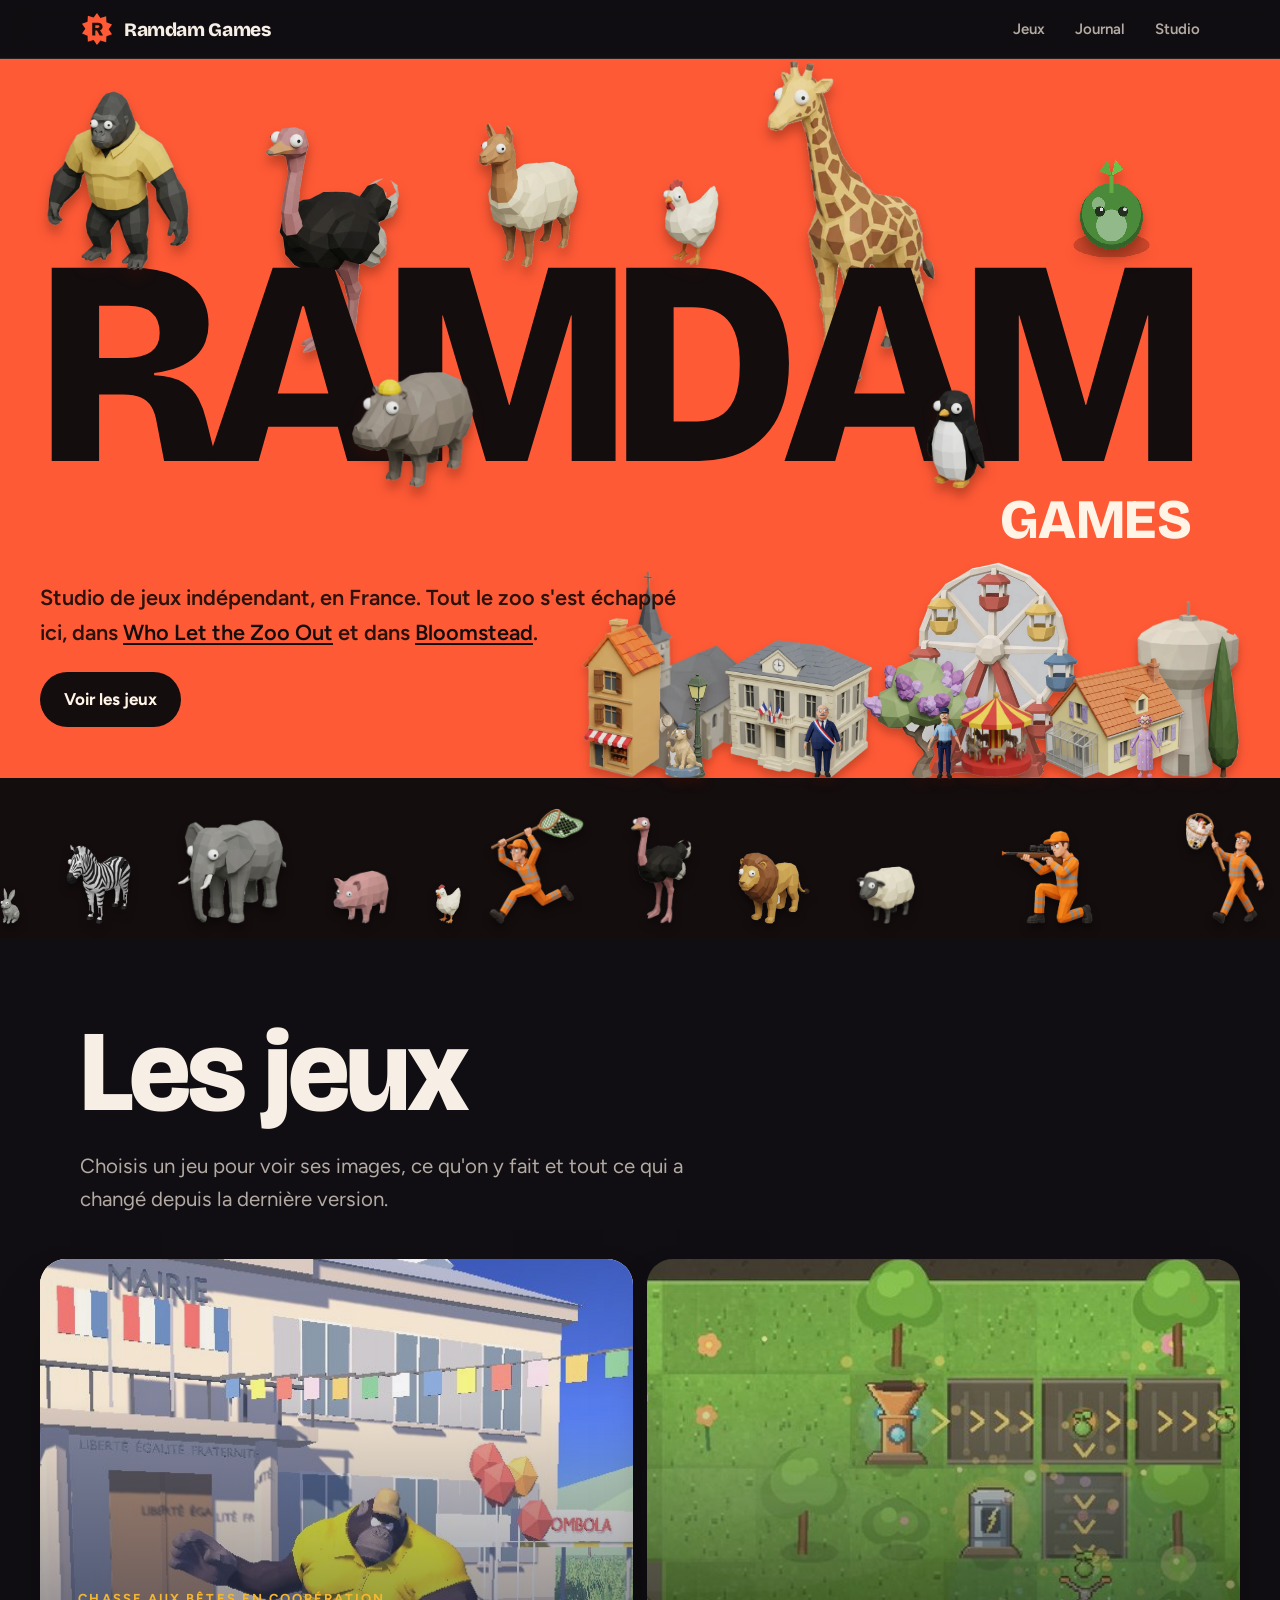
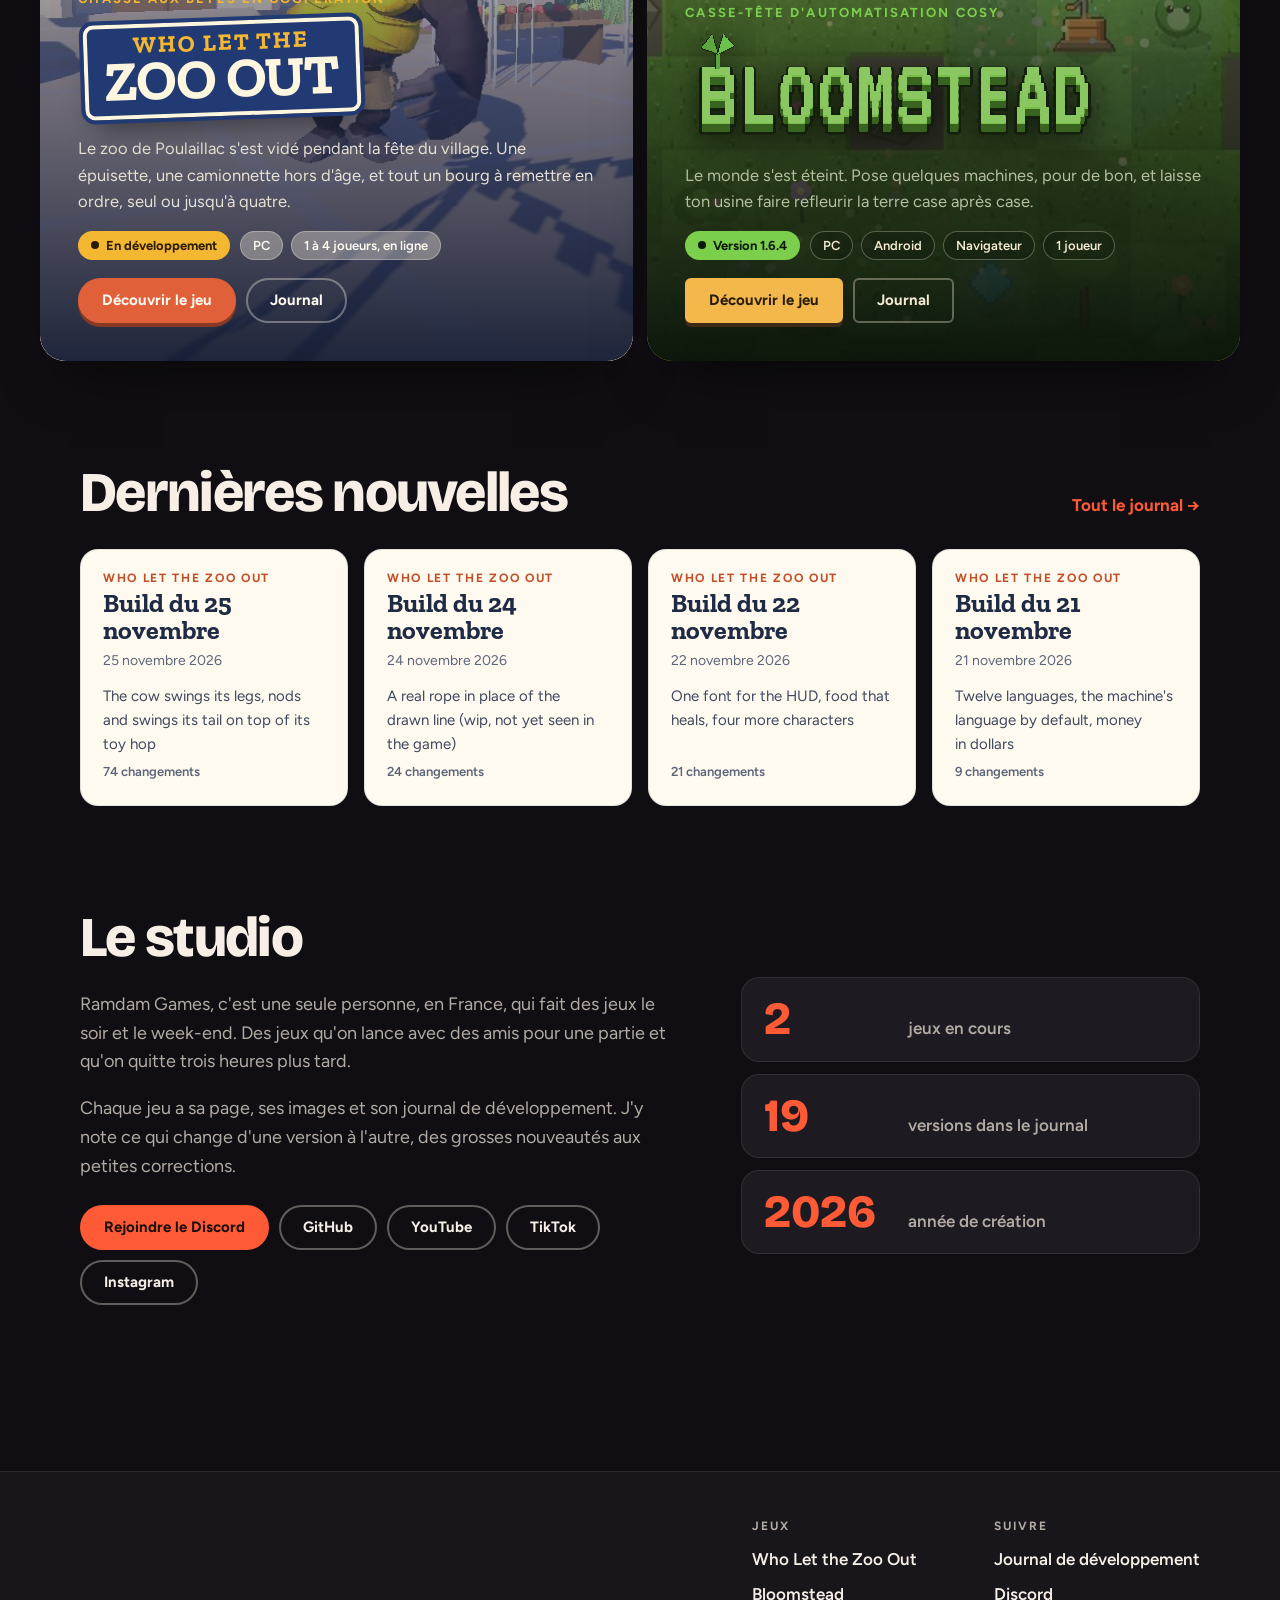
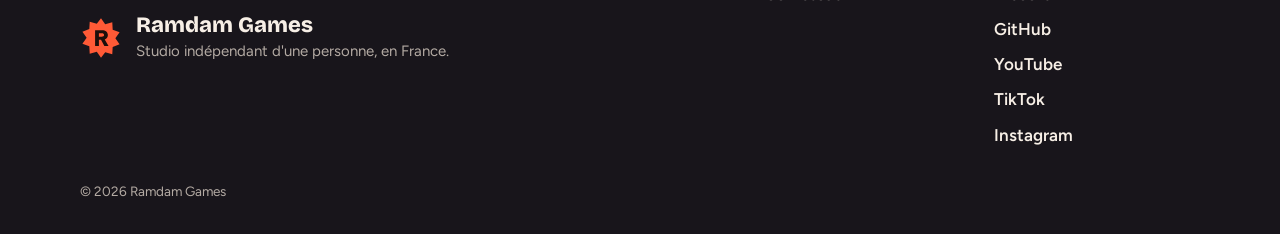
<file: docs/index.html>
<!doctype html>
<html lang="fr">
<head>
<meta charset="utf-8">
<meta name="viewport" content="width=device-width, initial-scale=1">
<title>Ramdam Games</title>
<meta name="description" content="Studio de jeux indépendant d&#x27;une personne, en France. Dans Who Let the Zoo Out, tout le zoo de Poulaillac s&#x27;est échappé pendant la fête du village et il faut le rattraper, seul ou jusqu&#x27;à quatre. Dans Bloomstead, de petites machines font refleurir un monde éteint, case après case.">
<meta property="og:title" content="Ramdam Games">
<meta property="og:description" content="Studio de jeux indépendant d&#x27;une personne, en France. Dans Who Let the Zoo Out, tout le zoo de Poulaillac s&#x27;est échappé pendant la fête du village et il faut le rattraper, seul ou jusqu&#x27;à quatre. Dans Bloomstead, de petites machines font refleurir un monde éteint, case après case.">
<meta property="og:type" content="website">
<meta property="og:site_name" content="Ramdam Games">
<meta property="og:locale" content="fr_FR">
<meta name="theme-color" content="#ff5a36">
<meta property="og:url" content="https://ramdam-games.github.io/">
<meta property="og:image" content="https://ramdam-games.github.io/assets/og/home.jpg?v=7d26efac">
<meta property="og:image:width" content="1200">
<meta property="og:image:height" content="630">
<meta property="og:image:alt" content="Ramdam Games">
<meta name="twitter:image" content="https://ramdam-games.github.io/assets/og/home.jpg?v=7d26efac">
<meta name="twitter:card" content="summary_large_image">
<link rel="icon" href="assets/favicon.svg" type="image/svg+xml">
<link rel="preconnect" href="https://fonts.googleapis.com">
<link rel="preconnect" href="https://fonts.gstatic.com" crossorigin>
<link rel="stylesheet" href="https://fonts.googleapis.com/css2?family=Bricolage+Grotesque:opsz,wght@12..96,500;12..96,700;12..96,800&family=Figtree:wght@400;500;600;700&family=Zilla+Slab:wght@500;700&family=VT323&display=swap">
<link rel="stylesheet" href="assets/site.css?v=8e3ceaf0">
</head>
<body class="t-studio home">
<header class="nav">
  <div class="nav-in">
    <a class="brand" href="index.html"><svg class="mark" width="34" height="34" viewBox="0 0 64 64" aria-hidden="true"><path d="M32 2l6.4 9.2 10.8-3.1.6 11.2 10.5 4-6.4 9.2 6.4 9.2-10.5 4-.6 11.2-10.8-3.1L32 62l-6.4-9.2-10.8 3.1-.6-11.2-10.5-4 6.4-9.2-6.4-9.2 10.5-4 .6-11.2 10.8 3.1z" fill="var(--brand)"/><path d="M23 44V20h10.5c5.6 0 9 3 9 7.6 0 3.3-1.8 5.6-4.8 6.6L43.5 44h-6.4l-5.1-9.2h-3.2V44zm5.8-14h4.2c2.4 0 3.7-1 3.7-2.6 0-1.7-1.3-2.6-3.7-2.6h-4.2z" fill="var(--brand-ink)"/></svg><span>Ramdam Games</span></a>
    <nav aria-label="Navigation principale">
      <a href="index.html#jeux">Jeux</a>
      <a href="journal.html">Journal</a>
      <a href="index.html#studio">Studio</a>
    </nav>
  </div>
</header>
<main>
<section class="ramdam" aria-label="Ramdam Games">
  <div class="ramdam-in">
    <h1 class="wordmark" aria-label="Ramdam Games">
      <span class="word" aria-hidden="true"><span>R</span><span>a</span><span>m</span><span>d</span><span>a</span><span>m</span></span>
      <img class="perch p-girafe back" src="assets/img/fourriere/cast/girafe.webp" alt="" style="--d:.55"><img class="perch p-autruche back" src="assets/img/fourriere/cast/autruche.webp" alt="" style="--d:.45"><img class="perch p-bernard" src="assets/img/fourriere/cast/bernard.webp" alt="" style="--d:1"><img class="perch p-lama" src="assets/img/fourriere/cast/lama.webp" alt="" style="--d:.8"><img class="perch p-sprout" src="assets/img/bloomstead/mascot.png" alt="" style="--d:.7"><img class="perch p-poule" src="assets/img/fourriere/cast/poule.webp" alt="" style="--d:.9"><img class="perch p-monique" src="assets/img/fourriere/cast/monique.webp" alt="" style="--d:1.25"><img class="perch p-manchot" src="assets/img/fourriere/cast/manchot.webp" alt="" style="--d:1.1">
      <span class="games" aria-hidden="true">games</span>
    </h1>
    <p class="ramdam-sub">Studio de jeux indépendant, en France. Tout le zoo s'est échappé ici, dans <a href="jeux/who-let-the-zoo-out/index.html">Who Let the Zoo Out</a> et dans <a href="jeux/bloomstead/index.html">Bloomstead</a>.</p>
    <a class="ramdam-down" href="#jeux">Voir les jeux</a>
    <div class="village" aria-hidden="true"><img src="assets/img/fourriere/village/eglise.webp" alt="" style="left:3%;height:96%;z-index:1;--d:.25;--i:0"><img src="assets/img/fourriere/village/granderoue.webp" alt="" style="left:49%;height:100%;z-index:1;--d:.25;--i:1"><img src="assets/img/fourriere/village/chateaueau.webp" alt="" style="left:84%;height:82%;z-index:1;--d:.25;--i:2"><img src="assets/img/fourriere/village/commerce1.webp" alt="" style="left:-1%;height:74%;z-index:2;--d:.4;--i:3"><img src="assets/img/fourriere/village/lampadaire.webp" alt="" style="left:15%;height:50%;z-index:3;--d:.5;--i:4"><img src="assets/img/fourriere/village/mairie.webp" alt="" style="left:21%;height:64%;z-index:2;--d:.4;--i:5"><img src="assets/img/fourriere/village/lilas.webp" alt="" style="left:42%;height:56%;z-index:2;--d:.45;--i:6"><img src="assets/img/fourriere/village/manege.webp" alt="" style="left:57%;height:40%;z-index:3;--d:.55;--i:7"><img src="assets/img/fourriere/village/pavillon3.webp" alt="" style="left:70%;height:56%;z-index:2;--d:.4;--i:8"><img src="assets/img/fourriere/village/cypres.webp" alt="" style="left:95%;height:66%;z-index:2;--d:.45;--i:9"><img src="assets/img/fourriere/cast/maire.webp" alt="" style="left:33%;height:34%;z-index:4;--d:.7;--i:10"><img src="assets/img/fourriere/village/mascotte.webp" alt="" style="left:11%;height:30%;z-index:4;--d:.7;--i:11"><img src="assets/img/fourriere/cast/garde.webp" alt="" style="left:52%;height:33%;z-index:4;--d:.7;--i:12"><img src="assets/img/fourriere/cast/mmepichon.webp" alt="" style="left:83%;height:30%;z-index:4;--d:.7;--i:13"></div>
  </div>
  <div class="parade" aria-hidden="true"><div class="parade-track"><img class="runner" src="assets/img/fourriere/cast/lapin.webp" alt="" style="--h:0.5"><img class="runner" src="assets/img/fourriere/cast/zebre.webp" alt="" style="--h:1.1"><img class="runner" src="assets/img/fourriere/cast/elephant.webp" alt="" style="--h:1.45"><img class="runner" src="assets/img/fourriere/cast/cochon.webp" alt="" style="--h:0.75"><img class="runner" src="assets/img/fourriere/cast/poule.webp" alt="" style="--h:0.55"><img class="chaser" src="assets/img/fourriere/cast/chasseur-filet.webp" alt="" style="--h:1.6"><img class="runner" src="assets/img/fourriere/cast/autruche.webp" alt="" style="--h:1.5"><img class="runner" src="assets/img/fourriere/cast/lion.webp" alt="" style="--h:1"><img class="runner" src="assets/img/fourriere/cast/mouton.webp" alt="" style="--h:0.8"><img class="hunter" src="assets/img/fourriere/cast/chasseur-fusil.webp" alt="" style="--h:1.3"><img class="chaser" src="assets/img/fourriere/cast/chasseur-prise.webp" alt="" style="--h:1.55"><img class="van" src="assets/img/fourriere/cast/camionnette.webp" alt="" style="--h:1.1"><img class="runner" src="assets/img/fourriere/cast/lapin.webp" alt="" style="--h:0.5"><img class="runner" src="assets/img/fourriere/cast/zebre.webp" alt="" style="--h:1.1"><img class="runner" src="assets/img/fourriere/cast/elephant.webp" alt="" style="--h:1.45"><img class="runner" src="assets/img/fourriere/cast/cochon.webp" alt="" style="--h:0.75"><img class="runner" src="assets/img/fourriere/cast/poule.webp" alt="" style="--h:0.55"><img class="chaser" src="assets/img/fourriere/cast/chasseur-filet.webp" alt="" style="--h:1.6"><img class="runner" src="assets/img/fourriere/cast/autruche.webp" alt="" style="--h:1.5"><img class="runner" src="assets/img/fourriere/cast/lion.webp" alt="" style="--h:1"><img class="runner" src="assets/img/fourriere/cast/mouton.webp" alt="" style="--h:0.8"><img class="hunter" src="assets/img/fourriere/cast/chasseur-fusil.webp" alt="" style="--h:1.3"><img class="chaser" src="assets/img/fourriere/cast/chasseur-prise.webp" alt="" style="--h:1.55"><img class="van" src="assets/img/fourriere/cast/camionnette.webp" alt="" style="--h:1.1"></div></div>
</section>

<section class="home-hero" id="jeux">
  <div class="home-head wrap">
    <h2>Les jeux</h2>
    <p class="lead">Choisis un jeu pour voir ses images, ce qu'on y fait et tout ce qui a changé depuis la dernière version.</p>
  </div>
  <div class="picker">
    <article class="pane t-fourriere" style="background-image:url('assets/img/fourriere/bernard-mairie.jpg')">
      <a class="pane-link" href="jeux/who-let-the-zoo-out/index.html" aria-label="Who Let the Zoo Out"></a>
      <div class="pane-shade"></div>
      <div class="pane-body">
        <p class="pane-genre">Chasse aux bêtes en coopération</p>
        <h2 class="pane-title title-sign"><span>Who Let the</span> Zoo Out</h2>
        <p class="pane-short">Le zoo de Poulaillac s&#x27;est vidé pendant la fête du village. Une épuisette, une camionnette hors d&#x27;âge, et tout un bourg à remettre en ordre, seul ou jusqu&#x27;à quatre.</p>
        <div class="pane-meta"><span class="status status-dev">En développement</span><ul class="pills"><li>PC</li><li>1 à 4 joueurs, en ligne</li></ul></div>
        <div class="pane-actions"><a class="btn" href="jeux/who-let-the-zoo-out/index.html">Découvrir le jeu</a><a class="btn ghost" href="jeux/who-let-the-zoo-out/journal.html">Journal</a></div>
      </div>
    </article><article class="pane t-bloomstead" style="background-image:url('assets/img/bloomstead/hero.jpg')">
      <a class="pane-link" href="jeux/bloomstead/index.html" aria-label="Bloomstead"></a>
      <div class="pane-shade"></div>
      <div class="pane-body">
        <p class="pane-genre">Casse-tête d&#x27;automatisation cosy</p>
        <h2 class="pane-title title-img"><img src="assets/img/bloomstead/logo.png" alt="Bloomstead" width="1600" height="480"></h2>
        <p class="pane-short">Le monde s&#x27;est éteint. Pose quelques machines, pour de bon, et laisse ton usine faire refleurir la terre case après case.</p>
        <div class="pane-meta"><span class="status status-live">Version 1.6.4</span><ul class="pills"><li>PC</li><li>Android</li><li>Navigateur</li><li>1 joueur</li></ul></div>
        <div class="pane-actions"><a class="btn" href="jeux/bloomstead/index.html">Découvrir le jeu</a><a class="btn ghost" href="jeux/bloomstead/journal.html">Journal</a></div>
      </div>
    </article>
  </div>
</section>

<section class="wrap block">
  <div class="block-head"><h2>Dernières nouvelles</h2><a class="more" href="journal.html">Tout le journal</a></div>
  <div class="news"><a class="news-card t-fourriere" href="jeux/who-let-the-zoo-out/journal.html#who-let-the-zoo-out-build-du-25-novembre">
      <span class="news-game">Who Let the Zoo Out</span>
      <strong>Build du 25 novembre</strong>
      <time datetime="2026-11-25">25 novembre 2026</time>
      <p>The cow swings its legs, nods and swings its tail on top of its toy hop</p>
      <span class="news-count">74 changements</span>
    </a><a class="news-card t-fourriere" href="jeux/who-let-the-zoo-out/journal.html#who-let-the-zoo-out-build-du-24-novembre">
      <span class="news-game">Who Let the Zoo Out</span>
      <strong>Build du 24 novembre</strong>
      <time datetime="2026-11-24">24 novembre 2026</time>
      <p>A real rope in place of the drawn line (wip, not yet seen in the game)</p>
      <span class="news-count">24 changements</span>
    </a><a class="news-card t-fourriere" href="jeux/who-let-the-zoo-out/journal.html#who-let-the-zoo-out-build-du-22-novembre">
      <span class="news-game">Who Let the Zoo Out</span>
      <strong>Build du 22 novembre</strong>
      <time datetime="2026-11-22">22 novembre 2026</time>
      <p>One font for the HUD, food that heals, four more characters</p>
      <span class="news-count">21 changements</span>
    </a><a class="news-card t-fourriere" href="jeux/who-let-the-zoo-out/journal.html#who-let-the-zoo-out-build-du-21-novembre">
      <span class="news-game">Who Let the Zoo Out</span>
      <strong>Build du 21 novembre</strong>
      <time datetime="2026-11-21">21 novembre 2026</time>
      <p>Twelve languages, the machine&#x27;s language by default, money in dollars</p>
      <span class="news-count">9 changements</span>
    </a></div>
</section>

<section class="wrap block studio" id="studio">
  <div class="studio-text">
    <h2>Le studio</h2>
    <p>Ramdam Games, c&#x27;est une seule personne, en France, qui fait des jeux le soir et le week-end. Des jeux qu&#x27;on lance avec des amis pour une partie et qu&#x27;on quitte trois heures plus tard.</p><p>Chaque jeu a sa page, ses images et son journal de développement. J&#x27;y note ce qui change d&#x27;une version à l&#x27;autre, des grosses nouveautés aux petites corrections.</p>
    <p class="studio-links"><a class="btn" href="https://discord.gg/k4crjTtuuf">Rejoindre le Discord</a><a class="btn ghost" href="https://github.com/ramdam-games">GitHub</a><a class="btn ghost" href="https://www.youtube.com/@RamdamGames">YouTube</a><a class="btn ghost" href="https://www.tiktok.com/@ramdamgames">TikTok</a><a class="btn ghost" href="https://www.instagram.com/ramdamgames/">Instagram</a></p>
  </div>
  <dl class="studio-facts">
    <div><dt>2</dt><dd>jeux en cours</dd></div>
    <div><dt>19</dt><dd>versions dans le journal</dd></div>
    <div><dt>2026</dt><dd>année de création</dd></div>
  </dl>
</section>
</main>
<footer class="foot">
  <div class="foot-in">
    <div class="foot-brand"><svg class="mark" width="42" height="42" viewBox="0 0 64 64" aria-hidden="true"><path d="M32 2l6.4 9.2 10.8-3.1.6 11.2 10.5 4-6.4 9.2 6.4 9.2-10.5 4-.6 11.2-10.8-3.1L32 62l-6.4-9.2-10.8 3.1-.6-11.2-10.5-4 6.4-9.2-6.4-9.2 10.5-4 .6-11.2 10.8 3.1z" fill="var(--brand)"/><path d="M23 44V20h10.5c5.6 0 9 3 9 7.6 0 3.3-1.8 5.6-4.8 6.6L43.5 44h-6.4l-5.1-9.2h-3.2V44zm5.8-14h4.2c2.4 0 3.7-1 3.7-2.6 0-1.7-1.3-2.6-3.7-2.6h-4.2z" fill="var(--brand-ink)"/></svg><div><strong>Ramdam Games</strong><span>Studio indépendant d&#x27;une personne, en France.</span></div></div>
    <div class="foot-cols">
      <div><h4>Jeux</h4><a href="jeux/who-let-the-zoo-out/index.html">Who Let the Zoo Out</a><a href="jeux/bloomstead/index.html">Bloomstead</a></div>
      <div><h4>Suivre</h4><a href="journal.html">Journal de développement</a><a href="https://discord.gg/k4crjTtuuf">Discord</a><a href="https://github.com/ramdam-games">GitHub</a><a href="https://www.youtube.com/@RamdamGames">YouTube</a><a href="https://www.tiktok.com/@ramdamgames">TikTok</a><a href="https://www.instagram.com/ramdamgames/">Instagram</a></div>
    </div>
  </div>
  <p class="foot-note">© 2026 Ramdam Games</p>
</footer>
<script src="assets/site.js?v=fd4f5c33" defer></script>
</body>
</html>
</file>
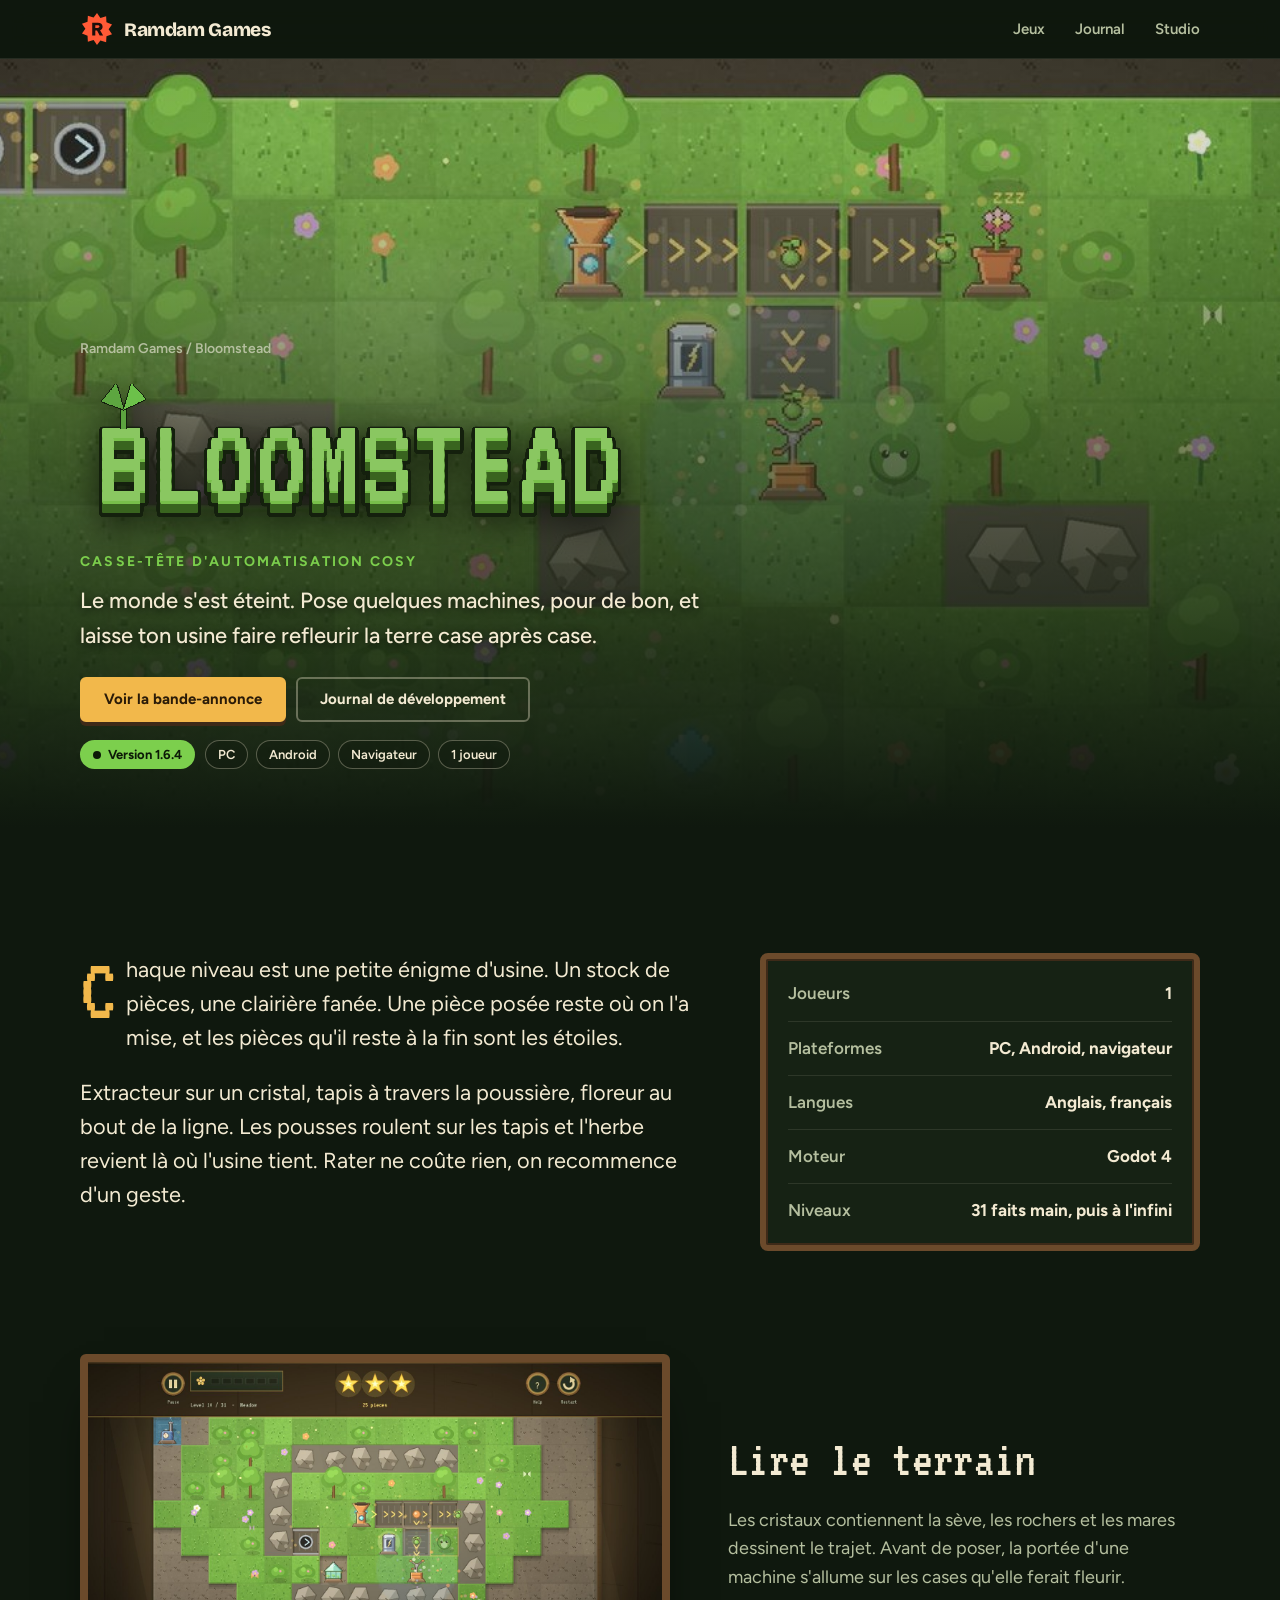
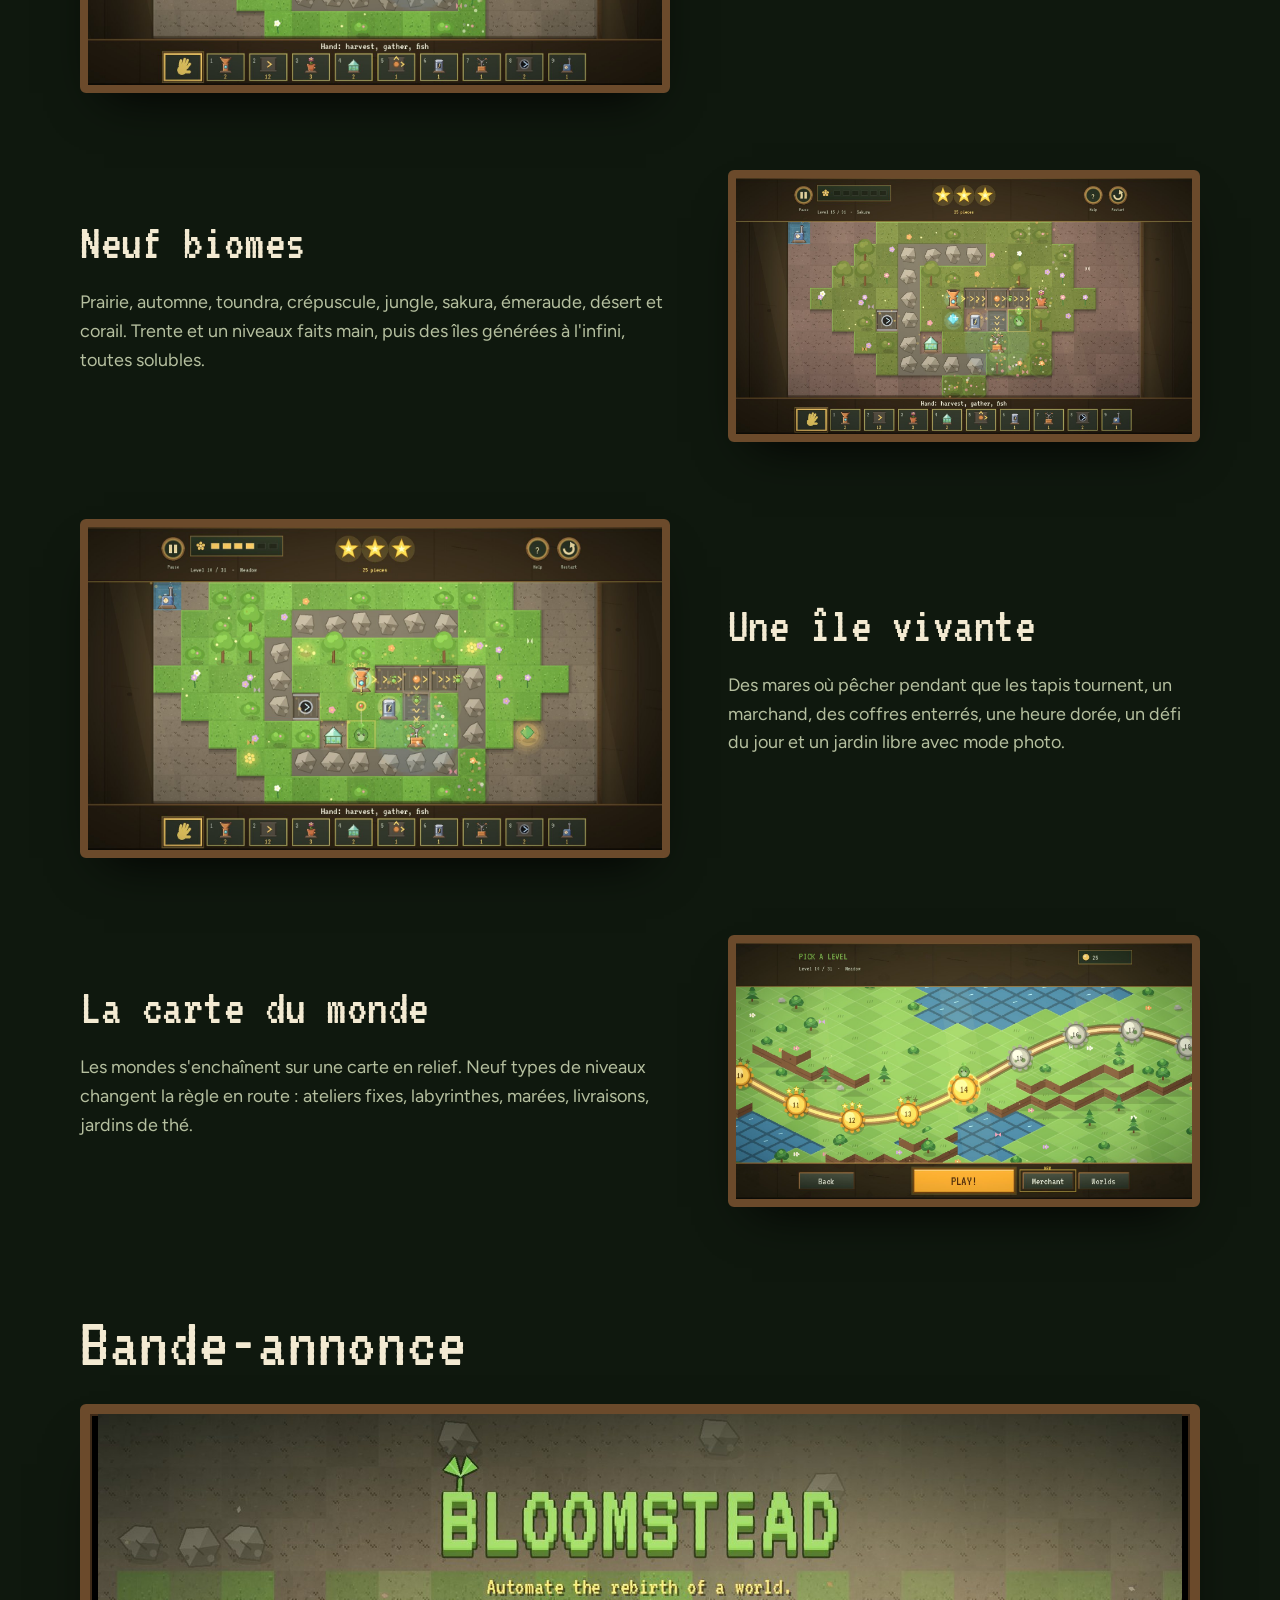
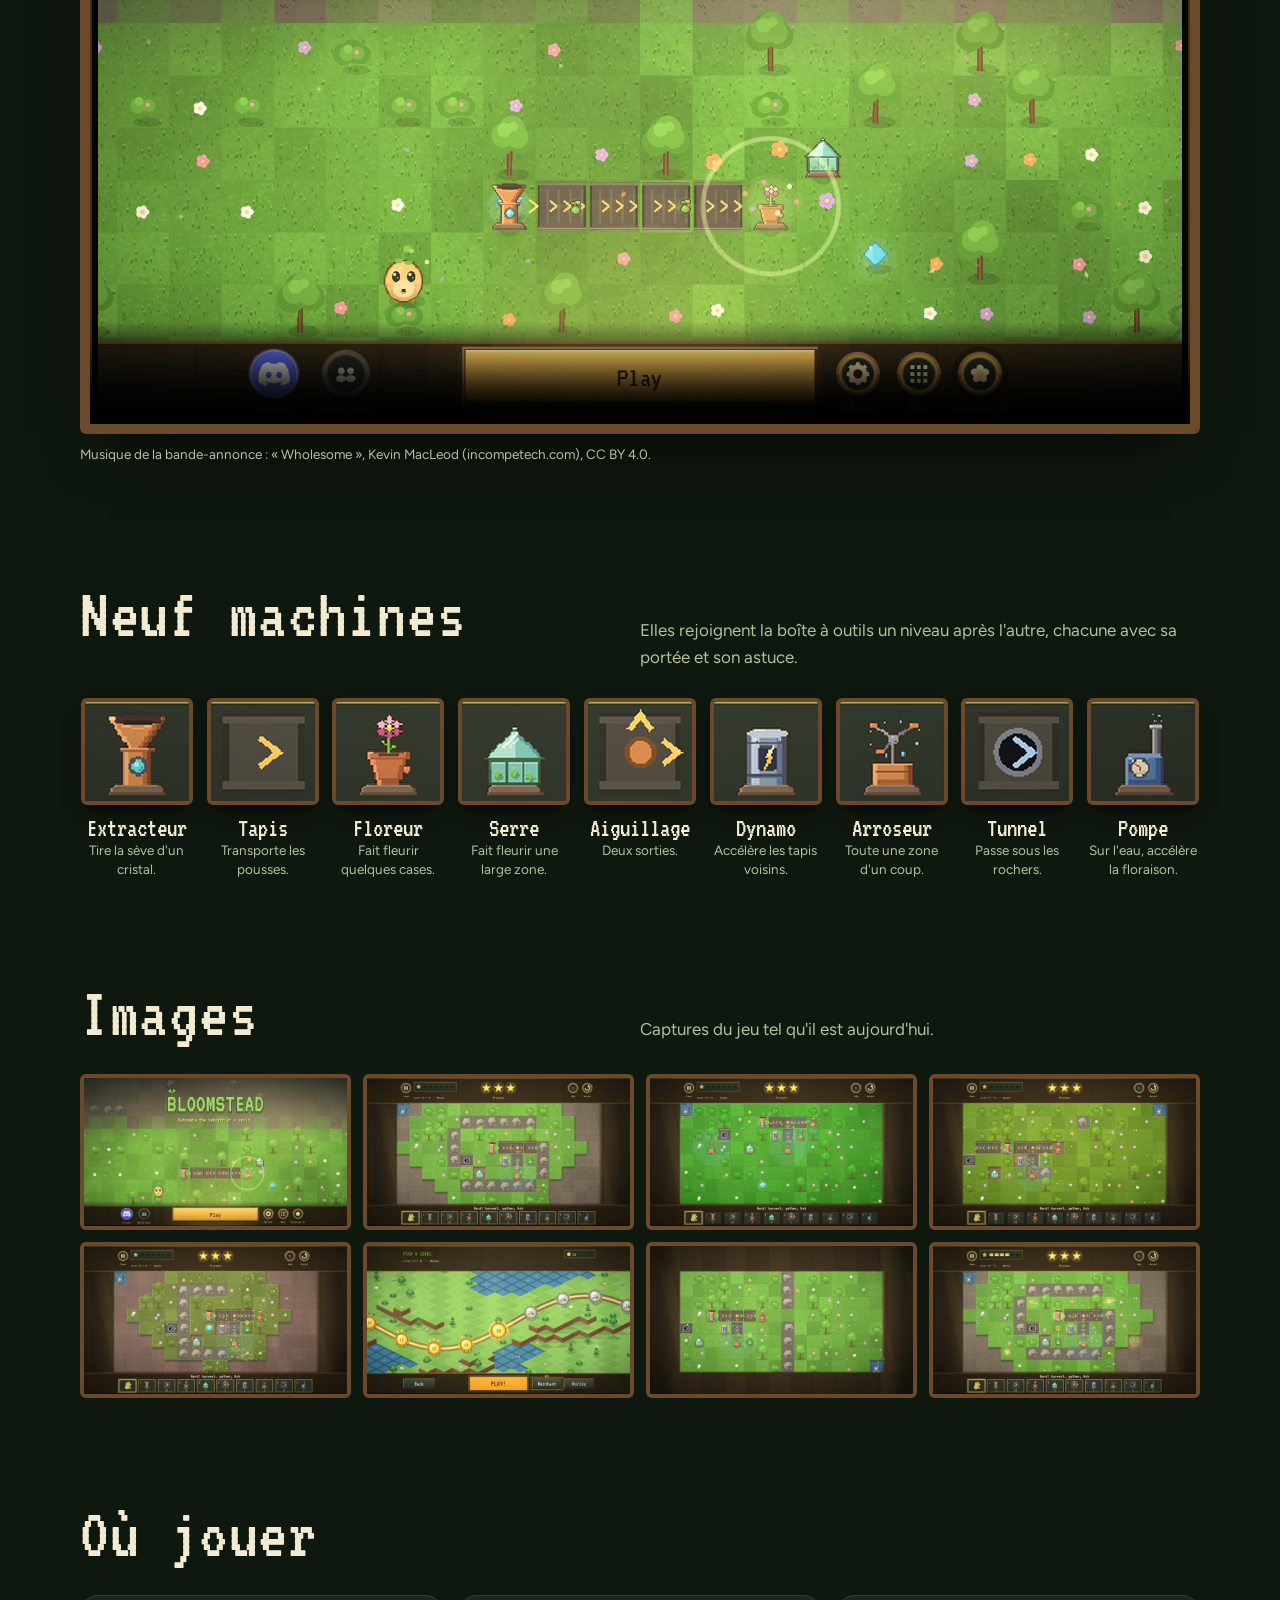
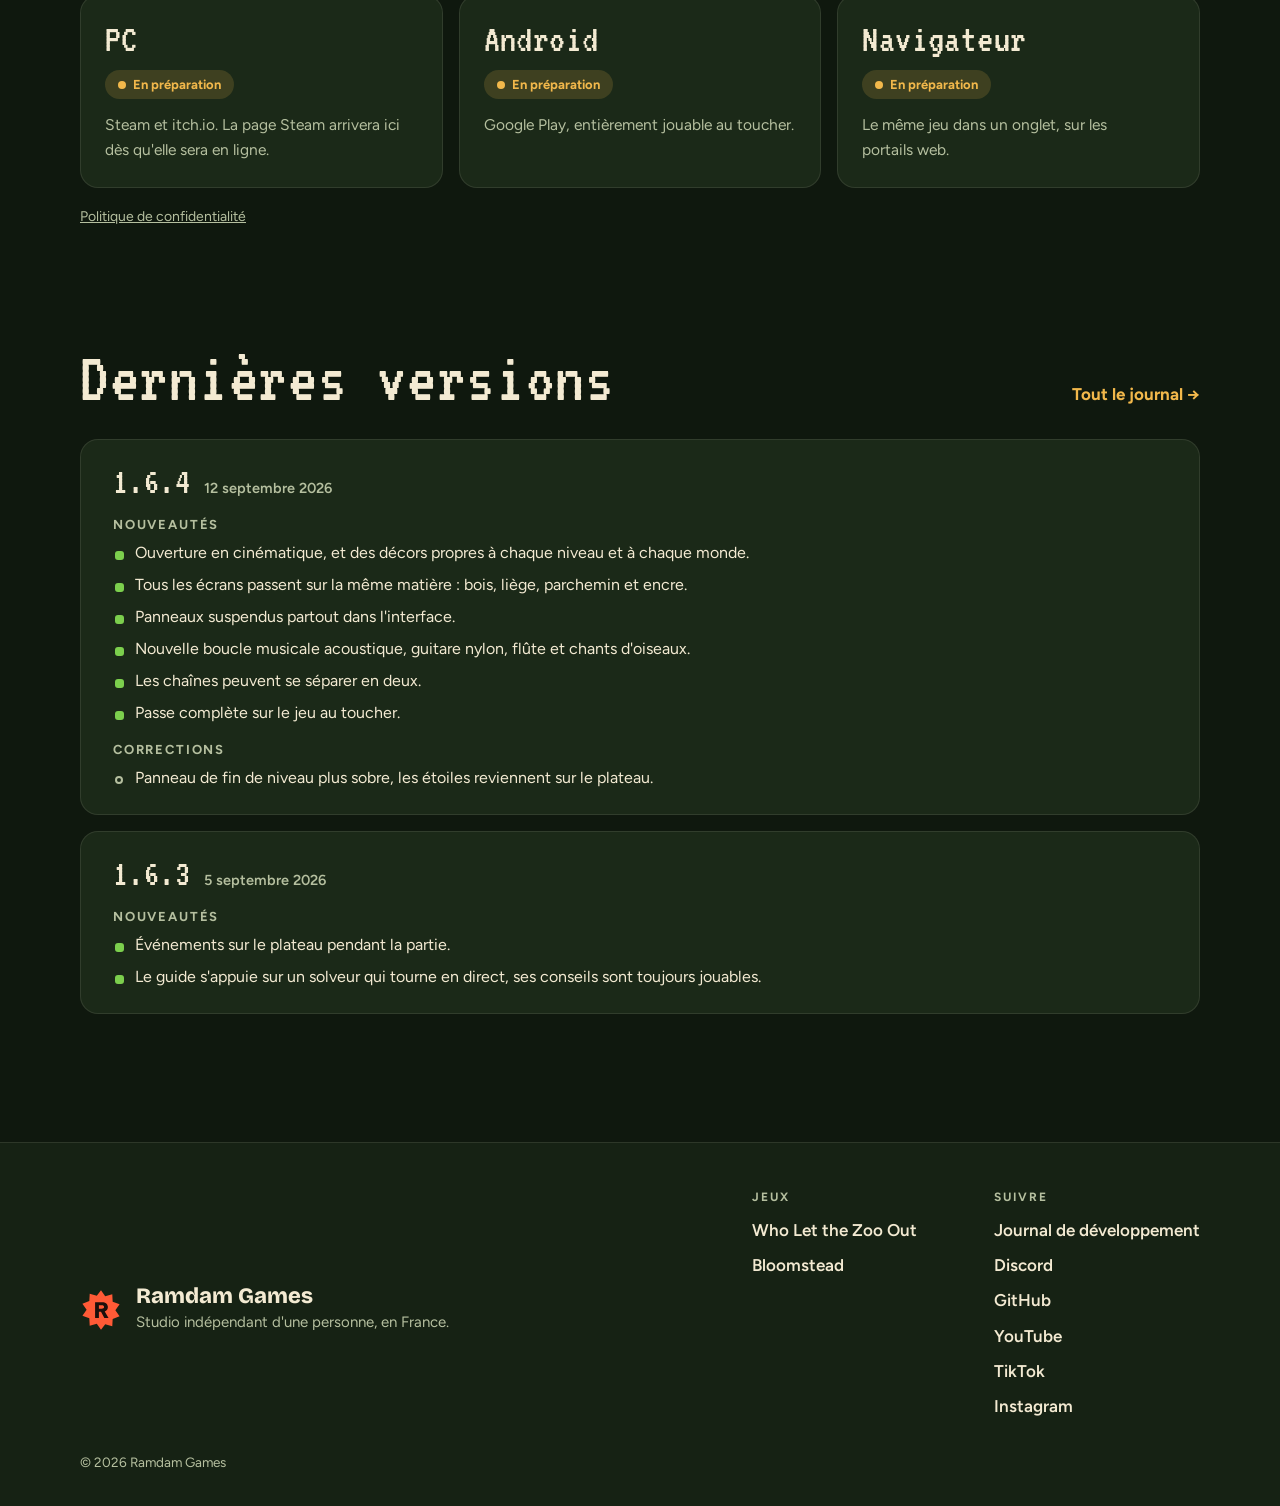
<file: docs/jeux/bloomstead/index.html>
<!doctype html>
<html lang="fr">
<head>
<meta charset="utf-8">
<meta name="viewport" content="width=device-width, initial-scale=1">
<title>Bloomstead | Ramdam Games</title>
<meta name="description" content="Le monde s&#x27;est éteint. Pose quelques machines, pour de bon, et laisse ton usine faire refleurir la terre case après case.">
<meta property="og:title" content="Bloomstead | Ramdam Games">
<meta property="og:description" content="Le monde s&#x27;est éteint. Pose quelques machines, pour de bon, et laisse ton usine faire refleurir la terre case après case.">
<meta property="og:type" content="website">
<meta property="og:site_name" content="Ramdam Games">
<meta property="og:locale" content="fr_FR">
<meta name="theme-color" content="#7ccf4d">
<meta property="og:url" content="https://ramdam-games.github.io/jeux/bloomstead/">
<meta property="og:image" content="https://ramdam-games.github.io/assets/og/bloomstead.jpg?v=664d4d9a">
<meta property="og:image:width" content="1200">
<meta property="og:image:height" content="630">
<meta property="og:image:alt" content="Bloomstead | Ramdam Games">
<meta name="twitter:image" content="https://ramdam-games.github.io/assets/og/bloomstead.jpg?v=664d4d9a">
<meta name="twitter:card" content="summary_large_image">
<link rel="icon" href="../../assets/favicon.svg" type="image/svg+xml">
<link rel="preconnect" href="https://fonts.googleapis.com">
<link rel="preconnect" href="https://fonts.gstatic.com" crossorigin>
<link rel="stylesheet" href="https://fonts.googleapis.com/css2?family=Bricolage+Grotesque:opsz,wght@12..96,500;12..96,700;12..96,800&family=Figtree:wght@400;500;600;700&family=Zilla+Slab:wght@500;700&family=VT323&display=swap">
<link rel="stylesheet" href="../../assets/site.css?v=8e3ceaf0">
</head>
<body class="t-bloomstead ">
<header class="nav">
  <div class="nav-in">
    <a class="brand" href="../../index.html"><svg class="mark" width="34" height="34" viewBox="0 0 64 64" aria-hidden="true"><path d="M32 2l6.4 9.2 10.8-3.1.6 11.2 10.5 4-6.4 9.2 6.4 9.2-10.5 4-.6 11.2-10.8-3.1L32 62l-6.4-9.2-10.8 3.1-.6-11.2-10.5-4 6.4-9.2-6.4-9.2 10.5-4 .6-11.2 10.8 3.1z" fill="var(--brand)"/><path d="M23 44V20h10.5c5.6 0 9 3 9 7.6 0 3.3-1.8 5.6-4.8 6.6L43.5 44h-6.4l-5.1-9.2h-3.2V44zm5.8-14h4.2c2.4 0 3.7-1 3.7-2.6 0-1.7-1.3-2.6-3.7-2.6h-4.2z" fill="var(--brand-ink)"/></svg><span>Ramdam Games</span></a>
    <nav aria-label="Navigation principale">
      <a href="../../index.html#jeux">Jeux</a>
      <a href="../../journal.html">Journal</a>
      <a href="../../index.html#studio">Studio</a>
    </nav>
  </div>
</header>
<main>
<section class="game-hero" style="background-image:url('../../assets/img/bloomstead/hero.jpg')">
  <div class="game-hero-in wrap">
    
    <p class="crumbs"><a href="../../index.html">Ramdam Games</a> <span aria-hidden="true">/</span> Bloomstead</p>
    <h1 class="title title-img"><img src="../../assets/img/bloomstead/logo.png" alt="Bloomstead" width="1600" height="480"></h1>
    <p class="genre">Casse-tête d&#x27;automatisation cosy</p>
    <p class="lead">Le monde s&#x27;est éteint. Pose quelques machines, pour de bon, et laisse ton usine faire refleurir la terre case après case.</p>
    <div class="hero-actions"><a class="btn" href="#bande-annonce">Voir la bande-annonce</a><a class="btn ghost" href="journal.html">Journal de développement</a></div>
    <div class="pane-meta"><span class="status status-live">Version 1.6.4</span><ul class="pills"><li>PC</li><li>Android</li><li>Navigateur</li><li>1 joueur</li></ul></div>
  </div>
</section>

<section class="wrap block intro">
  <div class="intro-text"><p>Chaque niveau est une petite énigme d&#x27;usine. Un stock de pièces, une clairière fanée. Une pièce posée reste où on l&#x27;a mise, et les pièces qu&#x27;il reste à la fin sont les étoiles.</p><p>Extracteur sur un cristal, tapis à travers la poussière, floreur au bout de la ligne. Les pousses roulent sur les tapis et l&#x27;herbe revient là où l&#x27;usine tient. Rater ne coûte rien, on recommence d&#x27;un geste.</p></div>
  <dl class="facts"><div><dt>Joueurs</dt><dd>1</dd></div><div><dt>Plateformes</dt><dd>PC, Android, navigateur</dd></div><div><dt>Langues</dt><dd>Anglais, français</dd></div><div><dt>Moteur</dt><dd>Godot 4</dd></div><div><dt>Niveaux</dt><dd>31 faits main, puis à l&#x27;infini</dd></div></dl>
</section>

<section class="wrap block features"><div class="feature">
      <figure><img src="../../assets/img/bloomstead/prairie.jpg" alt="" loading="lazy" width="1600" height="900"></figure>
      <div><h3>Lire le terrain</h3><p>Les cristaux contiennent la sève, les rochers et les mares dessinent le trajet. Avant de poser, la portée d&#x27;une machine s&#x27;allume sur les cases qu&#x27;elle ferait fleurir.</p></div>
    </div><div class="feature">
      <figure><img src="../../assets/img/bloomstead/sakura.jpg" alt="" loading="lazy" width="1600" height="900"></figure>
      <div><h3>Neuf biomes</h3><p>Prairie, automne, toundra, crépuscule, jungle, sakura, émeraude, désert et corail. Trente et un niveaux faits main, puis des îles générées à l&#x27;infini, toutes solubles.</p></div>
    </div><div class="feature">
      <figure><img src="../../assets/img/bloomstead/ile.jpg" alt="" loading="lazy" width="1600" height="900"></figure>
      <div><h3>Une île vivante</h3><p>Des mares où pêcher pendant que les tapis tournent, un marchand, des coffres enterrés, une heure dorée, un défi du jour et un jardin libre avec mode photo.</p></div>
    </div><div class="feature">
      <figure><img src="../../assets/img/bloomstead/carte.jpg" alt="" loading="lazy" width="1600" height="900"></figure>
      <div><h3>La carte du monde</h3><p>Les mondes s&#x27;enchaînent sur une carte en relief. Neuf types de niveaux changent la règle en route : ateliers fixes, labyrinthes, marées, livraisons, jardins de thé.</p></div>
    </div></section>
<section class="wrap block" id="bande-annonce">
  <div class="block-head"><h2>Bande-annonce</h2></div>
  <div class="trailer"><video controls preload="none" playsinline poster="../../assets/img/bloomstead/accueil.jpg"><source src="https://ramdam-games.github.io/bloomstead/media/bloomstead_trailer.mp4" type="video/mp4"></video></div>
  <p class="credit">Musique de la bande-annonce : « Wholesome », Kevin MacLeod (incompetech.com), CC BY 4.0.</p>
</section><section class="wrap block">
  <div class="block-head"><h2>Neuf machines</h2><p>Elles rejoignent la boîte à outils un niveau après l'autre, chacune avec sa portée et son astuce.</p></div>
  <div class="machines"><figure class="machine"><img src="../../assets/img/bloomstead/machines/extractor.png" alt="" loading="lazy" width="100" height="96"><figcaption><strong>Extracteur</strong><span>Tire la sève d&#x27;un cristal.</span></figcaption></figure><figure class="machine"><img src="../../assets/img/bloomstead/machines/belt.png" alt="" loading="lazy" width="100" height="96"><figcaption><strong>Tapis</strong><span>Transporte les pousses.</span></figcaption></figure><figure class="machine"><img src="../../assets/img/bloomstead/machines/bloomer.png" alt="" loading="lazy" width="100" height="96"><figcaption><strong>Floreur</strong><span>Fait fleurir quelques cases.</span></figcaption></figure><figure class="machine"><img src="../../assets/img/bloomstead/machines/greenhouse.png" alt="" loading="lazy" width="100" height="96"><figcaption><strong>Serre</strong><span>Fait fleurir une large zone.</span></figcaption></figure><figure class="machine"><img src="../../assets/img/bloomstead/machines/splitter.png" alt="" loading="lazy" width="100" height="96"><figcaption><strong>Aiguillage</strong><span>Deux sorties.</span></figcaption></figure><figure class="machine"><img src="../../assets/img/bloomstead/machines/dynamo.png" alt="" loading="lazy" width="100" height="96"><figcaption><strong>Dynamo</strong><span>Accélère les tapis voisins.</span></figcaption></figure><figure class="machine"><img src="../../assets/img/bloomstead/machines/sprinkler.png" alt="" loading="lazy" width="100" height="96"><figcaption><strong>Arroseur</strong><span>Toute une zone d&#x27;un coup.</span></figcaption></figure><figure class="machine"><img src="../../assets/img/bloomstead/machines/tunnel.png" alt="" loading="lazy" width="100" height="96"><figcaption><strong>Tunnel</strong><span>Passe sous les rochers.</span></figcaption></figure><figure class="machine"><img src="../../assets/img/bloomstead/machines/pump.png" alt="" loading="lazy" width="100" height="96"><figcaption><strong>Pompe</strong><span>Sur l&#x27;eau, accélère la floraison.</span></figcaption></figure></div>
</section>
<section class="wrap block" id="images">
  <div class="block-head"><h2>Images</h2><p>Captures du jeu tel qu'il est aujourd'hui.</p></div>
  <div class="gallery"><a class="shot" href="../../assets/img/bloomstead/accueil.jpg" data-caption="L&#x27;écran d&#x27;accueil, la clairière déjà en marche."><img src="../../assets/img/bloomstead/thumbs/accueil.jpg" alt="L&#x27;écran d&#x27;accueil, la clairière déjà en marche." loading="lazy" width="640" height="360"></a><a class="shot" href="../../assets/img/bloomstead/prairie.jpg" data-caption="Une usine dans la prairie."><img src="../../assets/img/bloomstead/thumbs/prairie.jpg" alt="Une usine dans la prairie." loading="lazy" width="640" height="360"></a><a class="shot" href="../../assets/img/bloomstead/jungle.jpg" data-caption="La vague de floraison dans la jungle."><img src="../../assets/img/bloomstead/thumbs/jungle.jpg" alt="La vague de floraison dans la jungle." loading="lazy" width="640" height="360"></a><a class="shot" href="../../assets/img/bloomstead/desert.jpg" data-caption="Le désert."><img src="../../assets/img/bloomstead/thumbs/desert.jpg" alt="Le désert." loading="lazy" width="640" height="360"></a><a class="shot" href="../../assets/img/bloomstead/sakura.jpg" data-caption="Le monde sakura."><img src="../../assets/img/bloomstead/thumbs/sakura.jpg" alt="Le monde sakura." loading="lazy" width="640" height="360"></a><a class="shot" href="../../assets/img/bloomstead/carte.jpg" data-caption="La carte des niveaux."><img src="../../assets/img/bloomstead/thumbs/carte.jpg" alt="La carte des niveaux." loading="lazy" width="640" height="360"></a><a class="shot" href="../../assets/img/bloomstead/jardin.jpg" data-caption="Le jardin."><img src="../../assets/img/bloomstead/thumbs/jardin.jpg" alt="Le jardin." loading="lazy" width="640" height="360"></a><a class="shot" href="../../assets/img/bloomstead/ile.jpg" data-caption="L&#x27;île vivante."><img src="../../assets/img/bloomstead/thumbs/ile.jpg" alt="L&#x27;île vivante." loading="lazy" width="640" height="360"></a></div>
</section>

<section class="wrap block">
  <div class="block-head"><h2>Où jouer</h2></div>
  <div class="doors"><div class="door"><h3>PC</h3><span class="status status-soon">En préparation</span><p>Steam et itch.io. La page Steam arrivera ici dès qu&#x27;elle sera en ligne.</p></div><div class="door"><h3>Android</h3><span class="status status-soon">En préparation</span><p>Google Play, entièrement jouable au toucher.</p></div><div class="door"><h3>Navigateur</h3><span class="status status-soon">En préparation</span><p>Le même jeu dans un onglet, sur les portails web.</p></div></div>
  <p class="small-links"><a href="https://ramdam-games.github.io/bloomstead/privacy.html">Politique de confidentialité</a></p>
</section>

<section class="wrap block">
  <div class="block-head"><h2>Dernières versions</h2><a class="more" href="journal.html">Tout le journal</a></div>
  <div class="entries"><article class="entry t-bloomstead" id="bloomstead-1.6.4" data-game="bloomstead"><header><h3>1.6.4</h3><time datetime="2026-09-12">12 septembre 2026</time></header><h4>Nouveautés</h4><ul><li>Ouverture en cinématique, et des décors propres à chaque niveau et à chaque monde.</li><li>Tous les écrans passent sur la même matière : bois, liège, parchemin et encre.</li><li>Panneaux suspendus partout dans l&#x27;interface.</li><li>Nouvelle boucle musicale acoustique, guitare nylon, flûte et chants d&#x27;oiseaux.</li><li>Les chaînes peuvent se séparer en deux.</li><li>Passe complète sur le jeu au toucher.</li></ul><h4>Corrections</h4><ul class="fix"><li>Panneau de fin de niveau plus sobre, les étoiles reviennent sur le plateau.</li></ul></article><article class="entry t-bloomstead" id="bloomstead-1.6.3" data-game="bloomstead"><header><h3>1.6.3</h3><time datetime="2026-09-05">5 septembre 2026</time></header><h4>Nouveautés</h4><ul><li>Événements sur le plateau pendant la partie.</li><li>Le guide s&#x27;appuie sur un solveur qui tourne en direct, ses conseils sont toujours jouables.</li></ul></article></div>
</section>
</main>
<dialog class="lightbox" aria-label="Image agrandie">
  <button class="lb-close" type="button" aria-label="Fermer">×</button>
  <button class="lb-prev" type="button" aria-label="Image précédente">‹</button>
  <figure><img alt=""><figcaption></figcaption></figure>
  <button class="lb-next" type="button" aria-label="Image suivante">›</button>
</dialog>
<footer class="foot">
  <div class="foot-in">
    <div class="foot-brand"><svg class="mark" width="42" height="42" viewBox="0 0 64 64" aria-hidden="true"><path d="M32 2l6.4 9.2 10.8-3.1.6 11.2 10.5 4-6.4 9.2 6.4 9.2-10.5 4-.6 11.2-10.8-3.1L32 62l-6.4-9.2-10.8 3.1-.6-11.2-10.5-4 6.4-9.2-6.4-9.2 10.5-4 .6-11.2 10.8 3.1z" fill="var(--brand)"/><path d="M23 44V20h10.5c5.6 0 9 3 9 7.6 0 3.3-1.8 5.6-4.8 6.6L43.5 44h-6.4l-5.1-9.2h-3.2V44zm5.8-14h4.2c2.4 0 3.7-1 3.7-2.6 0-1.7-1.3-2.6-3.7-2.6h-4.2z" fill="var(--brand-ink)"/></svg><div><strong>Ramdam Games</strong><span>Studio indépendant d&#x27;une personne, en France.</span></div></div>
    <div class="foot-cols">
      <div><h4>Jeux</h4><a href="../../jeux/who-let-the-zoo-out/index.html">Who Let the Zoo Out</a><a href="../../jeux/bloomstead/index.html">Bloomstead</a></div>
      <div><h4>Suivre</h4><a href="../../journal.html">Journal de développement</a><a href="https://discord.gg/k4crjTtuuf">Discord</a><a href="https://github.com/ramdam-games">GitHub</a><a href="https://www.youtube.com/@RamdamGames">YouTube</a><a href="https://www.tiktok.com/@ramdamgames">TikTok</a><a href="https://www.instagram.com/ramdamgames/">Instagram</a></div>
    </div>
  </div>
  <p class="foot-note">© 2026 Ramdam Games</p>
</footer>
<script src="../../assets/site.js?v=fd4f5c33" defer></script>
</body>
</html>
</file>
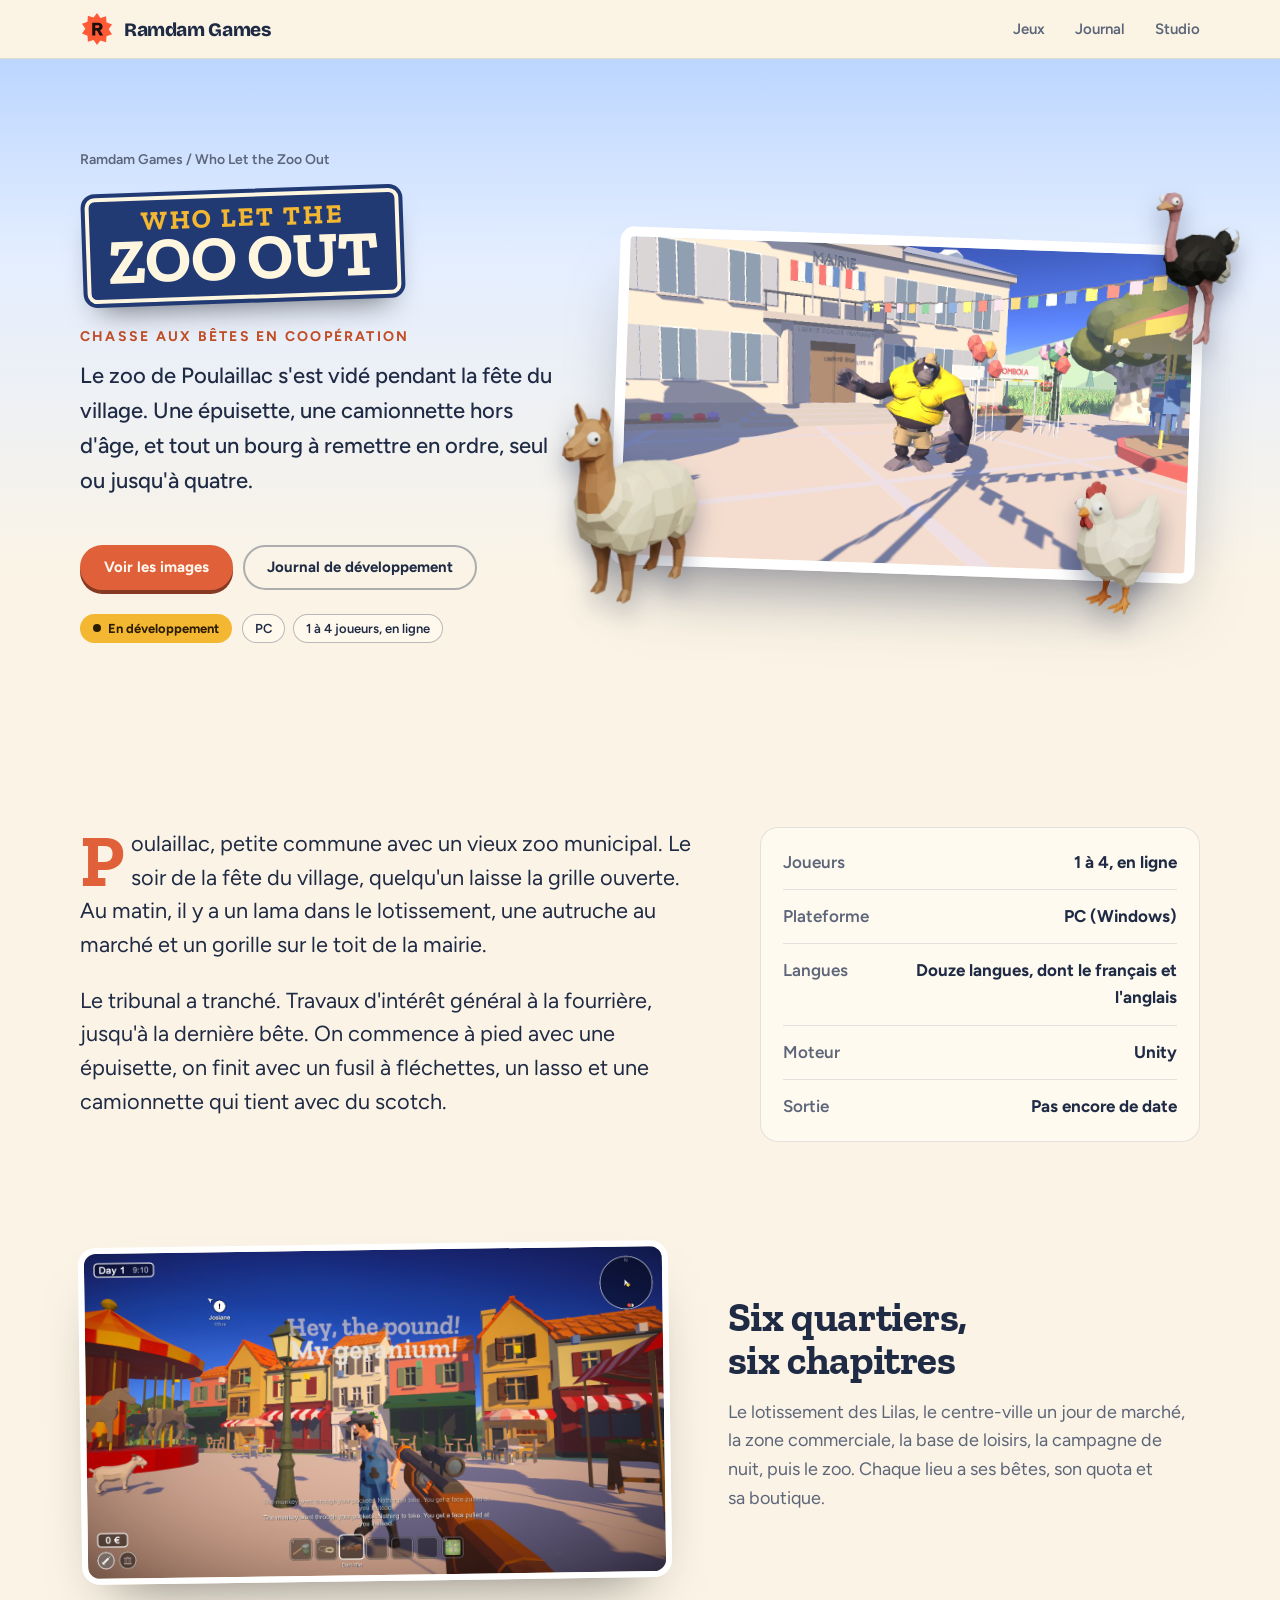
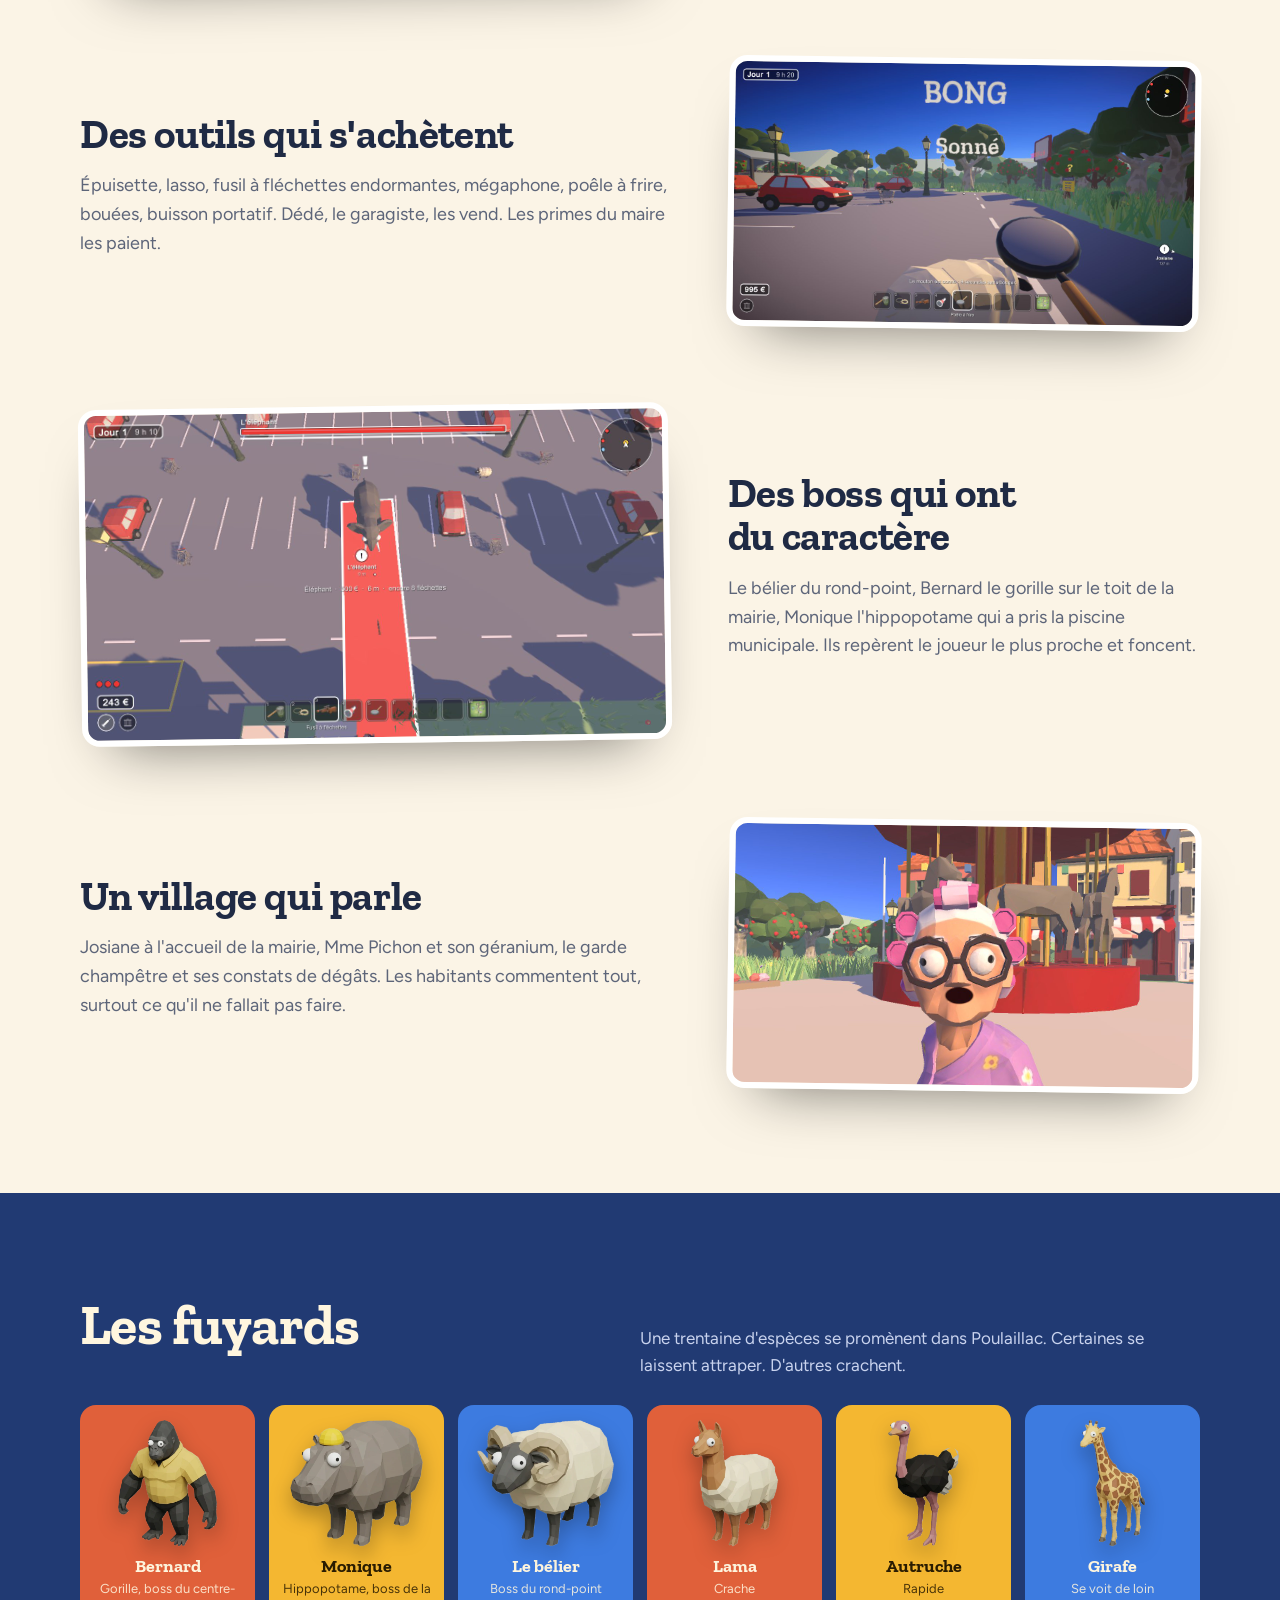
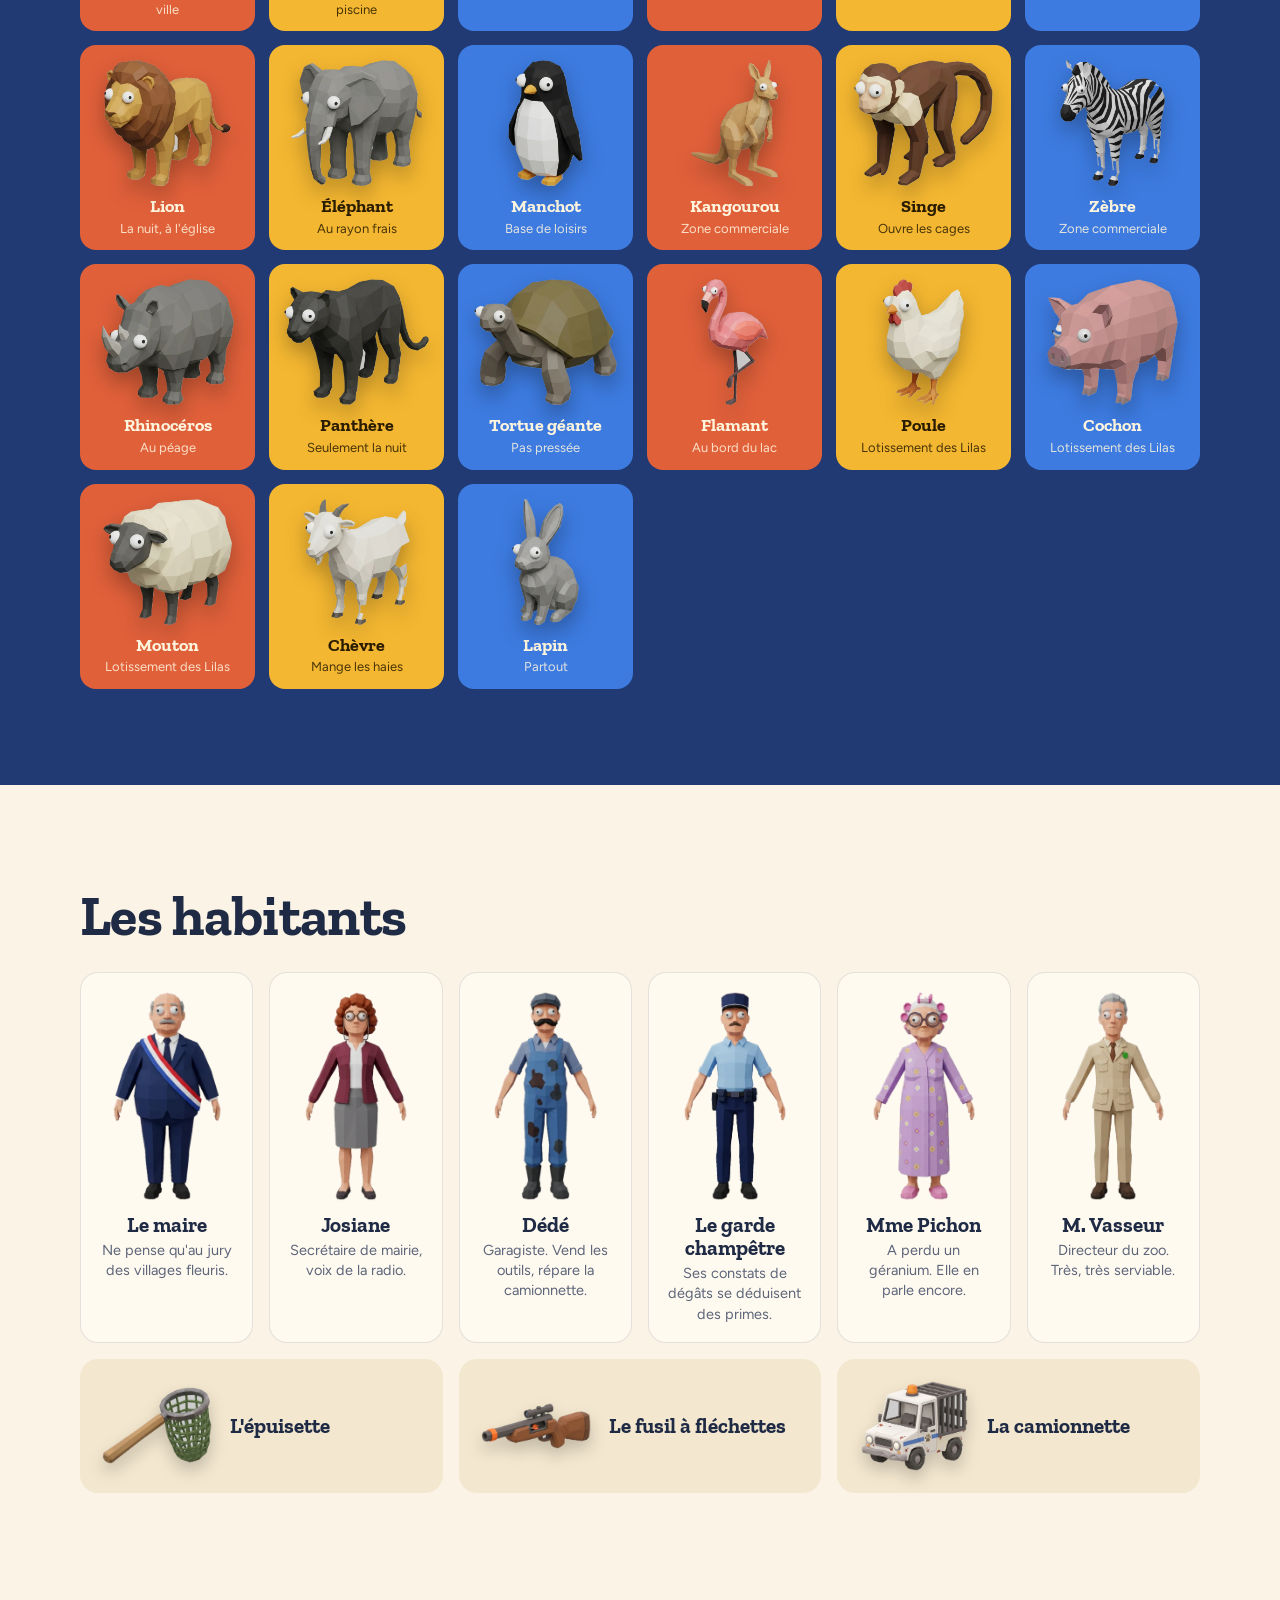
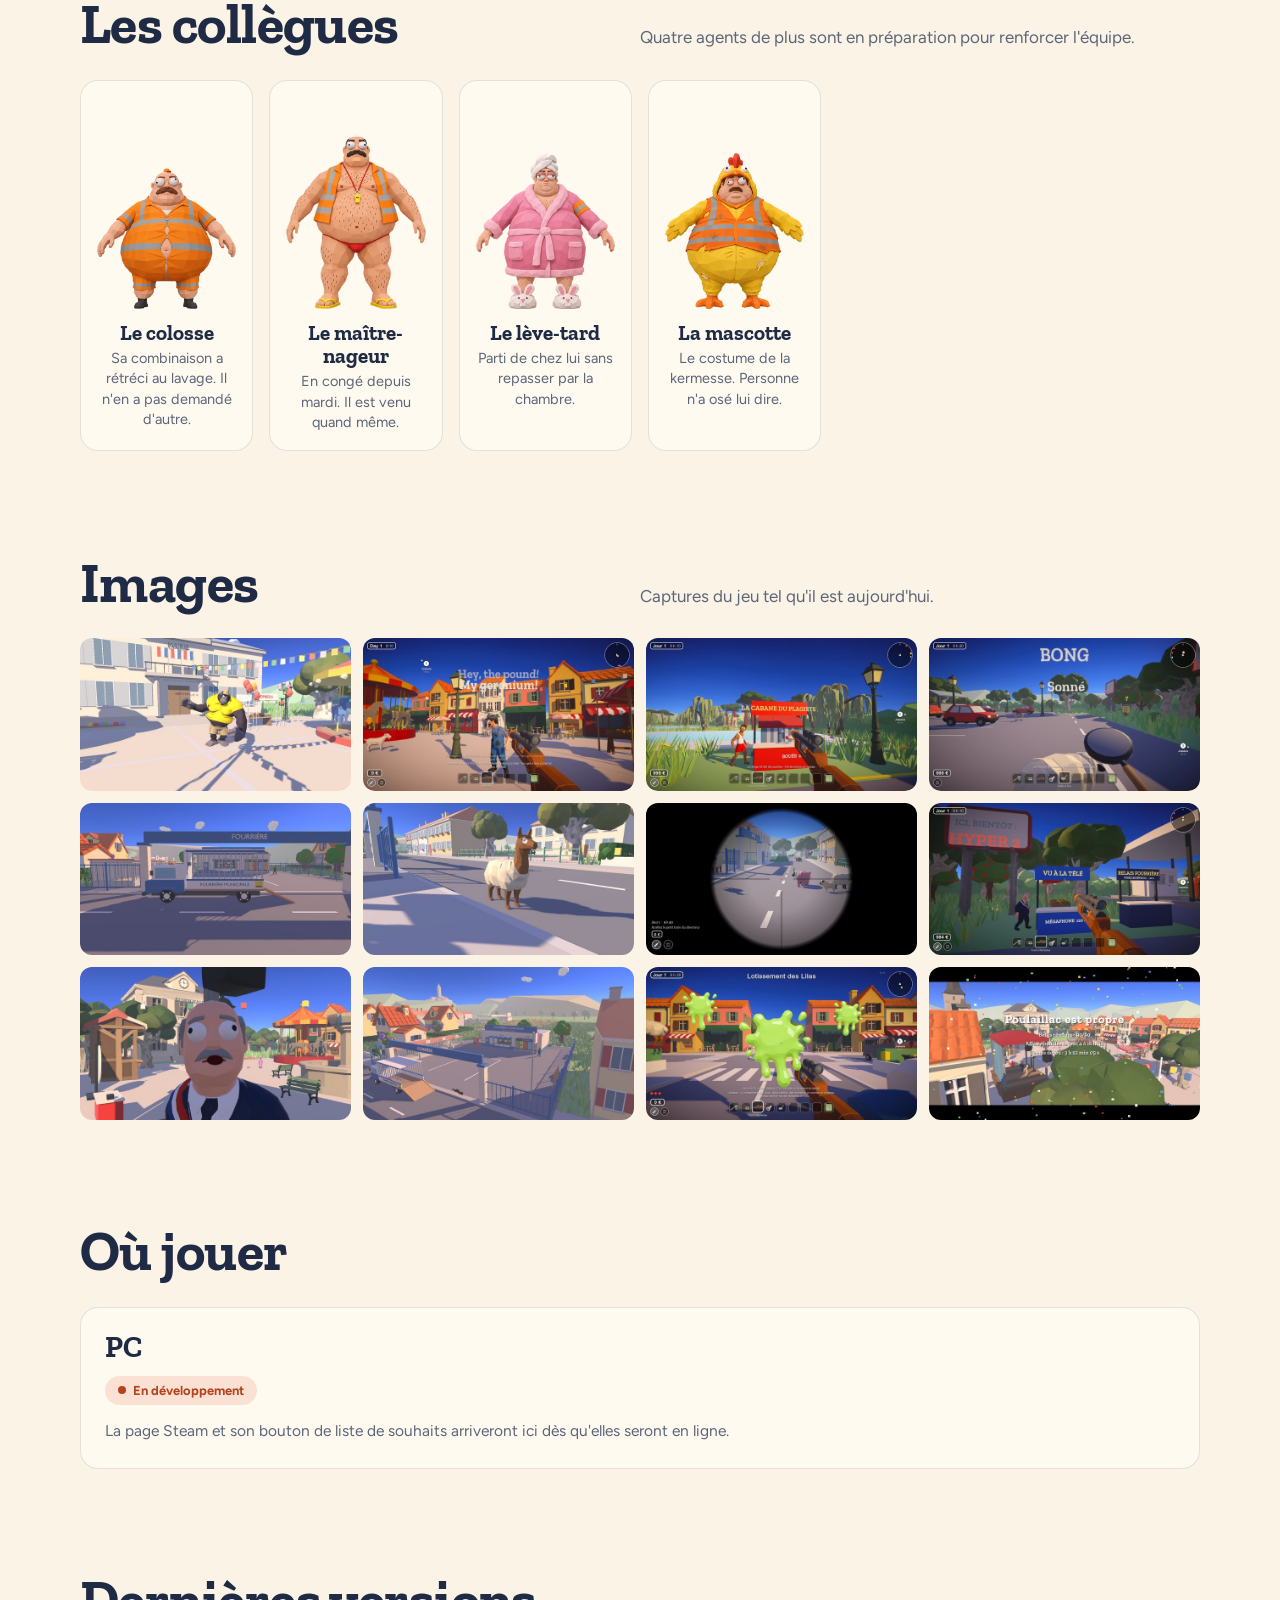
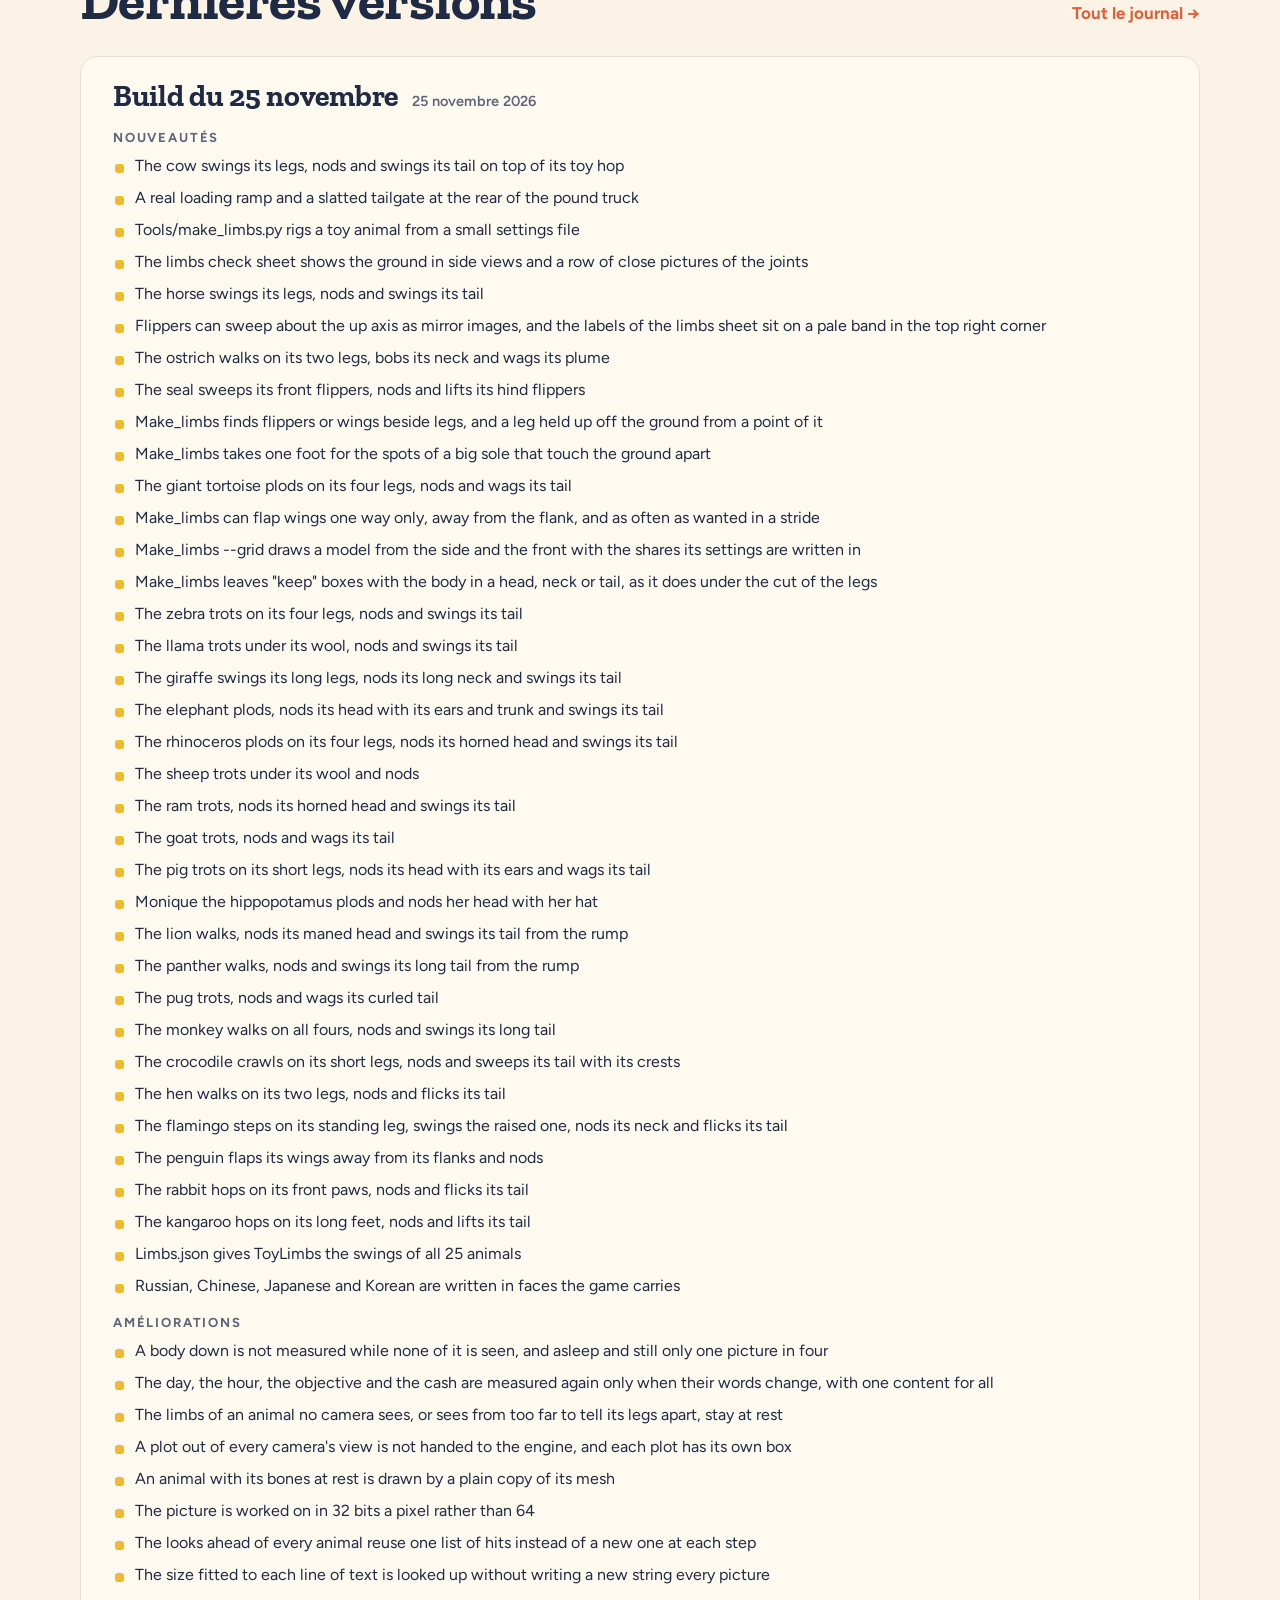
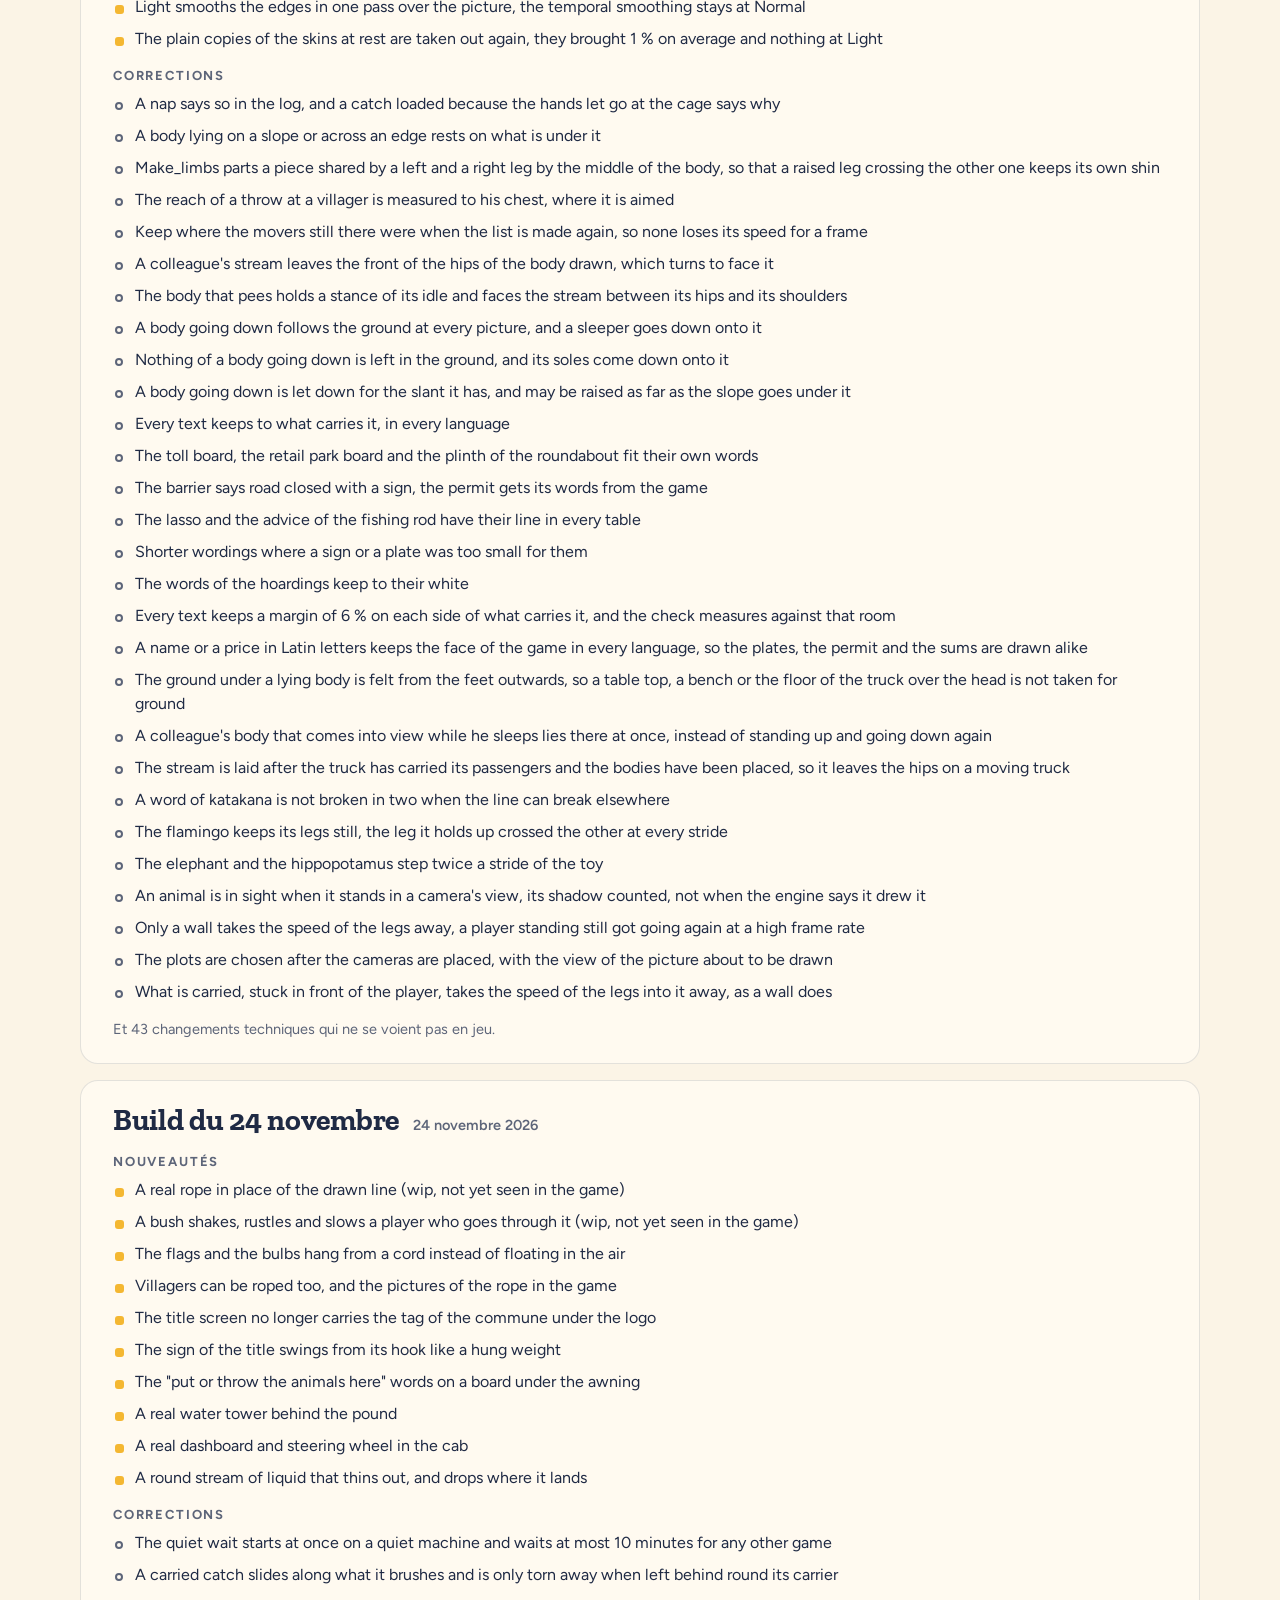
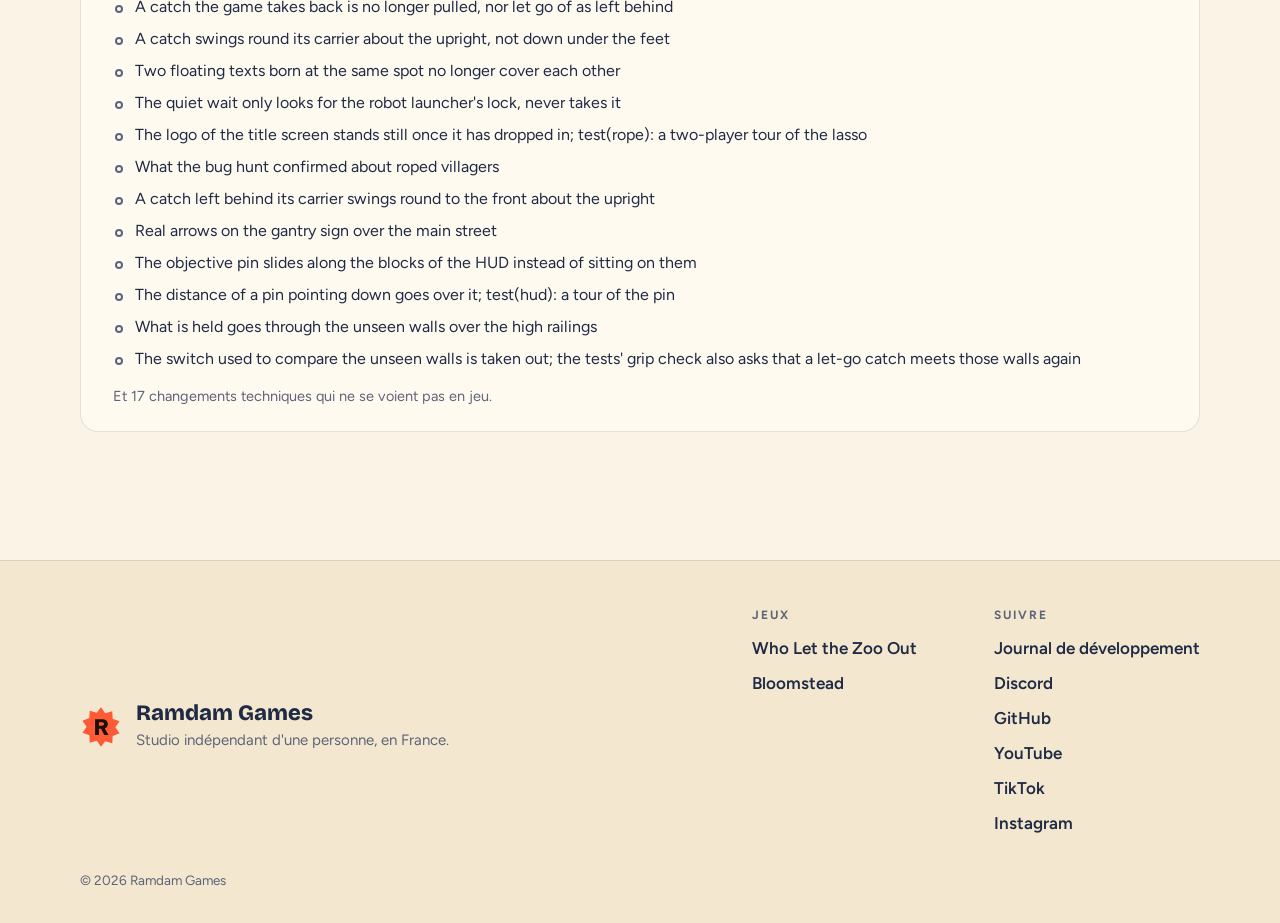
<file: docs/jeux/who-let-the-zoo-out/index.html>
<!doctype html>
<html lang="fr">
<head>
<meta charset="utf-8">
<meta name="viewport" content="width=device-width, initial-scale=1">
<title>Who Let the Zoo Out | Ramdam Games</title>
<meta name="description" content="Le zoo de Poulaillac s&#x27;est vidé pendant la fête du village. Une épuisette, une camionnette hors d&#x27;âge, et tout un bourg à remettre en ordre, seul ou jusqu&#x27;à quatre.">
<meta property="og:title" content="Who Let the Zoo Out | Ramdam Games">
<meta property="og:description" content="Le zoo de Poulaillac s&#x27;est vidé pendant la fête du village. Une épuisette, une camionnette hors d&#x27;âge, et tout un bourg à remettre en ordre, seul ou jusqu&#x27;à quatre.">
<meta property="og:type" content="website">
<meta property="og:site_name" content="Ramdam Games">
<meta property="og:locale" content="fr_FR">
<meta name="theme-color" content="#e0603a">
<meta property="og:url" content="https://ramdam-games.github.io/jeux/who-let-the-zoo-out/">
<meta property="og:image" content="https://ramdam-games.github.io/assets/og/who-let-the-zoo-out.jpg?v=5ce810d3">
<meta property="og:image:width" content="1200">
<meta property="og:image:height" content="630">
<meta property="og:image:alt" content="Who Let the Zoo Out | Ramdam Games">
<meta name="twitter:image" content="https://ramdam-games.github.io/assets/og/who-let-the-zoo-out.jpg?v=5ce810d3">
<meta name="twitter:card" content="summary_large_image">
<link rel="icon" href="../../assets/favicon.svg" type="image/svg+xml">
<link rel="preconnect" href="https://fonts.googleapis.com">
<link rel="preconnect" href="https://fonts.gstatic.com" crossorigin>
<link rel="stylesheet" href="https://fonts.googleapis.com/css2?family=Bricolage+Grotesque:opsz,wght@12..96,500;12..96,700;12..96,800&family=Figtree:wght@400;500;600;700&family=Zilla+Slab:wght@500;700&family=VT323&display=swap">
<link rel="stylesheet" href="../../assets/site.css?v=8e3ceaf0">
</head>
<body class="t-fourriere ">
<header class="nav">
  <div class="nav-in">
    <a class="brand" href="../../index.html"><svg class="mark" width="34" height="34" viewBox="0 0 64 64" aria-hidden="true"><path d="M32 2l6.4 9.2 10.8-3.1.6 11.2 10.5 4-6.4 9.2 6.4 9.2-10.5 4-.6 11.2-10.8-3.1L32 62l-6.4-9.2-10.8 3.1-.6-11.2-10.5-4 6.4-9.2-6.4-9.2 10.5-4 .6-11.2 10.8 3.1z" fill="var(--brand)"/><path d="M23 44V20h10.5c5.6 0 9 3 9 7.6 0 3.3-1.8 5.6-4.8 6.6L43.5 44h-6.4l-5.1-9.2h-3.2V44zm5.8-14h4.2c2.4 0 3.7-1 3.7-2.6 0-1.7-1.3-2.6-3.7-2.6h-4.2z" fill="var(--brand-ink)"/></svg><span>Ramdam Games</span></a>
    <nav aria-label="Navigation principale">
      <a href="../../index.html#jeux">Jeux</a>
      <a href="../../journal.html">Journal</a>
      <a href="../../index.html#studio">Studio</a>
    </nav>
  </div>
</header>
<main>
<section class="game-hero hero-card">
  <div class="game-hero-in wrap">
    <figure class="hero-photo"><img class="photo" src="../../assets/img/fourriere/bernard-mairie.jpg" alt="Bernard le gorille devant la mairie de Poulaillac, un jour de fête." width="1600" height="900"><img class="pop pop-0" src="../../assets/img/fourriere/cast/lama.webp" alt=""><img class="pop pop-1" src="../../assets/img/fourriere/cast/poule.webp" alt=""><img class="pop pop-2" src="../../assets/img/fourriere/cast/autruche.webp" alt=""></figure>
    <p class="crumbs"><a href="../../index.html">Ramdam Games</a> <span aria-hidden="true">/</span> Who Let the Zoo Out</p>
    <h1 class="title title-sign"><span>Who Let the</span> Zoo Out</h1>
    <p class="genre">Chasse aux bêtes en coopération</p>
    <p class="lead">Le zoo de Poulaillac s&#x27;est vidé pendant la fête du village. Une épuisette, une camionnette hors d&#x27;âge, et tout un bourg à remettre en ordre, seul ou jusqu&#x27;à quatre.</p>
    <div class="hero-actions"><a class="btn" href="#images">Voir les images</a><a class="btn ghost" href="journal.html">Journal de développement</a></div>
    <div class="pane-meta"><span class="status status-dev">En développement</span><ul class="pills"><li>PC</li><li>1 à 4 joueurs, en ligne</li></ul></div>
  </div>
</section>

<section class="wrap block intro">
  <div class="intro-text"><p>Poulaillac, petite commune avec un vieux zoo municipal. Le soir de la fête du village, quelqu&#x27;un laisse la grille ouverte. Au matin, il y a un lama dans le lotissement, une autruche au marché et un gorille sur le toit de la mairie.</p><p>Le tribunal a tranché. Travaux d&#x27;intérêt général à la fourrière, jusqu&#x27;à la dernière bête. On commence à pied avec une épuisette, on finit avec un fusil à fléchettes, un lasso et une camionnette qui tient avec du scotch.</p></div>
  <dl class="facts"><div><dt>Joueurs</dt><dd>1 à 4, en ligne</dd></div><div><dt>Plateforme</dt><dd>PC (Windows)</dd></div><div><dt>Langues</dt><dd>Douze langues, dont le français et l&#x27;anglais</dd></div><div><dt>Moteur</dt><dd>Unity</dd></div><div><dt>Sortie</dt><dd>Pas encore de date</dd></div></dl>
</section>

<section class="wrap block features"><div class="feature">
      <figure><img src="../../assets/img/fourriere/fete.jpg" alt="" loading="lazy" width="1600" height="900"></figure>
      <div><h3>Six quartiers, six chapitres</h3><p>Le lotissement des Lilas, le centre-ville un jour de marché, la zone commerciale, la base de loisirs, la campagne de nuit, puis le zoo. Chaque lieu a ses bêtes, son quota et sa boutique.</p></div>
    </div><div class="feature">
      <figure><img src="../../assets/img/fourriere/poele.jpg" alt="" loading="lazy" width="1600" height="900"></figure>
      <div><h3>Des outils qui s&#x27;achètent</h3><p>Épuisette, lasso, fusil à fléchettes endormantes, mégaphone, poêle à frire, bouées, buisson portatif. Dédé, le garagiste, les vend. Les primes du maire les paient.</p></div>
    </div><div class="feature">
      <figure><img src="../../assets/img/fourriere/boss-charge.jpg" alt="" loading="lazy" width="1600" height="900"></figure>
      <div><h3>Des boss qui ont du caractère</h3><p>Le bélier du rond-point, Bernard le gorille sur le toit de la mairie, Monique l&#x27;hippopotame qui a pris la piscine municipale. Ils repèrent le joueur le plus proche et foncent.</p></div>
    </div><div class="feature">
      <figure><img src="../../assets/img/fourriere/mme-pichon.jpg" alt="" loading="lazy" width="1600" height="900"></figure>
      <div><h3>Un village qui parle</h3><p>Josiane à l&#x27;accueil de la mairie, Mme Pichon et son géranium, le garde champêtre et ses constats de dégâts. Les habitants commentent tout, surtout ce qu&#x27;il ne fallait pas faire.</p></div>
    </div></section>
<section class="cast-band">
  <div class="wrap block">
    <div class="block-head"><h2>Les fuyards</h2><p>Une trentaine d&#x27;espèces se promènent dans Poulaillac. Certaines se laissent attraper. D&#x27;autres crachent.</p></div>
    <div class="cast"><figure class="tile"><img src="../../assets/img/fourriere/cast/bernard.webp" alt="Bernard" loading="lazy"><figcaption><strong>Bernard</strong><span>Gorille, boss du centre-ville</span></figcaption></figure><figure class="tile"><img src="../../assets/img/fourriere/cast/monique.webp" alt="Monique" loading="lazy"><figcaption><strong>Monique</strong><span>Hippopotame, boss de la piscine</span></figcaption></figure><figure class="tile"><img src="../../assets/img/fourriere/cast/belier.webp" alt="Le bélier" loading="lazy"><figcaption><strong>Le bélier</strong><span>Boss du rond-point</span></figcaption></figure><figure class="tile"><img src="../../assets/img/fourriere/cast/lama.webp" alt="Lama" loading="lazy"><figcaption><strong>Lama</strong><span>Crache</span></figcaption></figure><figure class="tile"><img src="../../assets/img/fourriere/cast/autruche.webp" alt="Autruche" loading="lazy"><figcaption><strong>Autruche</strong><span>Rapide</span></figcaption></figure><figure class="tile"><img src="../../assets/img/fourriere/cast/girafe.webp" alt="Girafe" loading="lazy"><figcaption><strong>Girafe</strong><span>Se voit de loin</span></figcaption></figure><figure class="tile"><img src="../../assets/img/fourriere/cast/lion.webp" alt="Lion" loading="lazy"><figcaption><strong>Lion</strong><span>La nuit, à l&#x27;église</span></figcaption></figure><figure class="tile"><img src="../../assets/img/fourriere/cast/elephant.webp" alt="Éléphant" loading="lazy"><figcaption><strong>Éléphant</strong><span>Au rayon frais</span></figcaption></figure><figure class="tile"><img src="../../assets/img/fourriere/cast/manchot.webp" alt="Manchot" loading="lazy"><figcaption><strong>Manchot</strong><span>Base de loisirs</span></figcaption></figure><figure class="tile"><img src="../../assets/img/fourriere/cast/kangourou.webp" alt="Kangourou" loading="lazy"><figcaption><strong>Kangourou</strong><span>Zone commerciale</span></figcaption></figure><figure class="tile"><img src="../../assets/img/fourriere/cast/singe.webp" alt="Singe" loading="lazy"><figcaption><strong>Singe</strong><span>Ouvre les cages</span></figcaption></figure><figure class="tile"><img src="../../assets/img/fourriere/cast/zebre.webp" alt="Zèbre" loading="lazy"><figcaption><strong>Zèbre</strong><span>Zone commerciale</span></figcaption></figure><figure class="tile"><img src="../../assets/img/fourriere/cast/rhinoceros.webp" alt="Rhinocéros" loading="lazy"><figcaption><strong>Rhinocéros</strong><span>Au péage</span></figcaption></figure><figure class="tile"><img src="../../assets/img/fourriere/cast/panthere.webp" alt="Panthère" loading="lazy"><figcaption><strong>Panthère</strong><span>Seulement la nuit</span></figcaption></figure><figure class="tile"><img src="../../assets/img/fourriere/cast/tortue.webp" alt="Tortue géante" loading="lazy"><figcaption><strong>Tortue géante</strong><span>Pas pressée</span></figcaption></figure><figure class="tile"><img src="../../assets/img/fourriere/cast/flamant.webp" alt="Flamant" loading="lazy"><figcaption><strong>Flamant</strong><span>Au bord du lac</span></figcaption></figure><figure class="tile"><img src="../../assets/img/fourriere/cast/poule.webp" alt="Poule" loading="lazy"><figcaption><strong>Poule</strong><span>Lotissement des Lilas</span></figcaption></figure><figure class="tile"><img src="../../assets/img/fourriere/cast/cochon.webp" alt="Cochon" loading="lazy"><figcaption><strong>Cochon</strong><span>Lotissement des Lilas</span></figcaption></figure><figure class="tile"><img src="../../assets/img/fourriere/cast/mouton.webp" alt="Mouton" loading="lazy"><figcaption><strong>Mouton</strong><span>Lotissement des Lilas</span></figcaption></figure><figure class="tile"><img src="../../assets/img/fourriere/cast/chevre.webp" alt="Chèvre" loading="lazy"><figcaption><strong>Chèvre</strong><span>Mange les haies</span></figcaption></figure><figure class="tile"><img src="../../assets/img/fourriere/cast/lapin.webp" alt="Lapin" loading="lazy"><figcaption><strong>Lapin</strong><span>Partout</span></figcaption></figure></div>
  </div>
</section>
<section class="wrap block">
  <div class="block-head"><h2>Les habitants</h2></div>
  <div class="people"><figure class="person"><img src="../../assets/img/fourriere/cast/maire.webp" alt="Le maire" loading="lazy"><figcaption><strong>Le maire</strong><span>Ne pense qu&#x27;au jury des villages fleuris.</span></figcaption></figure><figure class="person"><img src="../../assets/img/fourriere/cast/josiane.webp" alt="Josiane" loading="lazy"><figcaption><strong>Josiane</strong><span>Secrétaire de mairie, voix de la radio.</span></figcaption></figure><figure class="person"><img src="../../assets/img/fourriere/cast/dede.webp" alt="Dédé" loading="lazy"><figcaption><strong>Dédé</strong><span>Garagiste. Vend les outils, répare la camionnette.</span></figcaption></figure><figure class="person"><img src="../../assets/img/fourriere/cast/garde.webp" alt="Le garde champêtre" loading="lazy"><figcaption><strong>Le garde champêtre</strong><span>Ses constats de dégâts se déduisent des primes.</span></figcaption></figure><figure class="person"><img src="../../assets/img/fourriere/cast/mmepichon.webp" alt="Mme Pichon" loading="lazy"><figcaption><strong>Mme Pichon</strong><span>A perdu un géranium. Elle en parle encore.</span></figcaption></figure><figure class="person"><img src="../../assets/img/fourriere/cast/vasseur.webp" alt="M. Vasseur" loading="lazy"><figcaption><strong>M. Vasseur</strong><span>Directeur du zoo. Très, très serviable.</span></figcaption></figure></div>
  <div class="gear"><figure class="gear-item"><img src="../../assets/img/fourriere/cast/epuisette.webp" alt="" loading="lazy"><figcaption>L&#x27;épuisette</figcaption></figure><figure class="gear-item"><img src="../../assets/img/fourriere/cast/fusil.webp" alt="" loading="lazy"><figcaption>Le fusil à fléchettes</figcaption></figure><figure class="gear-item"><img src="../../assets/img/fourriere/cast/camionnette.webp" alt="" loading="lazy"><figcaption>La camionnette</figcaption></figure></div>
</section><section class="wrap block">
  <div class="block-head"><h2>Les collègues</h2><p>Quatre agents de plus sont en préparation pour renforcer l&#x27;équipe.</p></div>
  <div class="people"><figure class="person"><img src="../../assets/img/fourriere/cast/colosse.webp" alt="Le colosse" loading="lazy"><figcaption><strong>Le colosse</strong><span>Sa combinaison a rétréci au lavage. Il n&#x27;en a pas demandé d&#x27;autre.</span></figcaption></figure><figure class="person"><img src="../../assets/img/fourriere/cast/maitre-nageur.webp" alt="Le maître-nageur" loading="lazy"><figcaption><strong>Le maître-nageur</strong><span>En congé depuis mardi. Il est venu quand même.</span></figcaption></figure><figure class="person"><img src="../../assets/img/fourriere/cast/peignoir.webp" alt="Le lève-tard" loading="lazy"><figcaption><strong>Le lève-tard</strong><span>Parti de chez lui sans repasser par la chambre.</span></figcaption></figure><figure class="person"><img src="../../assets/img/fourriere/cast/mascotte.webp" alt="La mascotte" loading="lazy"><figcaption><strong>La mascotte</strong><span>Le costume de la kermesse. Personne n&#x27;a osé lui dire.</span></figcaption></figure></div>
</section>
<section class="wrap block" id="images">
  <div class="block-head"><h2>Images</h2><p>Captures du jeu tel qu'il est aujourd'hui.</p></div>
  <div class="gallery"><a class="shot" href="../../assets/img/fourriere/bernard-mairie.jpg" data-caption="Bernard a pris la mairie le jour de la fête."><img src="../../assets/img/fourriere/thumbs/bernard-mairie.jpg" alt="Bernard a pris la mairie le jour de la fête." loading="lazy" width="640" height="360"></a><a class="shot" href="../../assets/img/fourriere/fete.jpg" data-caption="Le centre-ville un jour de marché."><img src="../../assets/img/fourriere/thumbs/fete.jpg" alt="Le centre-ville un jour de marché." loading="lazy" width="640" height="360"></a><a class="shot" href="../../assets/img/fourriere/plage.jpg" data-caption="La cabane du plagiste, à la base de loisirs."><img src="../../assets/img/fourriere/thumbs/plage.jpg" alt="La cabane du plagiste, à la base de loisirs." loading="lazy" width="640" height="360"></a><a class="shot" href="../../assets/img/fourriere/poele.jpg" data-caption="La poêle à frire. Efficace."><img src="../../assets/img/fourriere/thumbs/poele.jpg" alt="La poêle à frire. Efficace." loading="lazy" width="640" height="360"></a><a class="shot" href="../../assets/img/fourriere/camionnette.jpg" data-caption="La camionnette de la fourrière municipale."><img src="../../assets/img/fourriere/thumbs/camionnette.jpg" alt="La camionnette de la fourrière municipale." loading="lazy" width="640" height="360"></a><a class="shot" href="../../assets/img/fourriere/lama.jpg" data-caption="Un lama dans le lotissement."><img src="../../assets/img/fourriere/thumbs/lama.jpg" alt="Un lama dans le lotissement." loading="lazy" width="640" height="360"></a><a class="shot" href="../../assets/img/fourriere/lunette.jpg" data-caption="Le fusil à fléchettes endormantes."><img src="../../assets/img/fourriere/thumbs/lunette.jpg" alt="Le fusil à fléchettes endormantes." loading="lazy" width="640" height="360"></a><a class="shot" href="../../assets/img/fourriere/hyper.jpg" data-caption="La zone commerciale et son futur hyper."><img src="../../assets/img/fourriere/thumbs/hyper.jpg" alt="La zone commerciale et son futur hyper." loading="lazy" width="640" height="360"></a><a class="shot" href="../../assets/img/fourriere/maire.jpg" data-caption="Le maire, très inquiet pour son concours."><img src="../../assets/img/fourriere/thumbs/maire.jpg" alt="Le maire, très inquiet pour son concours." loading="lazy" width="640" height="360"></a><a class="shot" href="../../assets/img/fourriere/fourriere.jpg" data-caption="La fourrière municipale, où tout finit."><img src="../../assets/img/fourriere/thumbs/fourriere.jpg" alt="La fourrière municipale, où tout finit." loading="lazy" width="640" height="360"></a><a class="shot" href="../../assets/img/fourriere/bave.jpg" data-caption="Le lama a craché."><img src="../../assets/img/fourriere/thumbs/bave.jpg" alt="Le lama a craché." loading="lazy" width="640" height="360"></a><a class="shot" href="../../assets/img/fourriere/fin.jpg" data-caption="Poulaillac est propre."><img src="../../assets/img/fourriere/thumbs/fin.jpg" alt="Poulaillac est propre." loading="lazy" width="640" height="360"></a></div>
</section>

<section class="wrap block">
  <div class="block-head"><h2>Où jouer</h2></div>
  <div class="doors"><div class="door"><h3>PC</h3><span class="status status-soon">En développement</span><p>La page Steam et son bouton de liste de souhaits arriveront ici dès qu&#x27;elles seront en ligne.</p></div></div>
  
</section>

<section class="wrap block">
  <div class="block-head"><h2>Dernières versions</h2><a class="more" href="journal.html">Tout le journal</a></div>
  <div class="entries"><article class="entry t-fourriere" id="who-let-the-zoo-out-build-du-25-novembre" data-game="who-let-the-zoo-out"><header><h3>Build du 25 novembre</h3><time datetime="2026-11-25">25 novembre 2026</time></header><h4>Nouveautés</h4><ul lang="en"><li>The cow swings its legs, nods and swings its tail on top of its toy hop</li><li>A real loading ramp and a slatted tailgate at the rear of the pound truck</li><li>Tools/make_limbs.py rigs a toy animal from a small settings file</li><li>The limbs check sheet shows the ground in side views and a row of close pictures of the joints</li><li>The horse swings its legs, nods and swings its tail</li><li>Flippers can sweep about the up axis as mirror images, and the labels of the limbs sheet sit on a pale band in the top right corner</li><li>The ostrich walks on its two legs, bobs its neck and wags its plume</li><li>The seal sweeps its front flippers, nods and lifts its hind flippers</li><li>Make_limbs finds flippers or wings beside legs, and a leg held up off the ground from a point of it</li><li>Make_limbs takes one foot for the spots of a big sole that touch the ground apart</li><li>The giant tortoise plods on its four legs, nods and wags its tail</li><li>Make_limbs can flap wings one way only, away from the flank, and as often as wanted in a stride</li><li>Make_limbs --grid draws a model from the side and the front with the shares its settings are written in</li><li>Make_limbs leaves &quot;keep&quot; boxes with the body in a head, neck or tail, as it does under the cut of the legs</li><li>The zebra trots on its four legs, nods and swings its tail</li><li>The llama trots under its wool, nods and swings its tail</li><li>The giraffe swings its long legs, nods its long neck and swings its tail</li><li>The elephant plods, nods its head with its ears and trunk and swings its tail</li><li>The rhinoceros plods on its four legs, nods its horned head and swings its tail</li><li>The sheep trots under its wool and nods</li><li>The ram trots, nods its horned head and swings its tail</li><li>The goat trots, nods and wags its tail</li><li>The pig trots on its short legs, nods its head with its ears and wags its tail</li><li>Monique the hippopotamus plods and nods her head with her hat</li><li>The lion walks, nods its maned head and swings its tail from the rump</li><li>The panther walks, nods and swings its long tail from the rump</li><li>The pug trots, nods and wags its curled tail</li><li>The monkey walks on all fours, nods and swings its long tail</li><li>The crocodile crawls on its short legs, nods and sweeps its tail with its crests</li><li>The hen walks on its two legs, nods and flicks its tail</li><li>The flamingo steps on its standing leg, swings the raised one, nods its neck and flicks its tail</li><li>The penguin flaps its wings away from its flanks and nods</li><li>The rabbit hops on its front paws, nods and flicks its tail</li><li>The kangaroo hops on its long feet, nods and lifts its tail</li><li>Limbs.json gives ToyLimbs the swings of all 25 animals</li><li>Russian, Chinese, Japanese and Korean are written in faces the game carries</li></ul><h4>Améliorations</h4><ul lang="en"><li>A body down is not measured while none of it is seen, and asleep and still only one picture in four</li><li>The day, the hour, the objective and the cash are measured again only when their words change, with one content for all</li><li>The limbs of an animal no camera sees, or sees from too far to tell its legs apart, stay at rest</li><li>A plot out of every camera&#x27;s view is not handed to the engine, and each plot has its own box</li><li>An animal with its bones at rest is drawn by a plain copy of its mesh</li><li>The picture is worked on in 32 bits a pixel rather than 64</li><li>The looks ahead of every animal reuse one list of hits instead of a new one at each step</li><li>The size fitted to each line of text is looked up without writing a new string every picture</li><li>Light smooths the edges in one pass over the picture, the temporal smoothing stays at Normal</li><li>The plain copies of the skins at rest are taken out again, they brought 1 % on average and nothing at Light</li></ul><h4>Corrections</h4><ul class="fix" lang="en"><li>A nap says so in the log, and a catch loaded because the hands let go at the cage says why</li><li>A body lying on a slope or across an edge rests on what is under it</li><li>Make_limbs parts a piece shared by a left and a right leg by the middle of the body, so that a raised leg crossing the other one keeps its own shin</li><li>The reach of a throw at a villager is measured to his chest, where it is aimed</li><li>Keep where the movers still there were when the list is made again, so none loses its speed for a frame</li><li>A colleague&#x27;s stream leaves the front of the hips of the body drawn, which turns to face it</li><li>The body that pees holds a stance of its idle and faces the stream between its hips and its shoulders</li><li>A body going down follows the ground at every picture, and a sleeper goes down onto it</li><li>Nothing of a body going down is left in the ground, and its soles come down onto it</li><li>A body going down is let down for the slant it has, and may be raised as far as the slope goes under it</li><li>Every text keeps to what carries it, in every language</li><li>The toll board, the retail park board and the plinth of the roundabout fit their own words</li><li>The barrier says road closed with a sign, the permit gets its words from the game</li><li>The lasso and the advice of the fishing rod have their line in every table</li><li>Shorter wordings where a sign or a plate was too small for them</li><li>The words of the hoardings keep to their white</li><li>Every text keeps a margin of 6 % on each side of what carries it, and the check measures against that room</li><li>A name or a price in Latin letters keeps the face of the game in every language, so the plates, the permit and the sums are drawn alike</li><li>The ground under a lying body is felt from the feet outwards, so a table top, a bench or the floor of the truck over the head is not taken for ground</li><li>A colleague&#x27;s body that comes into view while he sleeps lies there at once, instead of standing up and going down again</li><li>The stream is laid after the truck has carried its passengers and the bodies have been placed, so it leaves the hips on a moving truck</li><li>A word of katakana is not broken in two when the line can break elsewhere</li><li>The flamingo keeps its legs still, the leg it holds up crossed the other at every stride</li><li>The elephant and the hippopotamus step twice a stride of the toy</li><li>An animal is in sight when it stands in a camera&#x27;s view, its shadow counted, not when the engine says it drew it</li><li>Only a wall takes the speed of the legs away, a player standing still got going again at a high frame rate</li><li>The plots are chosen after the cameras are placed, with the view of the picture about to be drawn</li><li>What is carried, stuck in front of the player, takes the speed of the legs into it away, as a wall does</li></ul><p class="tech">Et 43 changements techniques qui ne se voient pas en jeu.</p></article><article class="entry t-fourriere" id="who-let-the-zoo-out-build-du-24-novembre" data-game="who-let-the-zoo-out"><header><h3>Build du 24 novembre</h3><time datetime="2026-11-24">24 novembre 2026</time></header><h4>Nouveautés</h4><ul lang="en"><li>A real rope in place of the drawn line (wip, not yet seen in the game)</li><li>A bush shakes, rustles and slows a player who goes through it (wip, not yet seen in the game)</li><li>The flags and the bulbs hang from a cord instead of floating in the air</li><li>Villagers can be roped too, and the pictures of the rope in the game</li><li>The title screen no longer carries the tag of the commune under the logo</li><li>The sign of the title swings from its hook like a hung weight</li><li>The &quot;put or throw the animals here&quot; words on a board under the awning</li><li>A real water tower behind the pound</li><li>A real dashboard and steering wheel in the cab</li><li>A round stream of liquid that thins out, and drops where it lands</li></ul><h4>Corrections</h4><ul class="fix" lang="en"><li>The quiet wait starts at once on a quiet machine and waits at most 10 minutes for any other game</li><li>A carried catch slides along what it brushes and is only torn away when left behind round its carrier</li><li>A catch the game takes back is no longer pulled, nor let go of as left behind</li><li>A catch swings round its carrier about the upright, not down under the feet</li><li>Two floating texts born at the same spot no longer cover each other</li><li>The quiet wait only looks for the robot launcher&#x27;s lock, never takes it</li><li>The logo of the title screen stands still once it has dropped in; test(rope): a two-player tour of the lasso</li><li>What the bug hunt confirmed about roped villagers</li><li>A catch left behind its carrier swings round to the front about the upright</li><li>Real arrows on the gantry sign over the main street</li><li>The objective pin slides along the blocks of the HUD instead of sitting on them</li><li>The distance of a pin pointing down goes over it; test(hud): a tour of the pin</li><li>What is held goes through the unseen walls over the high railings</li><li>The switch used to compare the unseen walls is taken out; the tests&#x27; grip check also asks that a let-go catch meets those walls again</li></ul><p class="tech">Et 17 changements techniques qui ne se voient pas en jeu.</p></article></div>
</section>
</main>
<dialog class="lightbox" aria-label="Image agrandie">
  <button class="lb-close" type="button" aria-label="Fermer">×</button>
  <button class="lb-prev" type="button" aria-label="Image précédente">‹</button>
  <figure><img alt=""><figcaption></figcaption></figure>
  <button class="lb-next" type="button" aria-label="Image suivante">›</button>
</dialog>
<footer class="foot">
  <div class="foot-in">
    <div class="foot-brand"><svg class="mark" width="42" height="42" viewBox="0 0 64 64" aria-hidden="true"><path d="M32 2l6.4 9.2 10.8-3.1.6 11.2 10.5 4-6.4 9.2 6.4 9.2-10.5 4-.6 11.2-10.8-3.1L32 62l-6.4-9.2-10.8 3.1-.6-11.2-10.5-4 6.4-9.2-6.4-9.2 10.5-4 .6-11.2 10.8 3.1z" fill="var(--brand)"/><path d="M23 44V20h10.5c5.6 0 9 3 9 7.6 0 3.3-1.8 5.6-4.8 6.6L43.5 44h-6.4l-5.1-9.2h-3.2V44zm5.8-14h4.2c2.4 0 3.7-1 3.7-2.6 0-1.7-1.3-2.6-3.7-2.6h-4.2z" fill="var(--brand-ink)"/></svg><div><strong>Ramdam Games</strong><span>Studio indépendant d&#x27;une personne, en France.</span></div></div>
    <div class="foot-cols">
      <div><h4>Jeux</h4><a href="../../jeux/who-let-the-zoo-out/index.html">Who Let the Zoo Out</a><a href="../../jeux/bloomstead/index.html">Bloomstead</a></div>
      <div><h4>Suivre</h4><a href="../../journal.html">Journal de développement</a><a href="https://discord.gg/k4crjTtuuf">Discord</a><a href="https://github.com/ramdam-games">GitHub</a><a href="https://www.youtube.com/@RamdamGames">YouTube</a><a href="https://www.tiktok.com/@ramdamgames">TikTok</a><a href="https://www.instagram.com/ramdamgames/">Instagram</a></div>
    </div>
  </div>
  <p class="foot-note">© 2026 Ramdam Games</p>
</footer>
<script src="../../assets/site.js?v=fd4f5c33" defer></script>
</body>
</html>
</file>
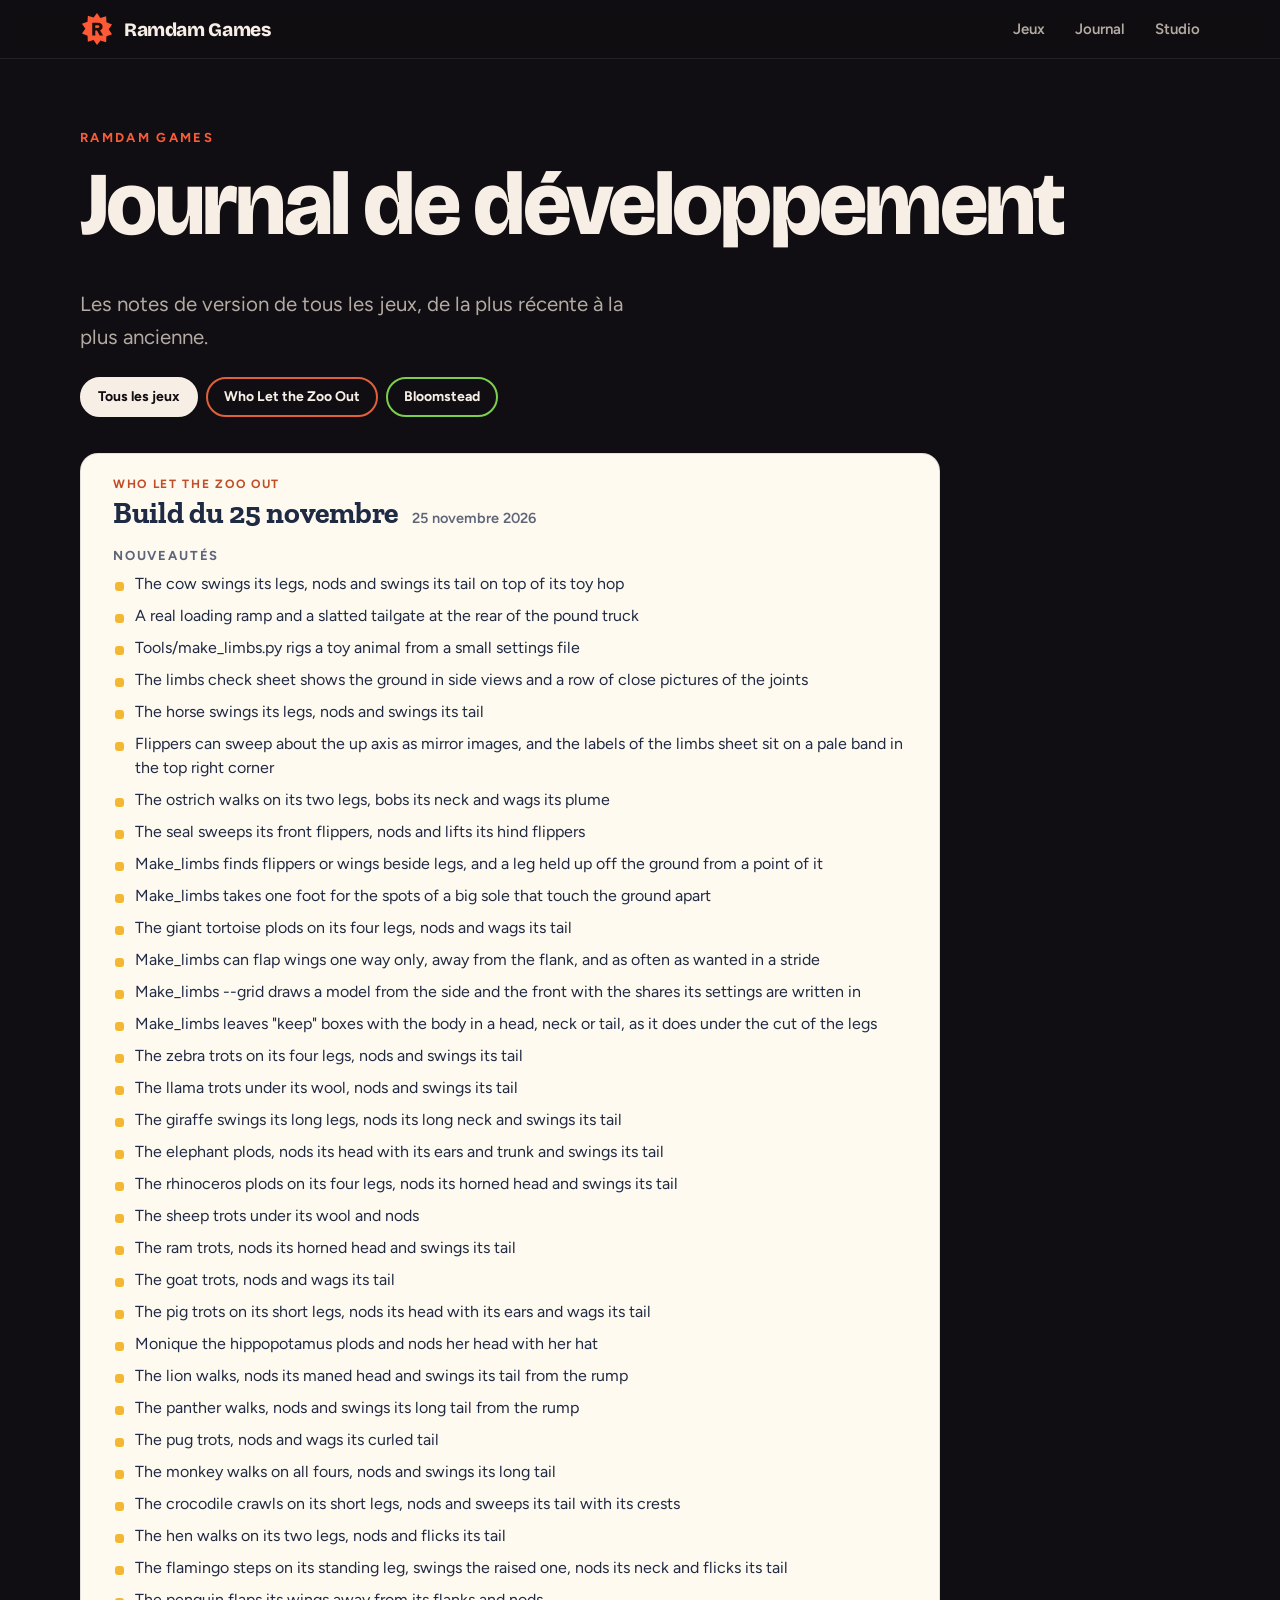
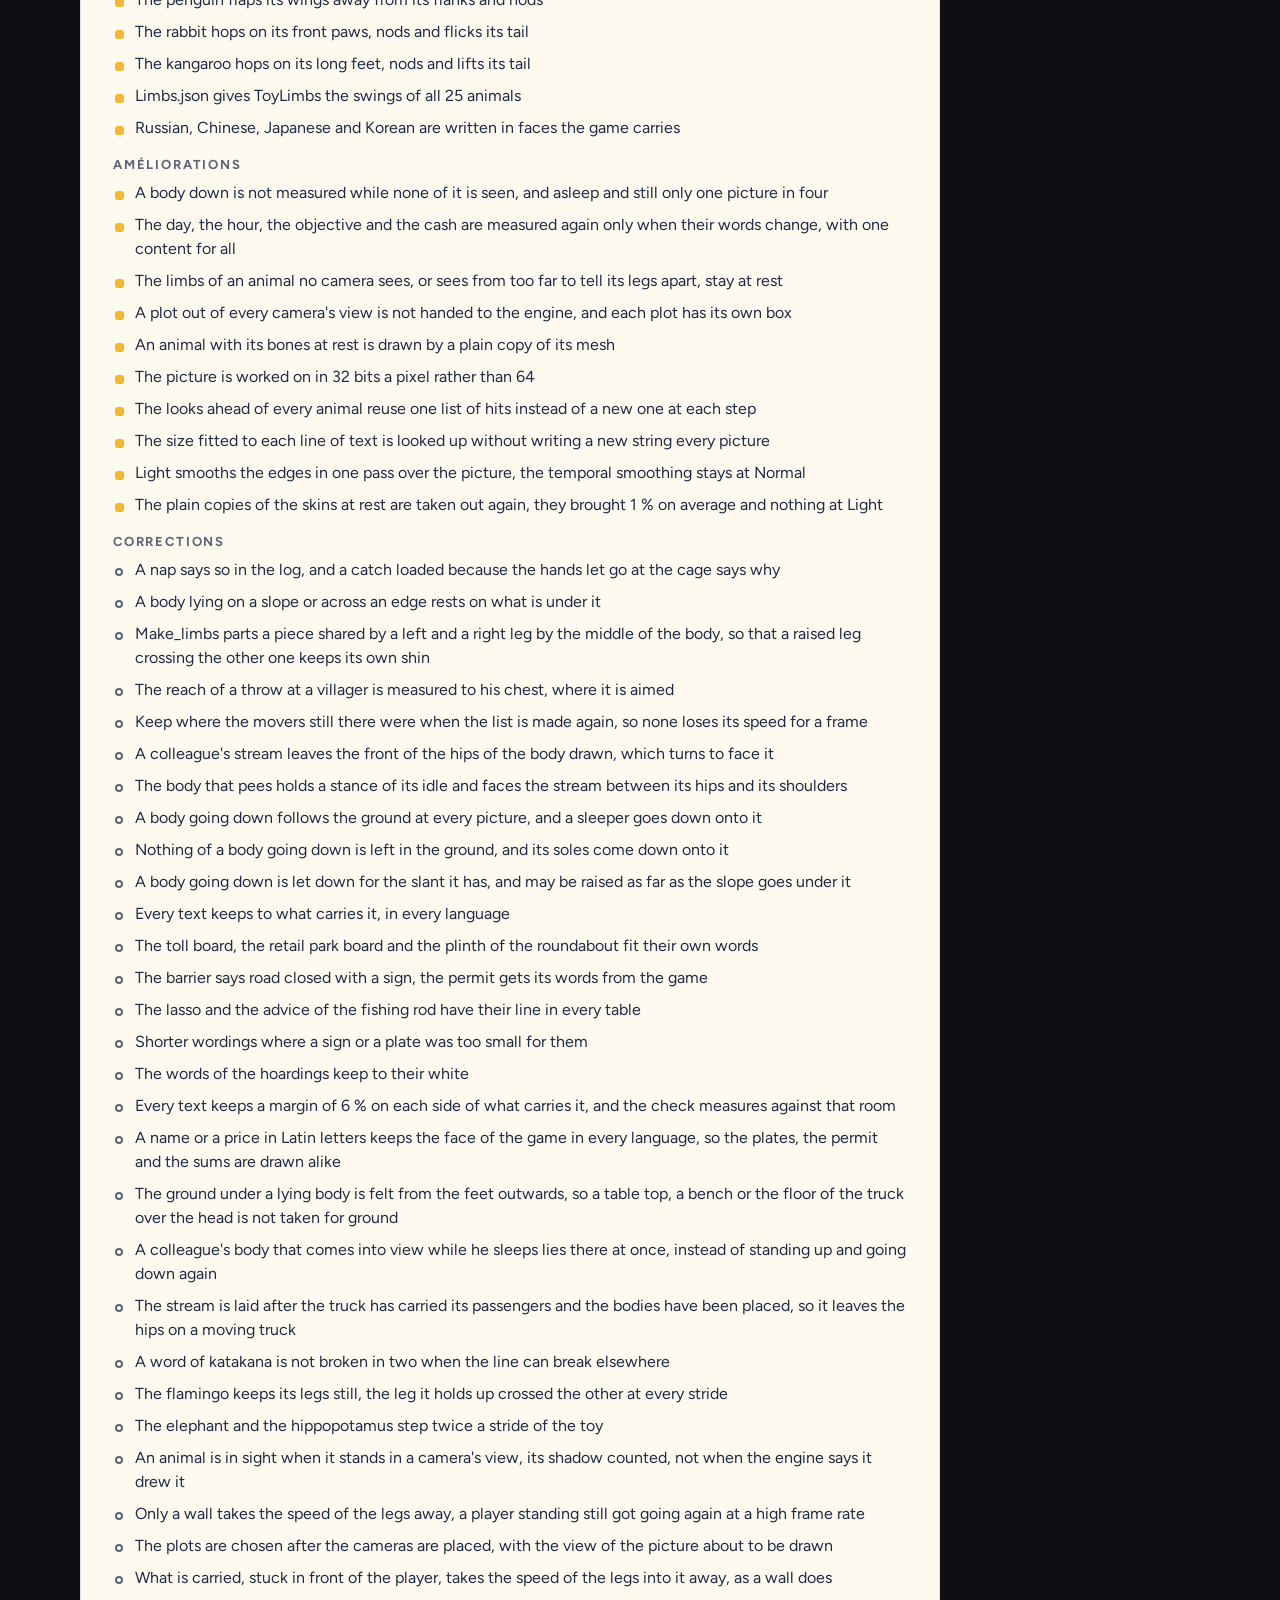
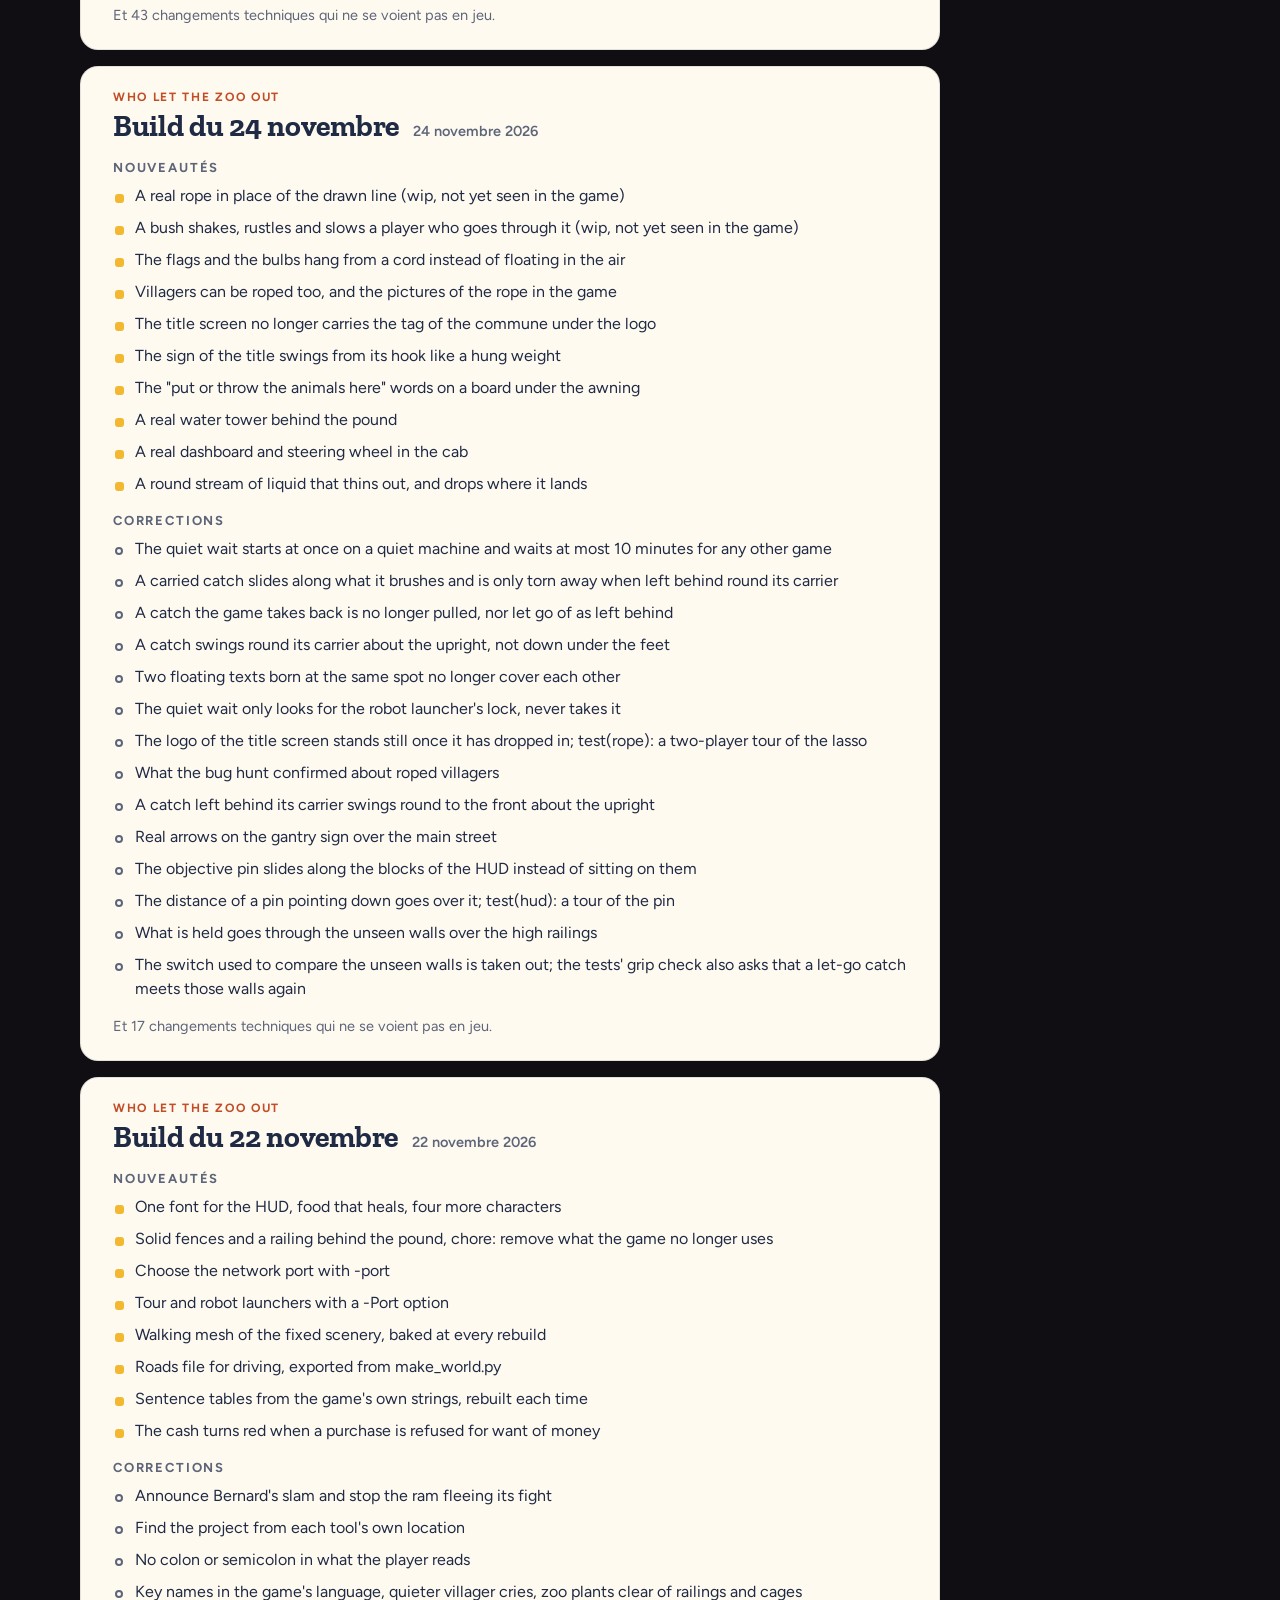
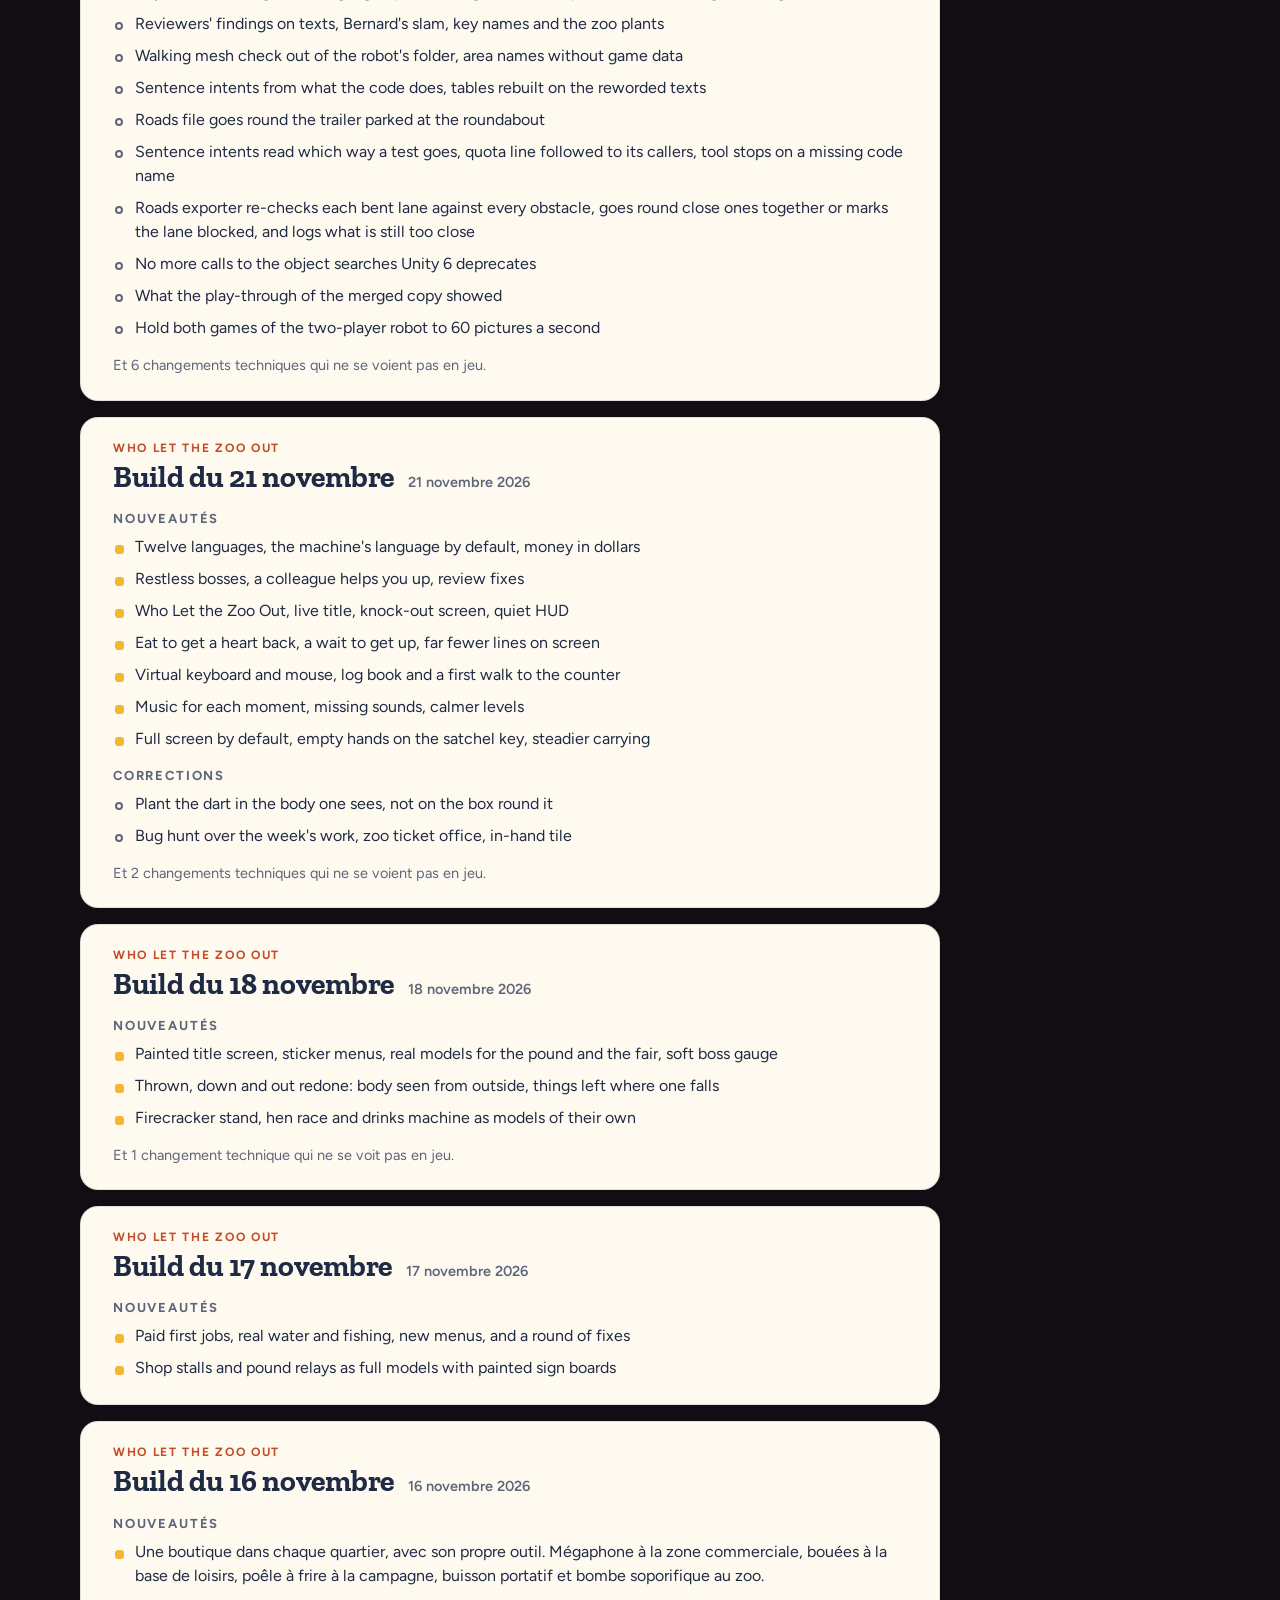
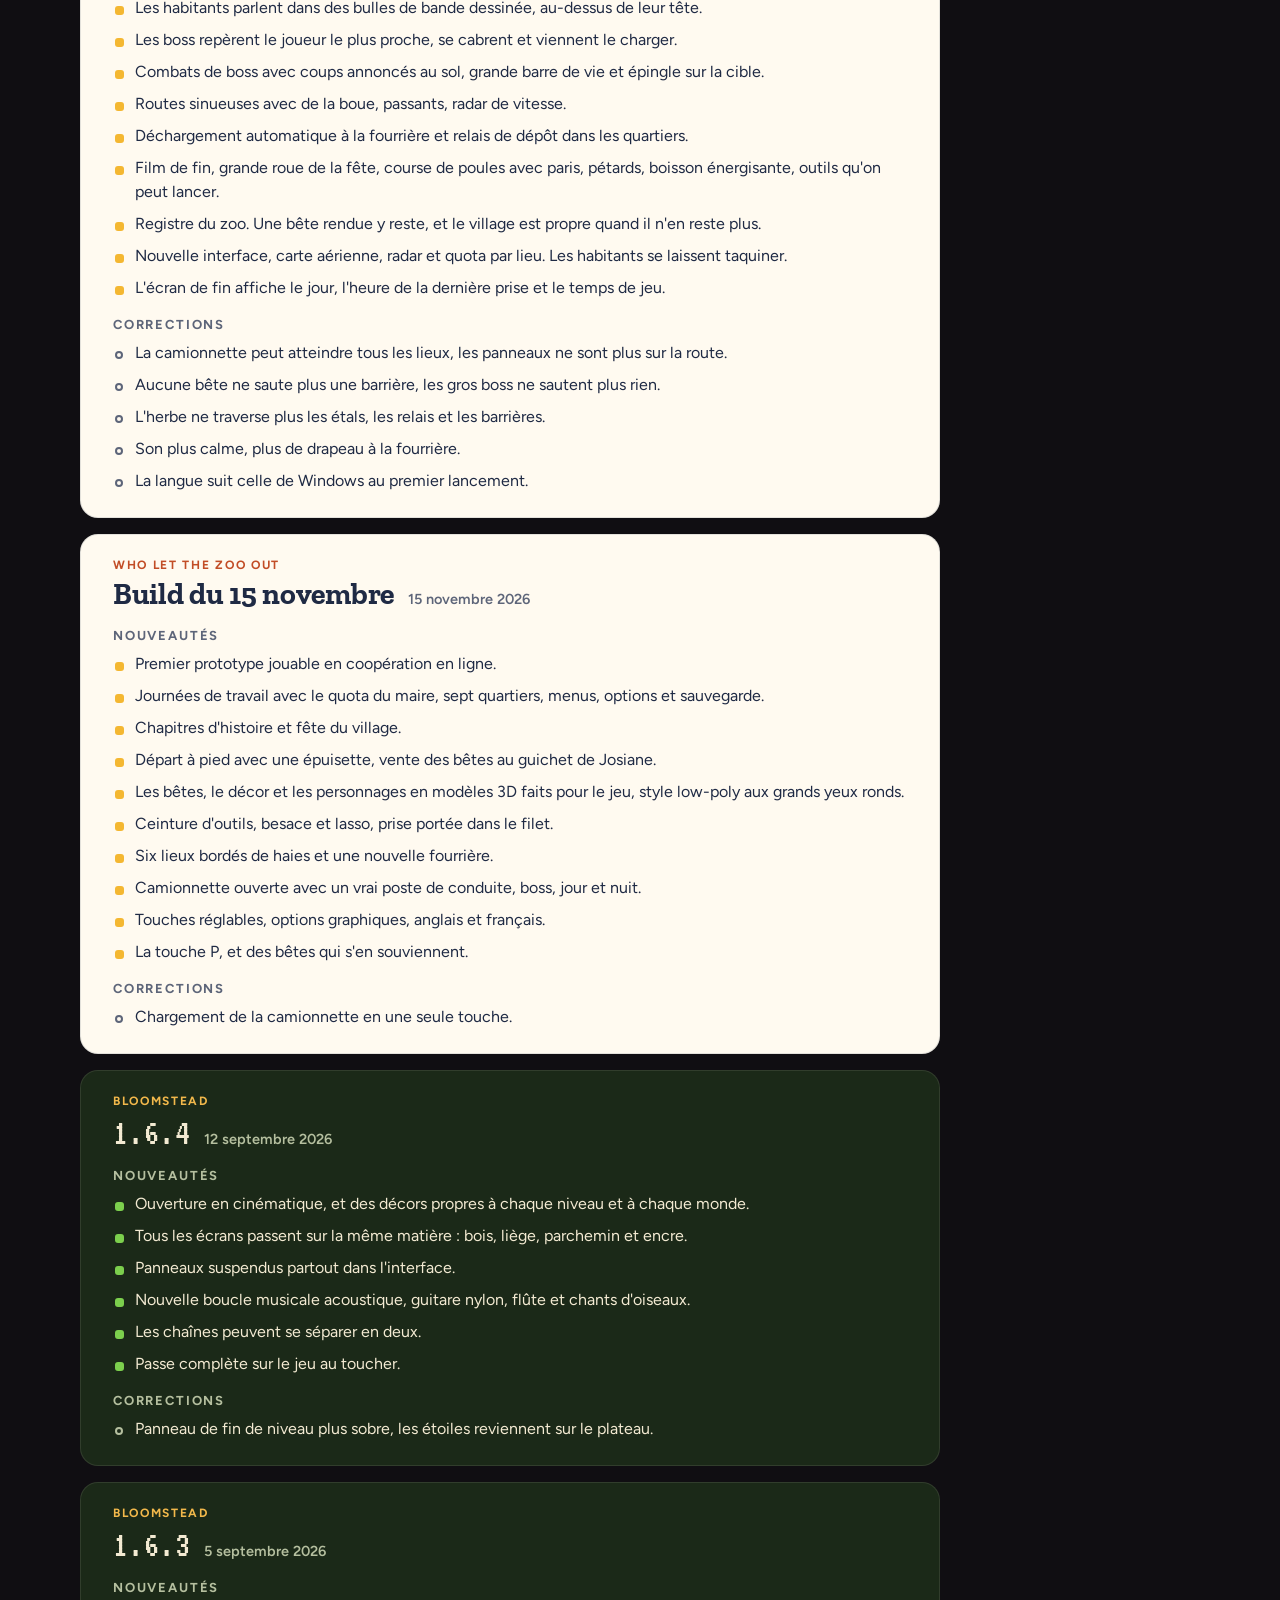
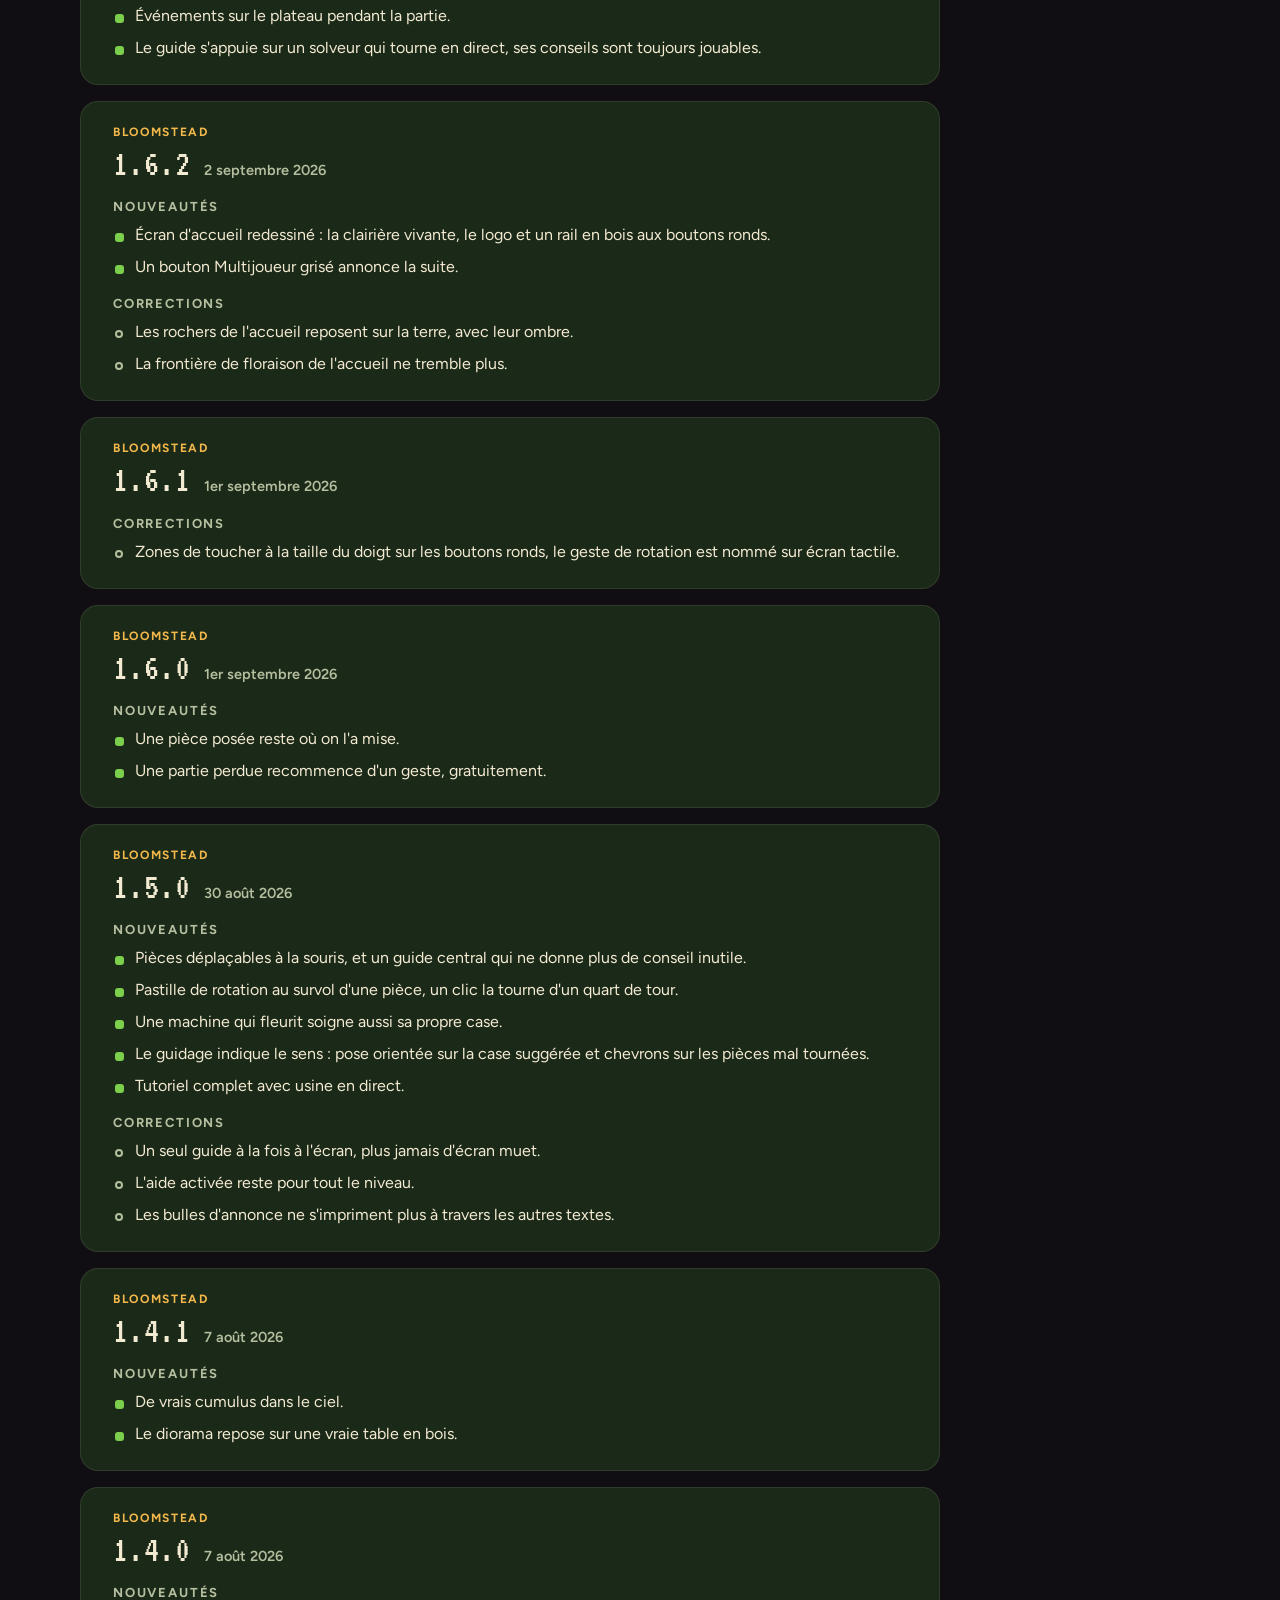
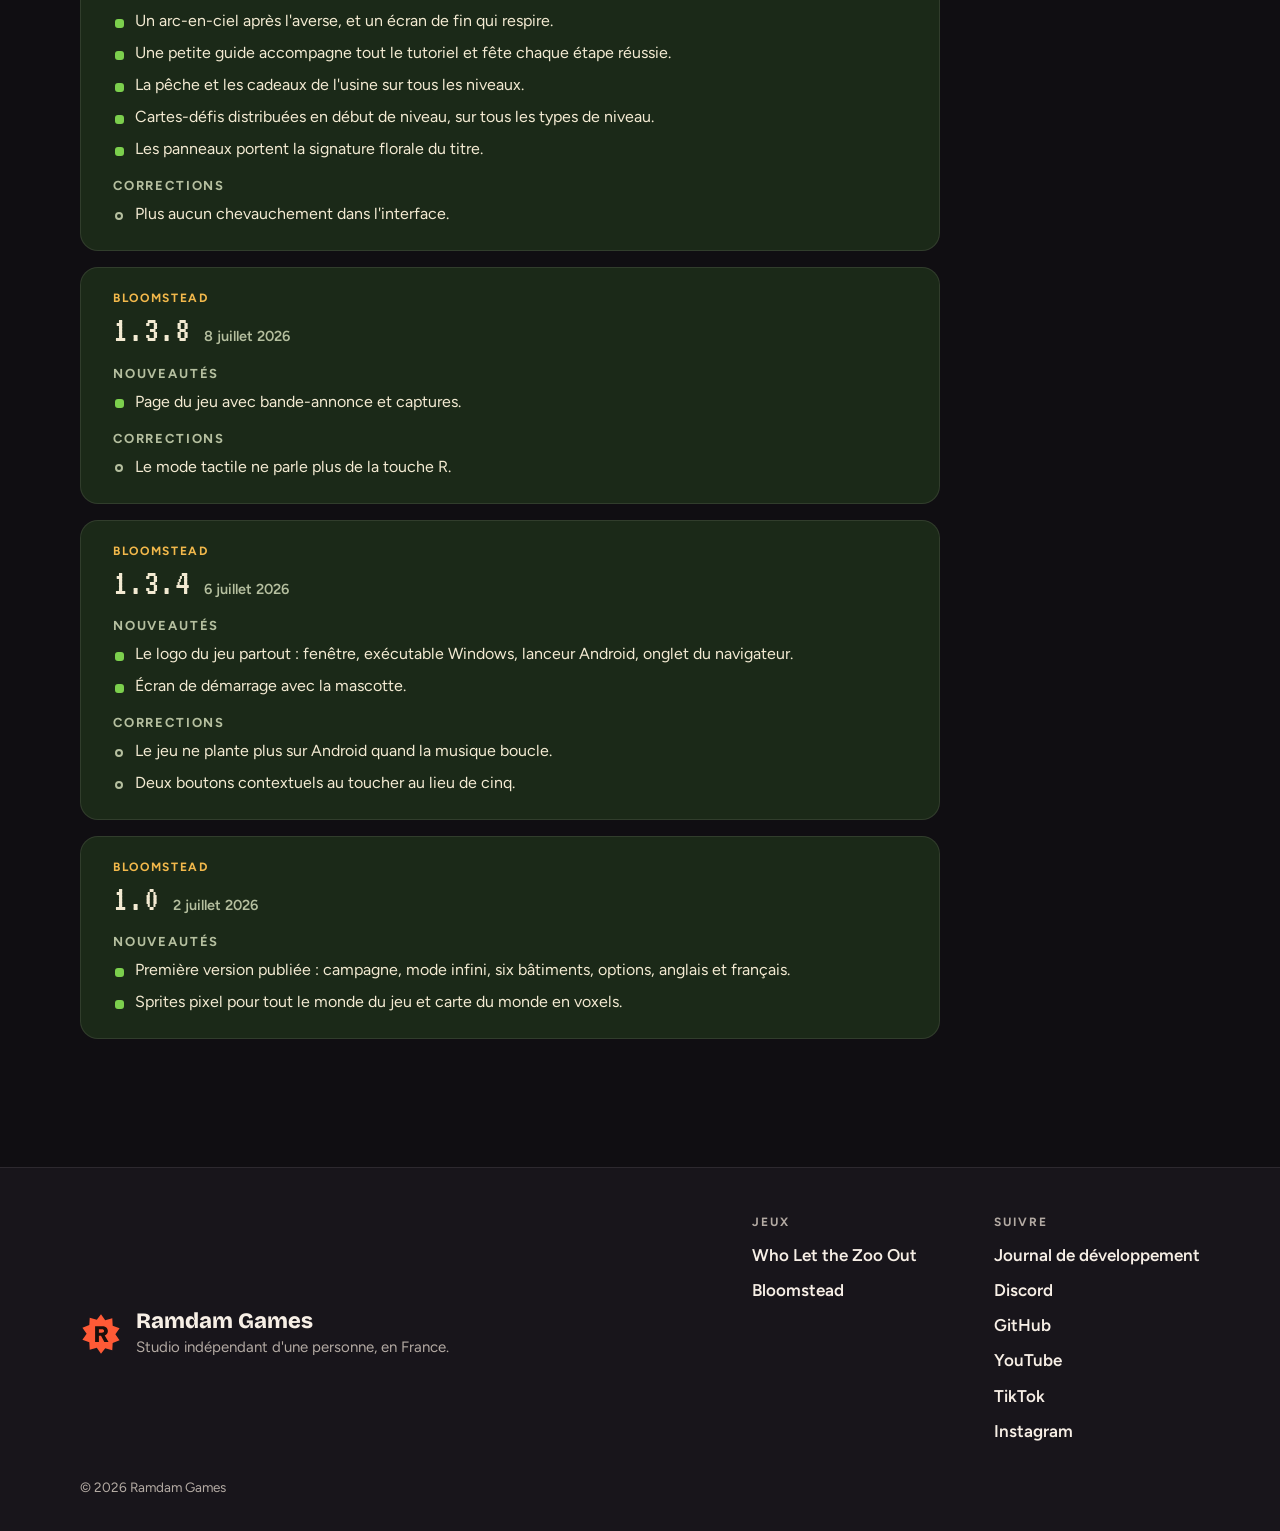
<file: docs/journal.html>
<!doctype html>
<html lang="fr">
<head>
<meta charset="utf-8">
<meta name="viewport" content="width=device-width, initial-scale=1">
<title>Journal | Ramdam Games</title>
<meta name="description" content="Notes de version de Who Let the Zoo Out et de Bloomstead.">
<meta property="og:title" content="Journal | Ramdam Games">
<meta property="og:description" content="Notes de version de Who Let the Zoo Out et de Bloomstead.">
<meta property="og:type" content="website">
<meta property="og:site_name" content="Ramdam Games">
<meta property="og:locale" content="fr_FR">
<meta name="theme-color" content="#ff5a36">
<meta property="og:url" content="https://ramdam-games.github.io/journal.html">
<meta property="og:image" content="https://ramdam-games.github.io/assets/og/home.jpg?v=7d26efac">
<meta property="og:image:width" content="1200">
<meta property="og:image:height" content="630">
<meta property="og:image:alt" content="Journal | Ramdam Games">
<meta name="twitter:image" content="https://ramdam-games.github.io/assets/og/home.jpg?v=7d26efac">
<meta name="twitter:card" content="summary_large_image">
<link rel="icon" href="assets/favicon.svg" type="image/svg+xml">
<link rel="preconnect" href="https://fonts.googleapis.com">
<link rel="preconnect" href="https://fonts.gstatic.com" crossorigin>
<link rel="stylesheet" href="https://fonts.googleapis.com/css2?family=Bricolage+Grotesque:opsz,wght@12..96,500;12..96,700;12..96,800&family=Figtree:wght@400;500;600;700&family=Zilla+Slab:wght@500;700&family=VT323&display=swap">
<link rel="stylesheet" href="assets/site.css?v=8e3ceaf0">
</head>
<body class="t-studio ">
<header class="nav">
  <div class="nav-in">
    <a class="brand" href="index.html"><svg class="mark" width="34" height="34" viewBox="0 0 64 64" aria-hidden="true"><path d="M32 2l6.4 9.2 10.8-3.1.6 11.2 10.5 4-6.4 9.2 6.4 9.2-10.5 4-.6 11.2-10.8-3.1L32 62l-6.4-9.2-10.8 3.1-.6-11.2-10.5-4 6.4-9.2-6.4-9.2 10.5-4 .6-11.2 10.8 3.1z" fill="var(--brand)"/><path d="M23 44V20h10.5c5.6 0 9 3 9 7.6 0 3.3-1.8 5.6-4.8 6.6L43.5 44h-6.4l-5.1-9.2h-3.2V44zm5.8-14h4.2c2.4 0 3.7-1 3.7-2.6 0-1.7-1.3-2.6-3.7-2.6h-4.2z" fill="var(--brand-ink)"/></svg><span>Ramdam Games</span></a>
    <nav aria-label="Navigation principale">
      <a href="index.html#jeux">Jeux</a>
      <a href="journal.html">Journal</a>
      <a href="index.html#studio">Studio</a>
    </nav>
  </div>
</header>
<main class="wrap journal-page">
  <header class="journal-head">
    <p class="kicker">Ramdam Games</p>
    <h1>Journal de développement</h1>
    <p class="lead">Les notes de version de tous les jeux, de la plus récente à la plus ancienne.</p>
    <div class="chips" role="group" aria-label="Filtrer par jeu"><button type="button" class="chip on" data-filter="all">Tous les jeux</button><button type="button" class="chip t-fourriere" data-filter="who-let-the-zoo-out">Who Let the Zoo Out</button><button type="button" class="chip t-bloomstead" data-filter="bloomstead">Bloomstead</button></div>
  </header>
  <div class="entries all"><article class="entry t-fourriere" id="who-let-the-zoo-out-build-du-25-novembre" data-game="who-let-the-zoo-out"><header><a class="entry-game" href="jeux/who-let-the-zoo-out/index.html">Who Let the Zoo Out</a><h3>Build du 25 novembre</h3><time datetime="2026-11-25">25 novembre 2026</time></header><h4>Nouveautés</h4><ul lang="en"><li>The cow swings its legs, nods and swings its tail on top of its toy hop</li><li>A real loading ramp and a slatted tailgate at the rear of the pound truck</li><li>Tools/make_limbs.py rigs a toy animal from a small settings file</li><li>The limbs check sheet shows the ground in side views and a row of close pictures of the joints</li><li>The horse swings its legs, nods and swings its tail</li><li>Flippers can sweep about the up axis as mirror images, and the labels of the limbs sheet sit on a pale band in the top right corner</li><li>The ostrich walks on its two legs, bobs its neck and wags its plume</li><li>The seal sweeps its front flippers, nods and lifts its hind flippers</li><li>Make_limbs finds flippers or wings beside legs, and a leg held up off the ground from a point of it</li><li>Make_limbs takes one foot for the spots of a big sole that touch the ground apart</li><li>The giant tortoise plods on its four legs, nods and wags its tail</li><li>Make_limbs can flap wings one way only, away from the flank, and as often as wanted in a stride</li><li>Make_limbs --grid draws a model from the side and the front with the shares its settings are written in</li><li>Make_limbs leaves &quot;keep&quot; boxes with the body in a head, neck or tail, as it does under the cut of the legs</li><li>The zebra trots on its four legs, nods and swings its tail</li><li>The llama trots under its wool, nods and swings its tail</li><li>The giraffe swings its long legs, nods its long neck and swings its tail</li><li>The elephant plods, nods its head with its ears and trunk and swings its tail</li><li>The rhinoceros plods on its four legs, nods its horned head and swings its tail</li><li>The sheep trots under its wool and nods</li><li>The ram trots, nods its horned head and swings its tail</li><li>The goat trots, nods and wags its tail</li><li>The pig trots on its short legs, nods its head with its ears and wags its tail</li><li>Monique the hippopotamus plods and nods her head with her hat</li><li>The lion walks, nods its maned head and swings its tail from the rump</li><li>The panther walks, nods and swings its long tail from the rump</li><li>The pug trots, nods and wags its curled tail</li><li>The monkey walks on all fours, nods and swings its long tail</li><li>The crocodile crawls on its short legs, nods and sweeps its tail with its crests</li><li>The hen walks on its two legs, nods and flicks its tail</li><li>The flamingo steps on its standing leg, swings the raised one, nods its neck and flicks its tail</li><li>The penguin flaps its wings away from its flanks and nods</li><li>The rabbit hops on its front paws, nods and flicks its tail</li><li>The kangaroo hops on its long feet, nods and lifts its tail</li><li>Limbs.json gives ToyLimbs the swings of all 25 animals</li><li>Russian, Chinese, Japanese and Korean are written in faces the game carries</li></ul><h4>Améliorations</h4><ul lang="en"><li>A body down is not measured while none of it is seen, and asleep and still only one picture in four</li><li>The day, the hour, the objective and the cash are measured again only when their words change, with one content for all</li><li>The limbs of an animal no camera sees, or sees from too far to tell its legs apart, stay at rest</li><li>A plot out of every camera&#x27;s view is not handed to the engine, and each plot has its own box</li><li>An animal with its bones at rest is drawn by a plain copy of its mesh</li><li>The picture is worked on in 32 bits a pixel rather than 64</li><li>The looks ahead of every animal reuse one list of hits instead of a new one at each step</li><li>The size fitted to each line of text is looked up without writing a new string every picture</li><li>Light smooths the edges in one pass over the picture, the temporal smoothing stays at Normal</li><li>The plain copies of the skins at rest are taken out again, they brought 1 % on average and nothing at Light</li></ul><h4>Corrections</h4><ul class="fix" lang="en"><li>A nap says so in the log, and a catch loaded because the hands let go at the cage says why</li><li>A body lying on a slope or across an edge rests on what is under it</li><li>Make_limbs parts a piece shared by a left and a right leg by the middle of the body, so that a raised leg crossing the other one keeps its own shin</li><li>The reach of a throw at a villager is measured to his chest, where it is aimed</li><li>Keep where the movers still there were when the list is made again, so none loses its speed for a frame</li><li>A colleague&#x27;s stream leaves the front of the hips of the body drawn, which turns to face it</li><li>The body that pees holds a stance of its idle and faces the stream between its hips and its shoulders</li><li>A body going down follows the ground at every picture, and a sleeper goes down onto it</li><li>Nothing of a body going down is left in the ground, and its soles come down onto it</li><li>A body going down is let down for the slant it has, and may be raised as far as the slope goes under it</li><li>Every text keeps to what carries it, in every language</li><li>The toll board, the retail park board and the plinth of the roundabout fit their own words</li><li>The barrier says road closed with a sign, the permit gets its words from the game</li><li>The lasso and the advice of the fishing rod have their line in every table</li><li>Shorter wordings where a sign or a plate was too small for them</li><li>The words of the hoardings keep to their white</li><li>Every text keeps a margin of 6 % on each side of what carries it, and the check measures against that room</li><li>A name or a price in Latin letters keeps the face of the game in every language, so the plates, the permit and the sums are drawn alike</li><li>The ground under a lying body is felt from the feet outwards, so a table top, a bench or the floor of the truck over the head is not taken for ground</li><li>A colleague&#x27;s body that comes into view while he sleeps lies there at once, instead of standing up and going down again</li><li>The stream is laid after the truck has carried its passengers and the bodies have been placed, so it leaves the hips on a moving truck</li><li>A word of katakana is not broken in two when the line can break elsewhere</li><li>The flamingo keeps its legs still, the leg it holds up crossed the other at every stride</li><li>The elephant and the hippopotamus step twice a stride of the toy</li><li>An animal is in sight when it stands in a camera&#x27;s view, its shadow counted, not when the engine says it drew it</li><li>Only a wall takes the speed of the legs away, a player standing still got going again at a high frame rate</li><li>The plots are chosen after the cameras are placed, with the view of the picture about to be drawn</li><li>What is carried, stuck in front of the player, takes the speed of the legs into it away, as a wall does</li></ul><p class="tech">Et 43 changements techniques qui ne se voient pas en jeu.</p></article><article class="entry t-fourriere" id="who-let-the-zoo-out-build-du-24-novembre" data-game="who-let-the-zoo-out"><header><a class="entry-game" href="jeux/who-let-the-zoo-out/index.html">Who Let the Zoo Out</a><h3>Build du 24 novembre</h3><time datetime="2026-11-24">24 novembre 2026</time></header><h4>Nouveautés</h4><ul lang="en"><li>A real rope in place of the drawn line (wip, not yet seen in the game)</li><li>A bush shakes, rustles and slows a player who goes through it (wip, not yet seen in the game)</li><li>The flags and the bulbs hang from a cord instead of floating in the air</li><li>Villagers can be roped too, and the pictures of the rope in the game</li><li>The title screen no longer carries the tag of the commune under the logo</li><li>The sign of the title swings from its hook like a hung weight</li><li>The &quot;put or throw the animals here&quot; words on a board under the awning</li><li>A real water tower behind the pound</li><li>A real dashboard and steering wheel in the cab</li><li>A round stream of liquid that thins out, and drops where it lands</li></ul><h4>Corrections</h4><ul class="fix" lang="en"><li>The quiet wait starts at once on a quiet machine and waits at most 10 minutes for any other game</li><li>A carried catch slides along what it brushes and is only torn away when left behind round its carrier</li><li>A catch the game takes back is no longer pulled, nor let go of as left behind</li><li>A catch swings round its carrier about the upright, not down under the feet</li><li>Two floating texts born at the same spot no longer cover each other</li><li>The quiet wait only looks for the robot launcher&#x27;s lock, never takes it</li><li>The logo of the title screen stands still once it has dropped in; test(rope): a two-player tour of the lasso</li><li>What the bug hunt confirmed about roped villagers</li><li>A catch left behind its carrier swings round to the front about the upright</li><li>Real arrows on the gantry sign over the main street</li><li>The objective pin slides along the blocks of the HUD instead of sitting on them</li><li>The distance of a pin pointing down goes over it; test(hud): a tour of the pin</li><li>What is held goes through the unseen walls over the high railings</li><li>The switch used to compare the unseen walls is taken out; the tests&#x27; grip check also asks that a let-go catch meets those walls again</li></ul><p class="tech">Et 17 changements techniques qui ne se voient pas en jeu.</p></article><article class="entry t-fourriere" id="who-let-the-zoo-out-build-du-22-novembre" data-game="who-let-the-zoo-out"><header><a class="entry-game" href="jeux/who-let-the-zoo-out/index.html">Who Let the Zoo Out</a><h3>Build du 22 novembre</h3><time datetime="2026-11-22">22 novembre 2026</time></header><h4>Nouveautés</h4><ul lang="en"><li>One font for the HUD, food that heals, four more characters</li><li>Solid fences and a railing behind the pound, chore: remove what the game no longer uses</li><li>Choose the network port with -port</li><li>Tour and robot launchers with a -Port option</li><li>Walking mesh of the fixed scenery, baked at every rebuild</li><li>Roads file for driving, exported from make_world.py</li><li>Sentence tables from the game&#x27;s own strings, rebuilt each time</li><li>The cash turns red when a purchase is refused for want of money</li></ul><h4>Corrections</h4><ul class="fix" lang="en"><li>Announce Bernard&#x27;s slam and stop the ram fleeing its fight</li><li>Find the project from each tool&#x27;s own location</li><li>No colon or semicolon in what the player reads</li><li>Key names in the game&#x27;s language, quieter villager cries, zoo plants clear of railings and cages</li><li>Reviewers&#x27; findings on texts, Bernard&#x27;s slam, key names and the zoo plants</li><li>Walking mesh check out of the robot&#x27;s folder, area names without game data</li><li>Sentence intents from what the code does, tables rebuilt on the reworded texts</li><li>Roads file goes round the trailer parked at the roundabout</li><li>Sentence intents read which way a test goes, quota line followed to its callers, tool stops on a missing code name</li><li>Roads exporter re-checks each bent lane against every obstacle, goes round close ones together or marks the lane blocked, and logs what is still too close</li><li>No more calls to the object searches Unity 6 deprecates</li><li>What the play-through of the merged copy showed</li><li>Hold both games of the two-player robot to 60 pictures a second</li></ul><p class="tech">Et 6 changements techniques qui ne se voient pas en jeu.</p></article><article class="entry t-fourriere" id="who-let-the-zoo-out-build-du-21-novembre" data-game="who-let-the-zoo-out"><header><a class="entry-game" href="jeux/who-let-the-zoo-out/index.html">Who Let the Zoo Out</a><h3>Build du 21 novembre</h3><time datetime="2026-11-21">21 novembre 2026</time></header><h4>Nouveautés</h4><ul lang="en"><li>Twelve languages, the machine&#x27;s language by default, money in dollars</li><li>Restless bosses, a colleague helps you up, review fixes</li><li>Who Let the Zoo Out, live title, knock-out screen, quiet HUD</li><li>Eat to get a heart back, a wait to get up, far fewer lines on screen</li><li>Virtual keyboard and mouse, log book and a first walk to the counter</li><li>Music for each moment, missing sounds, calmer levels</li><li>Full screen by default, empty hands on the satchel key, steadier carrying</li></ul><h4>Corrections</h4><ul class="fix" lang="en"><li>Plant the dart in the body one sees, not on the box round it</li><li>Bug hunt over the week&#x27;s work, zoo ticket office, in-hand tile</li></ul><p class="tech">Et 2 changements techniques qui ne se voient pas en jeu.</p></article><article class="entry t-fourriere" id="who-let-the-zoo-out-build-du-18-novembre" data-game="who-let-the-zoo-out"><header><a class="entry-game" href="jeux/who-let-the-zoo-out/index.html">Who Let the Zoo Out</a><h3>Build du 18 novembre</h3><time datetime="2026-11-18">18 novembre 2026</time></header><h4>Nouveautés</h4><ul lang="en"><li>Painted title screen, sticker menus, real models for the pound and the fair, soft boss gauge</li><li>Thrown, down and out redone: body seen from outside, things left where one falls</li><li>Firecracker stand, hen race and drinks machine as models of their own</li></ul><p class="tech">Et 1 changement technique qui ne se voit pas en jeu.</p></article><article class="entry t-fourriere" id="who-let-the-zoo-out-build-du-17-novembre" data-game="who-let-the-zoo-out"><header><a class="entry-game" href="jeux/who-let-the-zoo-out/index.html">Who Let the Zoo Out</a><h3>Build du 17 novembre</h3><time datetime="2026-11-17">17 novembre 2026</time></header><h4>Nouveautés</h4><ul lang="en"><li>Paid first jobs, real water and fishing, new menus, and a round of fixes</li><li>Shop stalls and pound relays as full models with painted sign boards</li></ul></article><article class="entry t-fourriere" id="who-let-the-zoo-out-build-du-16-novembre" data-game="who-let-the-zoo-out"><header><a class="entry-game" href="jeux/who-let-the-zoo-out/index.html">Who Let the Zoo Out</a><h3>Build du 16 novembre</h3><time datetime="2026-11-16">16 novembre 2026</time></header><h4>Nouveautés</h4><ul><li>Une boutique dans chaque quartier, avec son propre outil. Mégaphone à la zone commerciale, bouées à la base de loisirs, poêle à frire à la campagne, buisson portatif et bombe soporifique au zoo.</li><li>Les habitants parlent dans des bulles de bande dessinée, au-dessus de leur tête.</li><li>Les boss repèrent le joueur le plus proche, se cabrent et viennent le charger.</li><li>Combats de boss avec coups annoncés au sol, grande barre de vie et épingle sur la cible.</li><li>Routes sinueuses avec de la boue, passants, radar de vitesse.</li><li>Déchargement automatique à la fourrière et relais de dépôt dans les quartiers.</li><li>Film de fin, grande roue de la fête, course de poules avec paris, pétards, boisson énergisante, outils qu&#x27;on peut lancer.</li><li>Registre du zoo. Une bête rendue y reste, et le village est propre quand il n&#x27;en reste plus.</li><li>Nouvelle interface, carte aérienne, radar et quota par lieu. Les habitants se laissent taquiner.</li><li>L&#x27;écran de fin affiche le jour, l&#x27;heure de la dernière prise et le temps de jeu.</li></ul><h4>Corrections</h4><ul class="fix"><li>La camionnette peut atteindre tous les lieux, les panneaux ne sont plus sur la route.</li><li>Aucune bête ne saute plus une barrière, les gros boss ne sautent plus rien.</li><li>L&#x27;herbe ne traverse plus les étals, les relais et les barrières.</li><li>Son plus calme, plus de drapeau à la fourrière.</li><li>La langue suit celle de Windows au premier lancement.</li></ul></article><article class="entry t-fourriere" id="who-let-the-zoo-out-build-du-15-novembre" data-game="who-let-the-zoo-out"><header><a class="entry-game" href="jeux/who-let-the-zoo-out/index.html">Who Let the Zoo Out</a><h3>Build du 15 novembre</h3><time datetime="2026-11-15">15 novembre 2026</time></header><h4>Nouveautés</h4><ul><li>Premier prototype jouable en coopération en ligne.</li><li>Journées de travail avec le quota du maire, sept quartiers, menus, options et sauvegarde.</li><li>Chapitres d&#x27;histoire et fête du village.</li><li>Départ à pied avec une épuisette, vente des bêtes au guichet de Josiane.</li><li>Les bêtes, le décor et les personnages en modèles 3D faits pour le jeu, style low-poly aux grands yeux ronds.</li><li>Ceinture d&#x27;outils, besace et lasso, prise portée dans le filet.</li><li>Six lieux bordés de haies et une nouvelle fourrière.</li><li>Camionnette ouverte avec un vrai poste de conduite, boss, jour et nuit.</li><li>Touches réglables, options graphiques, anglais et français.</li><li>La touche P, et des bêtes qui s&#x27;en souviennent.</li></ul><h4>Corrections</h4><ul class="fix"><li>Chargement de la camionnette en une seule touche.</li></ul></article><article class="entry t-bloomstead" id="bloomstead-1.6.4" data-game="bloomstead"><header><a class="entry-game" href="jeux/bloomstead/index.html">Bloomstead</a><h3>1.6.4</h3><time datetime="2026-09-12">12 septembre 2026</time></header><h4>Nouveautés</h4><ul><li>Ouverture en cinématique, et des décors propres à chaque niveau et à chaque monde.</li><li>Tous les écrans passent sur la même matière : bois, liège, parchemin et encre.</li><li>Panneaux suspendus partout dans l&#x27;interface.</li><li>Nouvelle boucle musicale acoustique, guitare nylon, flûte et chants d&#x27;oiseaux.</li><li>Les chaînes peuvent se séparer en deux.</li><li>Passe complète sur le jeu au toucher.</li></ul><h4>Corrections</h4><ul class="fix"><li>Panneau de fin de niveau plus sobre, les étoiles reviennent sur le plateau.</li></ul></article><article class="entry t-bloomstead" id="bloomstead-1.6.3" data-game="bloomstead"><header><a class="entry-game" href="jeux/bloomstead/index.html">Bloomstead</a><h3>1.6.3</h3><time datetime="2026-09-05">5 septembre 2026</time></header><h4>Nouveautés</h4><ul><li>Événements sur le plateau pendant la partie.</li><li>Le guide s&#x27;appuie sur un solveur qui tourne en direct, ses conseils sont toujours jouables.</li></ul></article><article class="entry t-bloomstead" id="bloomstead-1.6.2" data-game="bloomstead"><header><a class="entry-game" href="jeux/bloomstead/index.html">Bloomstead</a><h3>1.6.2</h3><time datetime="2026-09-02">2 septembre 2026</time></header><h4>Nouveautés</h4><ul><li>Écran d&#x27;accueil redessiné : la clairière vivante, le logo et un rail en bois aux boutons ronds.</li><li>Un bouton Multijoueur grisé annonce la suite.</li></ul><h4>Corrections</h4><ul class="fix"><li>Les rochers de l&#x27;accueil reposent sur la terre, avec leur ombre.</li><li>La frontière de floraison de l&#x27;accueil ne tremble plus.</li></ul></article><article class="entry t-bloomstead" id="bloomstead-1.6.1" data-game="bloomstead"><header><a class="entry-game" href="jeux/bloomstead/index.html">Bloomstead</a><h3>1.6.1</h3><time datetime="2026-09-01">1er septembre 2026</time></header><h4>Corrections</h4><ul class="fix"><li>Zones de toucher à la taille du doigt sur les boutons ronds, le geste de rotation est nommé sur écran tactile.</li></ul></article><article class="entry t-bloomstead" id="bloomstead-1.6.0" data-game="bloomstead"><header><a class="entry-game" href="jeux/bloomstead/index.html">Bloomstead</a><h3>1.6.0</h3><time datetime="2026-09-01">1er septembre 2026</time></header><h4>Nouveautés</h4><ul><li>Une pièce posée reste où on l&#x27;a mise.</li><li>Une partie perdue recommence d&#x27;un geste, gratuitement.</li></ul></article><article class="entry t-bloomstead" id="bloomstead-1.5.0" data-game="bloomstead"><header><a class="entry-game" href="jeux/bloomstead/index.html">Bloomstead</a><h3>1.5.0</h3><time datetime="2026-08-30">30 août 2026</time></header><h4>Nouveautés</h4><ul><li>Pièces déplaçables à la souris, et un guide central qui ne donne plus de conseil inutile.</li><li>Pastille de rotation au survol d&#x27;une pièce, un clic la tourne d&#x27;un quart de tour.</li><li>Une machine qui fleurit soigne aussi sa propre case.</li><li>Le guidage indique le sens : pose orientée sur la case suggérée et chevrons sur les pièces mal tournées.</li><li>Tutoriel complet avec usine en direct.</li></ul><h4>Corrections</h4><ul class="fix"><li>Un seul guide à la fois à l&#x27;écran, plus jamais d&#x27;écran muet.</li><li>L&#x27;aide activée reste pour tout le niveau.</li><li>Les bulles d&#x27;annonce ne s&#x27;impriment plus à travers les autres textes.</li></ul></article><article class="entry t-bloomstead" id="bloomstead-1.4.1" data-game="bloomstead"><header><a class="entry-game" href="jeux/bloomstead/index.html">Bloomstead</a><h3>1.4.1</h3><time datetime="2026-08-07">7 août 2026</time></header><h4>Nouveautés</h4><ul><li>De vrais cumulus dans le ciel.</li><li>Le diorama repose sur une vraie table en bois.</li></ul></article><article class="entry t-bloomstead" id="bloomstead-1.4.0" data-game="bloomstead"><header><a class="entry-game" href="jeux/bloomstead/index.html">Bloomstead</a><h3>1.4.0</h3><time datetime="2026-08-07">7 août 2026</time></header><h4>Nouveautés</h4><ul><li>Un arc-en-ciel après l&#x27;averse, et un écran de fin qui respire.</li><li>Une petite guide accompagne tout le tutoriel et fête chaque étape réussie.</li><li>La pêche et les cadeaux de l&#x27;usine sur tous les niveaux.</li><li>Cartes-défis distribuées en début de niveau, sur tous les types de niveau.</li><li>Les panneaux portent la signature florale du titre.</li></ul><h4>Corrections</h4><ul class="fix"><li>Plus aucun chevauchement dans l&#x27;interface.</li></ul></article><article class="entry t-bloomstead" id="bloomstead-1.3.8" data-game="bloomstead"><header><a class="entry-game" href="jeux/bloomstead/index.html">Bloomstead</a><h3>1.3.8</h3><time datetime="2026-07-08">8 juillet 2026</time></header><h4>Nouveautés</h4><ul><li>Page du jeu avec bande-annonce et captures.</li></ul><h4>Corrections</h4><ul class="fix"><li>Le mode tactile ne parle plus de la touche R.</li></ul></article><article class="entry t-bloomstead" id="bloomstead-1.3.4" data-game="bloomstead"><header><a class="entry-game" href="jeux/bloomstead/index.html">Bloomstead</a><h3>1.3.4</h3><time datetime="2026-07-06">6 juillet 2026</time></header><h4>Nouveautés</h4><ul><li>Le logo du jeu partout : fenêtre, exécutable Windows, lanceur Android, onglet du navigateur.</li><li>Écran de démarrage avec la mascotte.</li></ul><h4>Corrections</h4><ul class="fix"><li>Le jeu ne plante plus sur Android quand la musique boucle.</li><li>Deux boutons contextuels au toucher au lieu de cinq.</li></ul></article><article class="entry t-bloomstead" id="bloomstead-1.0" data-game="bloomstead"><header><a class="entry-game" href="jeux/bloomstead/index.html">Bloomstead</a><h3>1.0</h3><time datetime="2026-07-02">2 juillet 2026</time></header><h4>Nouveautés</h4><ul><li>Première version publiée : campagne, mode infini, six bâtiments, options, anglais et français.</li><li>Sprites pixel pour tout le monde du jeu et carte du monde en voxels.</li></ul></article></div>
</main>
<footer class="foot">
  <div class="foot-in">
    <div class="foot-brand"><svg class="mark" width="42" height="42" viewBox="0 0 64 64" aria-hidden="true"><path d="M32 2l6.4 9.2 10.8-3.1.6 11.2 10.5 4-6.4 9.2 6.4 9.2-10.5 4-.6 11.2-10.8-3.1L32 62l-6.4-9.2-10.8 3.1-.6-11.2-10.5-4 6.4-9.2-6.4-9.2 10.5-4 .6-11.2 10.8 3.1z" fill="var(--brand)"/><path d="M23 44V20h10.5c5.6 0 9 3 9 7.6 0 3.3-1.8 5.6-4.8 6.6L43.5 44h-6.4l-5.1-9.2h-3.2V44zm5.8-14h4.2c2.4 0 3.7-1 3.7-2.6 0-1.7-1.3-2.6-3.7-2.6h-4.2z" fill="var(--brand-ink)"/></svg><div><strong>Ramdam Games</strong><span>Studio indépendant d&#x27;une personne, en France.</span></div></div>
    <div class="foot-cols">
      <div><h4>Jeux</h4><a href="jeux/who-let-the-zoo-out/index.html">Who Let the Zoo Out</a><a href="jeux/bloomstead/index.html">Bloomstead</a></div>
      <div><h4>Suivre</h4><a href="journal.html">Journal de développement</a><a href="https://discord.gg/k4crjTtuuf">Discord</a><a href="https://github.com/ramdam-games">GitHub</a><a href="https://www.youtube.com/@RamdamGames">YouTube</a><a href="https://www.tiktok.com/@ramdamgames">TikTok</a><a href="https://www.instagram.com/ramdamgames/">Instagram</a></div>
    </div>
  </div>
  <p class="foot-note">© 2026 Ramdam Games</p>
</footer>
<script src="assets/site.js?v=fd4f5c33" defer></script>
</body>
</html>
</file>
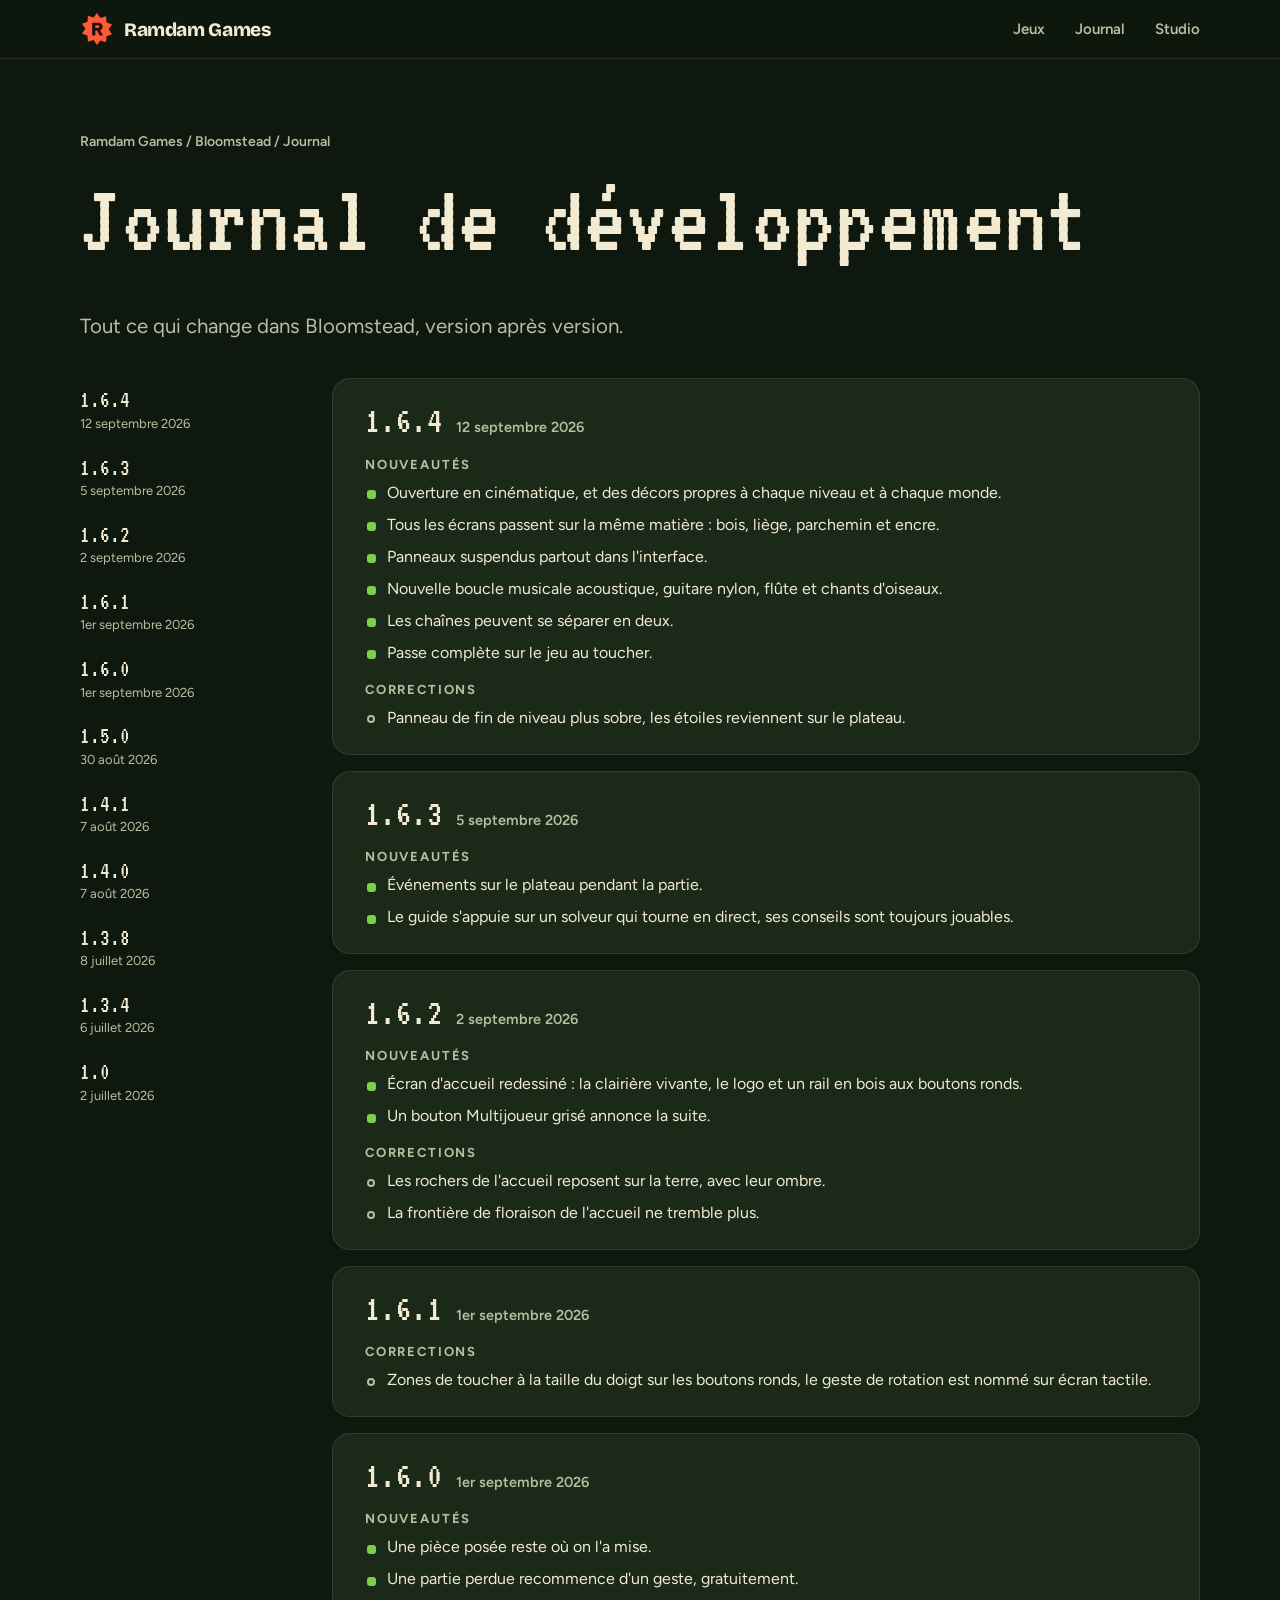
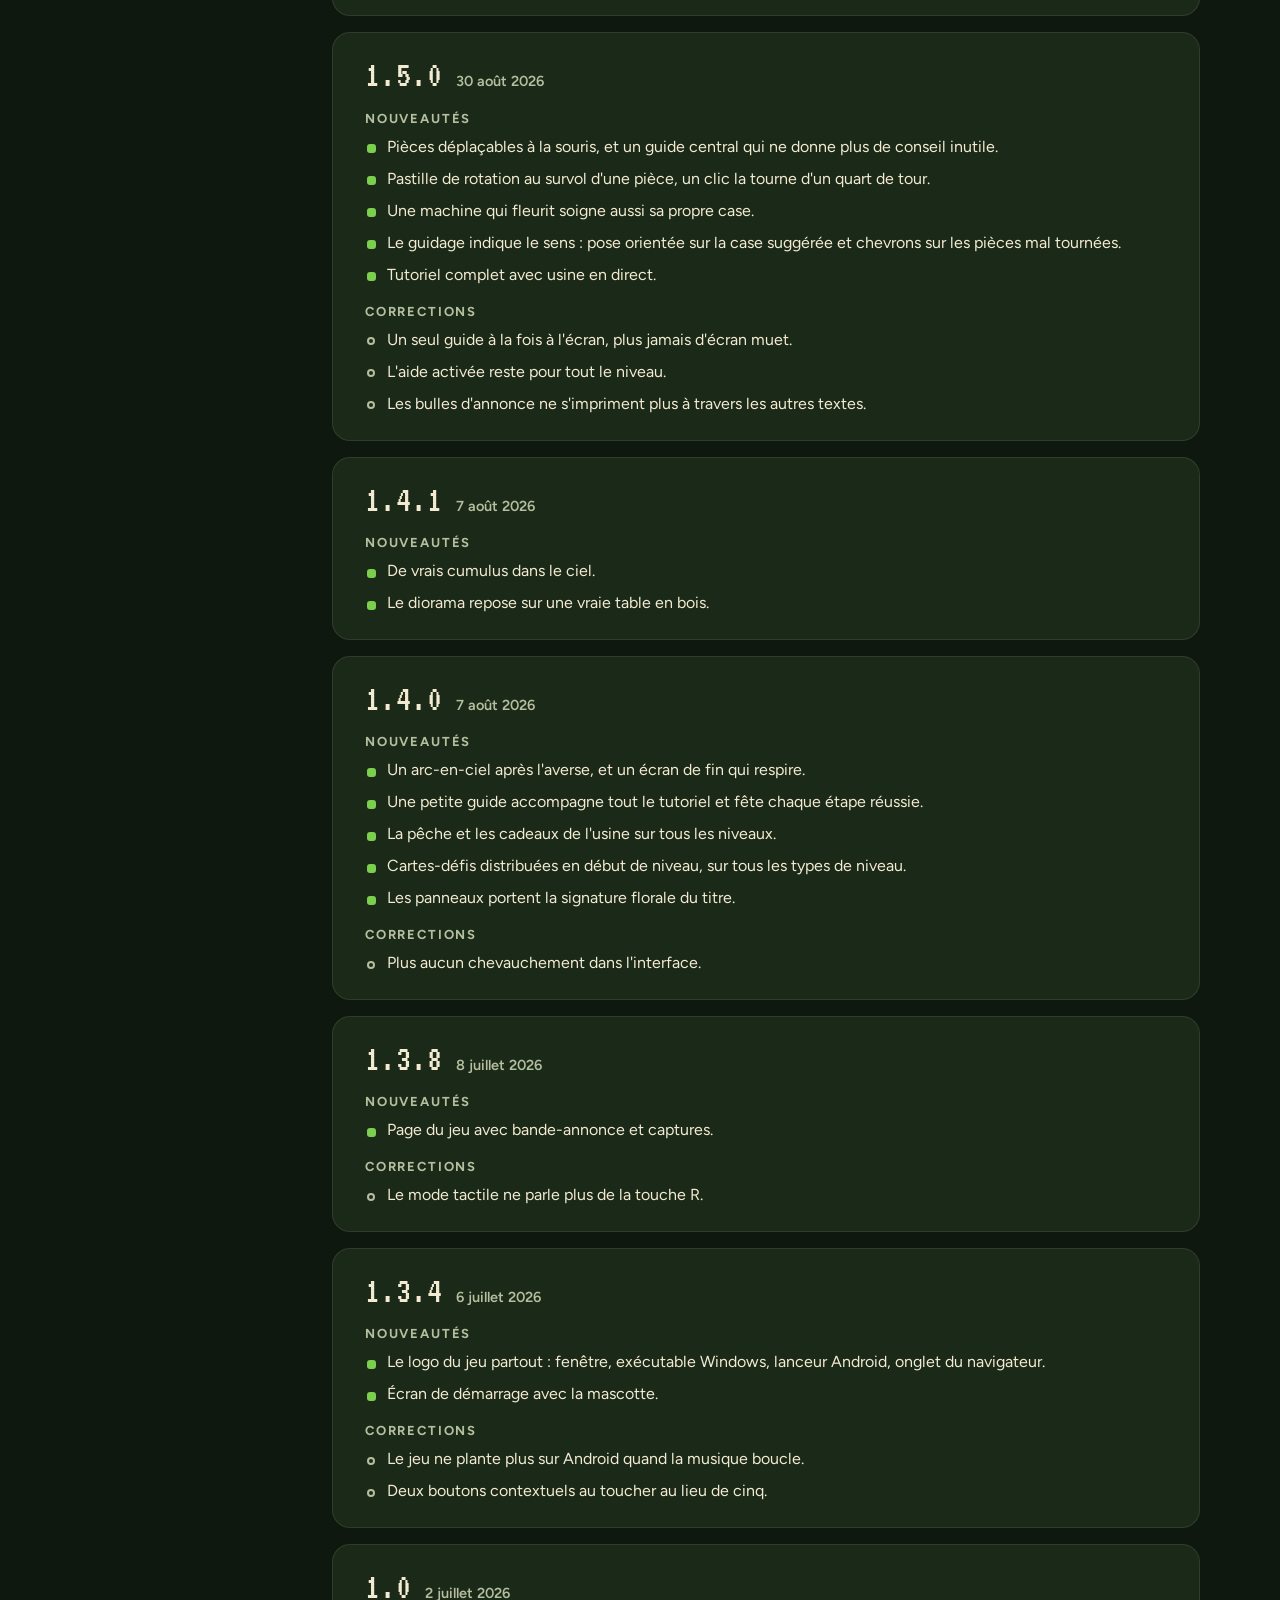
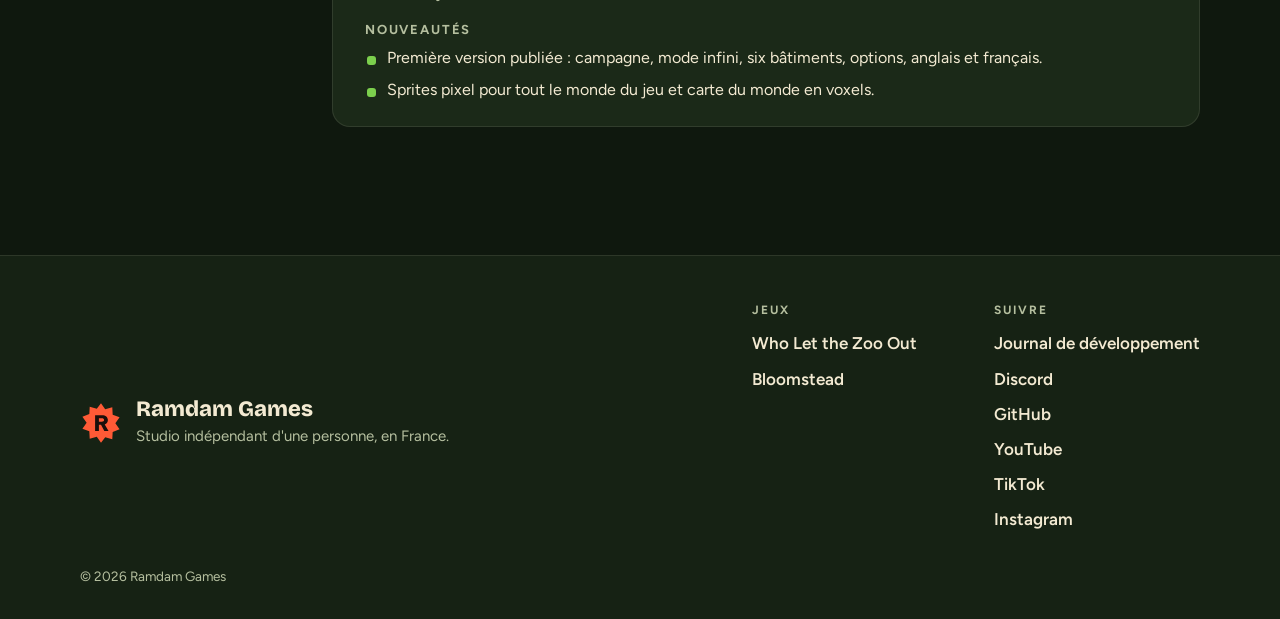
<file: docs/jeux/bloomstead/journal.html>
<!doctype html>
<html lang="fr">
<head>
<meta charset="utf-8">
<meta name="viewport" content="width=device-width, initial-scale=1">
<title>Journal de Bloomstead | Ramdam Games</title>
<meta name="description" content="Notes de version et journal de développement de Bloomstead.">
<meta property="og:title" content="Journal de Bloomstead | Ramdam Games">
<meta property="og:description" content="Notes de version et journal de développement de Bloomstead.">
<meta property="og:type" content="website">
<meta property="og:site_name" content="Ramdam Games">
<meta property="og:locale" content="fr_FR">
<meta name="theme-color" content="#7ccf4d">
<meta property="og:url" content="https://ramdam-games.github.io/jeux/bloomstead/journal.html">
<meta property="og:image" content="https://ramdam-games.github.io/assets/og/bloomstead.jpg?v=664d4d9a">
<meta property="og:image:width" content="1200">
<meta property="og:image:height" content="630">
<meta property="og:image:alt" content="Journal de Bloomstead | Ramdam Games">
<meta name="twitter:image" content="https://ramdam-games.github.io/assets/og/bloomstead.jpg?v=664d4d9a">
<meta name="twitter:card" content="summary_large_image">
<link rel="icon" href="../../assets/favicon.svg" type="image/svg+xml">
<link rel="preconnect" href="https://fonts.googleapis.com">
<link rel="preconnect" href="https://fonts.gstatic.com" crossorigin>
<link rel="stylesheet" href="https://fonts.googleapis.com/css2?family=Bricolage+Grotesque:opsz,wght@12..96,500;12..96,700;12..96,800&family=Figtree:wght@400;500;600;700&family=Zilla+Slab:wght@500;700&family=VT323&display=swap">
<link rel="stylesheet" href="../../assets/site.css?v=8e3ceaf0">
</head>
<body class="t-bloomstead ">
<header class="nav">
  <div class="nav-in">
    <a class="brand" href="../../index.html"><svg class="mark" width="34" height="34" viewBox="0 0 64 64" aria-hidden="true"><path d="M32 2l6.4 9.2 10.8-3.1.6 11.2 10.5 4-6.4 9.2 6.4 9.2-10.5 4-.6 11.2-10.8-3.1L32 62l-6.4-9.2-10.8 3.1-.6-11.2-10.5-4 6.4-9.2-6.4-9.2 10.5-4 .6-11.2 10.8 3.1z" fill="var(--brand)"/><path d="M23 44V20h10.5c5.6 0 9 3 9 7.6 0 3.3-1.8 5.6-4.8 6.6L43.5 44h-6.4l-5.1-9.2h-3.2V44zm5.8-14h4.2c2.4 0 3.7-1 3.7-2.6 0-1.7-1.3-2.6-3.7-2.6h-4.2z" fill="var(--brand-ink)"/></svg><span>Ramdam Games</span></a>
    <nav aria-label="Navigation principale">
      <a href="../../index.html#jeux">Jeux</a>
      <a href="../../journal.html">Journal</a>
      <a href="../../index.html#studio">Studio</a>
    </nav>
  </div>
</header>
<main class="wrap journal-page">
  <header class="journal-head">
    <p class="crumbs"><a href="../../index.html">Ramdam Games</a> <span aria-hidden="true">/</span> <a href="index.html">Bloomstead</a> <span aria-hidden="true">/</span> Journal</p>
    <h1>Journal de développement</h1>
    <p class="lead">Tout ce qui change dans Bloomstead, version après version.</p>
  </header>
  <div class="journal">
    <nav class="toc" aria-label="Versions"><a href="#bloomstead-1.6.4"><strong>1.6.4</strong><span>12 septembre 2026</span></a><a href="#bloomstead-1.6.3"><strong>1.6.3</strong><span>5 septembre 2026</span></a><a href="#bloomstead-1.6.2"><strong>1.6.2</strong><span>2 septembre 2026</span></a><a href="#bloomstead-1.6.1"><strong>1.6.1</strong><span>1er septembre 2026</span></a><a href="#bloomstead-1.6.0"><strong>1.6.0</strong><span>1er septembre 2026</span></a><a href="#bloomstead-1.5.0"><strong>1.5.0</strong><span>30 août 2026</span></a><a href="#bloomstead-1.4.1"><strong>1.4.1</strong><span>7 août 2026</span></a><a href="#bloomstead-1.4.0"><strong>1.4.0</strong><span>7 août 2026</span></a><a href="#bloomstead-1.3.8"><strong>1.3.8</strong><span>8 juillet 2026</span></a><a href="#bloomstead-1.3.4"><strong>1.3.4</strong><span>6 juillet 2026</span></a><a href="#bloomstead-1.0"><strong>1.0</strong><span>2 juillet 2026</span></a></nav>
    <div class="entries"><article class="entry t-bloomstead" id="bloomstead-1.6.4" data-game="bloomstead"><header><h3>1.6.4</h3><time datetime="2026-09-12">12 septembre 2026</time></header><h4>Nouveautés</h4><ul><li>Ouverture en cinématique, et des décors propres à chaque niveau et à chaque monde.</li><li>Tous les écrans passent sur la même matière : bois, liège, parchemin et encre.</li><li>Panneaux suspendus partout dans l&#x27;interface.</li><li>Nouvelle boucle musicale acoustique, guitare nylon, flûte et chants d&#x27;oiseaux.</li><li>Les chaînes peuvent se séparer en deux.</li><li>Passe complète sur le jeu au toucher.</li></ul><h4>Corrections</h4><ul class="fix"><li>Panneau de fin de niveau plus sobre, les étoiles reviennent sur le plateau.</li></ul></article><article class="entry t-bloomstead" id="bloomstead-1.6.3" data-game="bloomstead"><header><h3>1.6.3</h3><time datetime="2026-09-05">5 septembre 2026</time></header><h4>Nouveautés</h4><ul><li>Événements sur le plateau pendant la partie.</li><li>Le guide s&#x27;appuie sur un solveur qui tourne en direct, ses conseils sont toujours jouables.</li></ul></article><article class="entry t-bloomstead" id="bloomstead-1.6.2" data-game="bloomstead"><header><h3>1.6.2</h3><time datetime="2026-09-02">2 septembre 2026</time></header><h4>Nouveautés</h4><ul><li>Écran d&#x27;accueil redessiné : la clairière vivante, le logo et un rail en bois aux boutons ronds.</li><li>Un bouton Multijoueur grisé annonce la suite.</li></ul><h4>Corrections</h4><ul class="fix"><li>Les rochers de l&#x27;accueil reposent sur la terre, avec leur ombre.</li><li>La frontière de floraison de l&#x27;accueil ne tremble plus.</li></ul></article><article class="entry t-bloomstead" id="bloomstead-1.6.1" data-game="bloomstead"><header><h3>1.6.1</h3><time datetime="2026-09-01">1er septembre 2026</time></header><h4>Corrections</h4><ul class="fix"><li>Zones de toucher à la taille du doigt sur les boutons ronds, le geste de rotation est nommé sur écran tactile.</li></ul></article><article class="entry t-bloomstead" id="bloomstead-1.6.0" data-game="bloomstead"><header><h3>1.6.0</h3><time datetime="2026-09-01">1er septembre 2026</time></header><h4>Nouveautés</h4><ul><li>Une pièce posée reste où on l&#x27;a mise.</li><li>Une partie perdue recommence d&#x27;un geste, gratuitement.</li></ul></article><article class="entry t-bloomstead" id="bloomstead-1.5.0" data-game="bloomstead"><header><h3>1.5.0</h3><time datetime="2026-08-30">30 août 2026</time></header><h4>Nouveautés</h4><ul><li>Pièces déplaçables à la souris, et un guide central qui ne donne plus de conseil inutile.</li><li>Pastille de rotation au survol d&#x27;une pièce, un clic la tourne d&#x27;un quart de tour.</li><li>Une machine qui fleurit soigne aussi sa propre case.</li><li>Le guidage indique le sens : pose orientée sur la case suggérée et chevrons sur les pièces mal tournées.</li><li>Tutoriel complet avec usine en direct.</li></ul><h4>Corrections</h4><ul class="fix"><li>Un seul guide à la fois à l&#x27;écran, plus jamais d&#x27;écran muet.</li><li>L&#x27;aide activée reste pour tout le niveau.</li><li>Les bulles d&#x27;annonce ne s&#x27;impriment plus à travers les autres textes.</li></ul></article><article class="entry t-bloomstead" id="bloomstead-1.4.1" data-game="bloomstead"><header><h3>1.4.1</h3><time datetime="2026-08-07">7 août 2026</time></header><h4>Nouveautés</h4><ul><li>De vrais cumulus dans le ciel.</li><li>Le diorama repose sur une vraie table en bois.</li></ul></article><article class="entry t-bloomstead" id="bloomstead-1.4.0" data-game="bloomstead"><header><h3>1.4.0</h3><time datetime="2026-08-07">7 août 2026</time></header><h4>Nouveautés</h4><ul><li>Un arc-en-ciel après l&#x27;averse, et un écran de fin qui respire.</li><li>Une petite guide accompagne tout le tutoriel et fête chaque étape réussie.</li><li>La pêche et les cadeaux de l&#x27;usine sur tous les niveaux.</li><li>Cartes-défis distribuées en début de niveau, sur tous les types de niveau.</li><li>Les panneaux portent la signature florale du titre.</li></ul><h4>Corrections</h4><ul class="fix"><li>Plus aucun chevauchement dans l&#x27;interface.</li></ul></article><article class="entry t-bloomstead" id="bloomstead-1.3.8" data-game="bloomstead"><header><h3>1.3.8</h3><time datetime="2026-07-08">8 juillet 2026</time></header><h4>Nouveautés</h4><ul><li>Page du jeu avec bande-annonce et captures.</li></ul><h4>Corrections</h4><ul class="fix"><li>Le mode tactile ne parle plus de la touche R.</li></ul></article><article class="entry t-bloomstead" id="bloomstead-1.3.4" data-game="bloomstead"><header><h3>1.3.4</h3><time datetime="2026-07-06">6 juillet 2026</time></header><h4>Nouveautés</h4><ul><li>Le logo du jeu partout : fenêtre, exécutable Windows, lanceur Android, onglet du navigateur.</li><li>Écran de démarrage avec la mascotte.</li></ul><h4>Corrections</h4><ul class="fix"><li>Le jeu ne plante plus sur Android quand la musique boucle.</li><li>Deux boutons contextuels au toucher au lieu de cinq.</li></ul></article><article class="entry t-bloomstead" id="bloomstead-1.0" data-game="bloomstead"><header><h3>1.0</h3><time datetime="2026-07-02">2 juillet 2026</time></header><h4>Nouveautés</h4><ul><li>Première version publiée : campagne, mode infini, six bâtiments, options, anglais et français.</li><li>Sprites pixel pour tout le monde du jeu et carte du monde en voxels.</li></ul></article></div>
  </div>
</main>
<footer class="foot">
  <div class="foot-in">
    <div class="foot-brand"><svg class="mark" width="42" height="42" viewBox="0 0 64 64" aria-hidden="true"><path d="M32 2l6.4 9.2 10.8-3.1.6 11.2 10.5 4-6.4 9.2 6.4 9.2-10.5 4-.6 11.2-10.8-3.1L32 62l-6.4-9.2-10.8 3.1-.6-11.2-10.5-4 6.4-9.2-6.4-9.2 10.5-4 .6-11.2 10.8 3.1z" fill="var(--brand)"/><path d="M23 44V20h10.5c5.6 0 9 3 9 7.6 0 3.3-1.8 5.6-4.8 6.6L43.5 44h-6.4l-5.1-9.2h-3.2V44zm5.8-14h4.2c2.4 0 3.7-1 3.7-2.6 0-1.7-1.3-2.6-3.7-2.6h-4.2z" fill="var(--brand-ink)"/></svg><div><strong>Ramdam Games</strong><span>Studio indépendant d&#x27;une personne, en France.</span></div></div>
    <div class="foot-cols">
      <div><h4>Jeux</h4><a href="../../jeux/who-let-the-zoo-out/index.html">Who Let the Zoo Out</a><a href="../../jeux/bloomstead/index.html">Bloomstead</a></div>
      <div><h4>Suivre</h4><a href="../../journal.html">Journal de développement</a><a href="https://discord.gg/k4crjTtuuf">Discord</a><a href="https://github.com/ramdam-games">GitHub</a><a href="https://www.youtube.com/@RamdamGames">YouTube</a><a href="https://www.tiktok.com/@ramdamgames">TikTok</a><a href="https://www.instagram.com/ramdamgames/">Instagram</a></div>
    </div>
  </div>
  <p class="foot-note">© 2026 Ramdam Games</p>
</footer>
<script src="../../assets/site.js?v=fd4f5c33" defer></script>
</body>
</html>
</file>
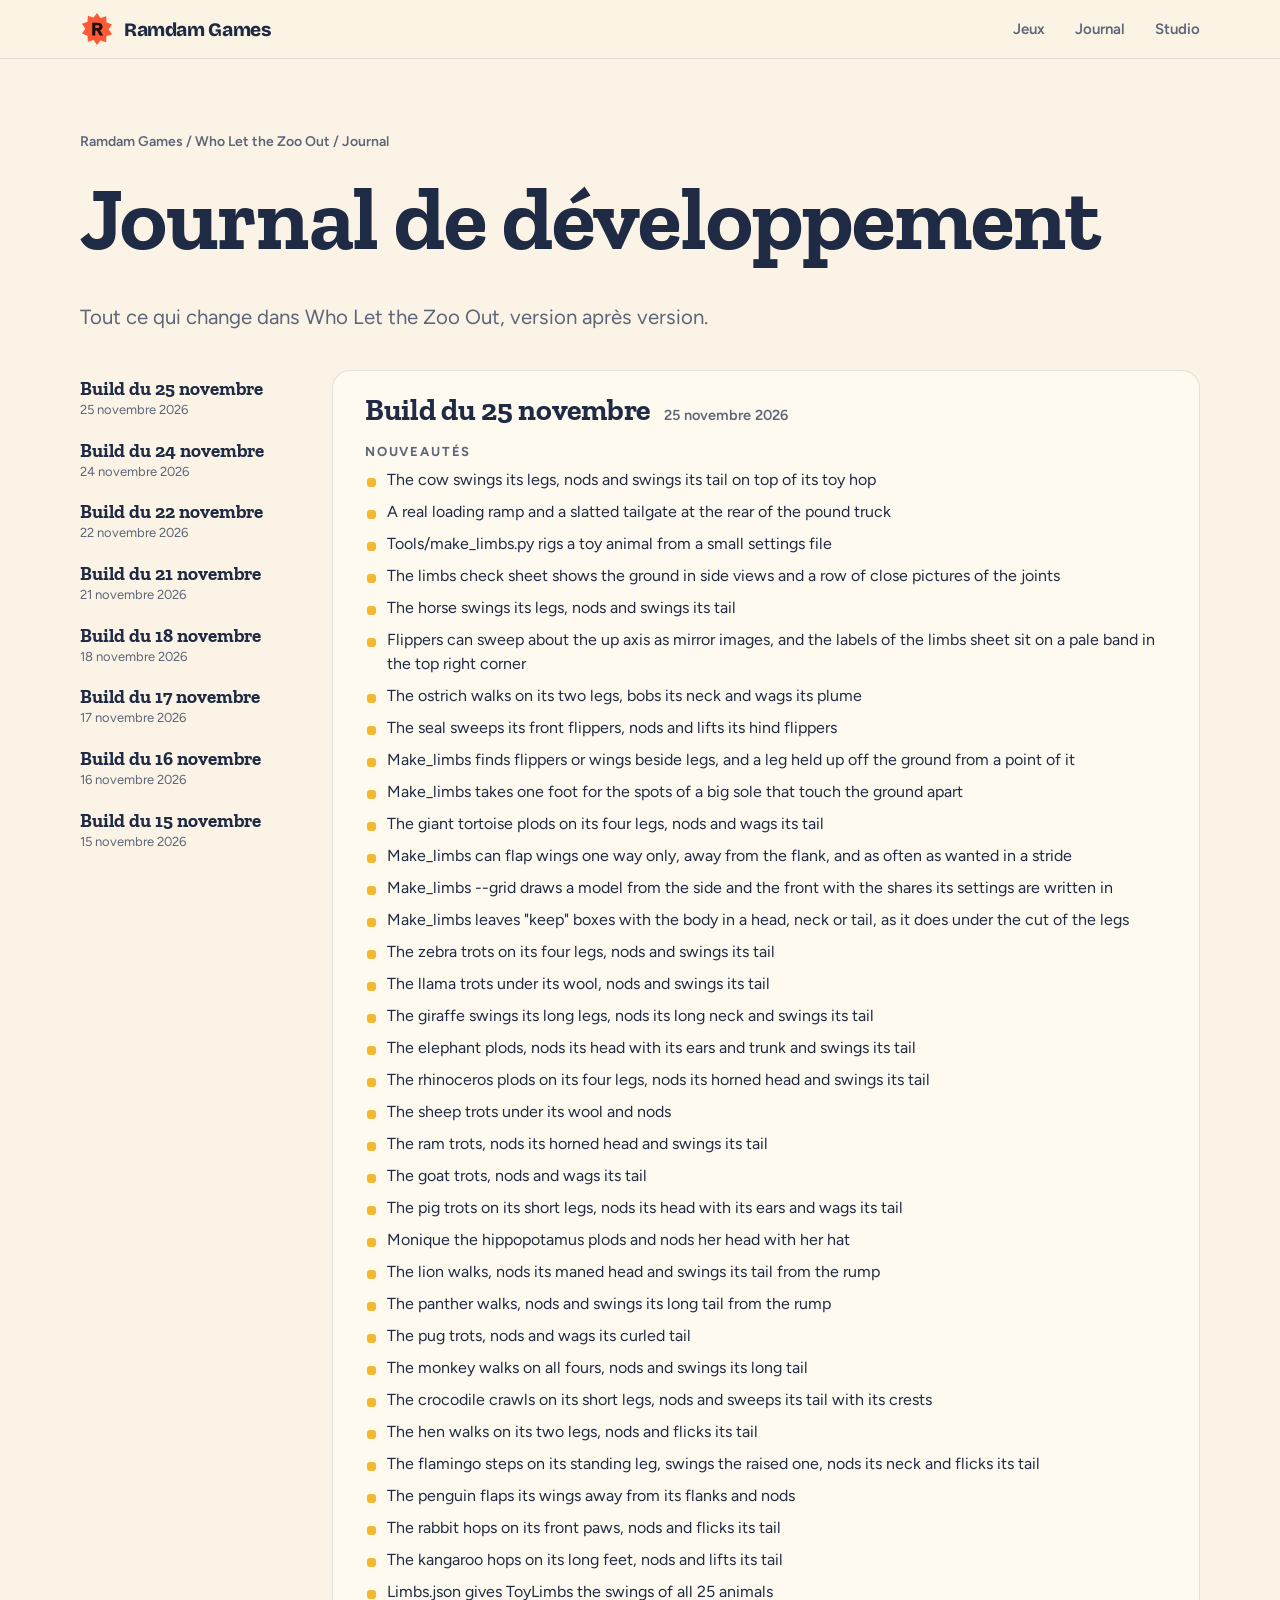
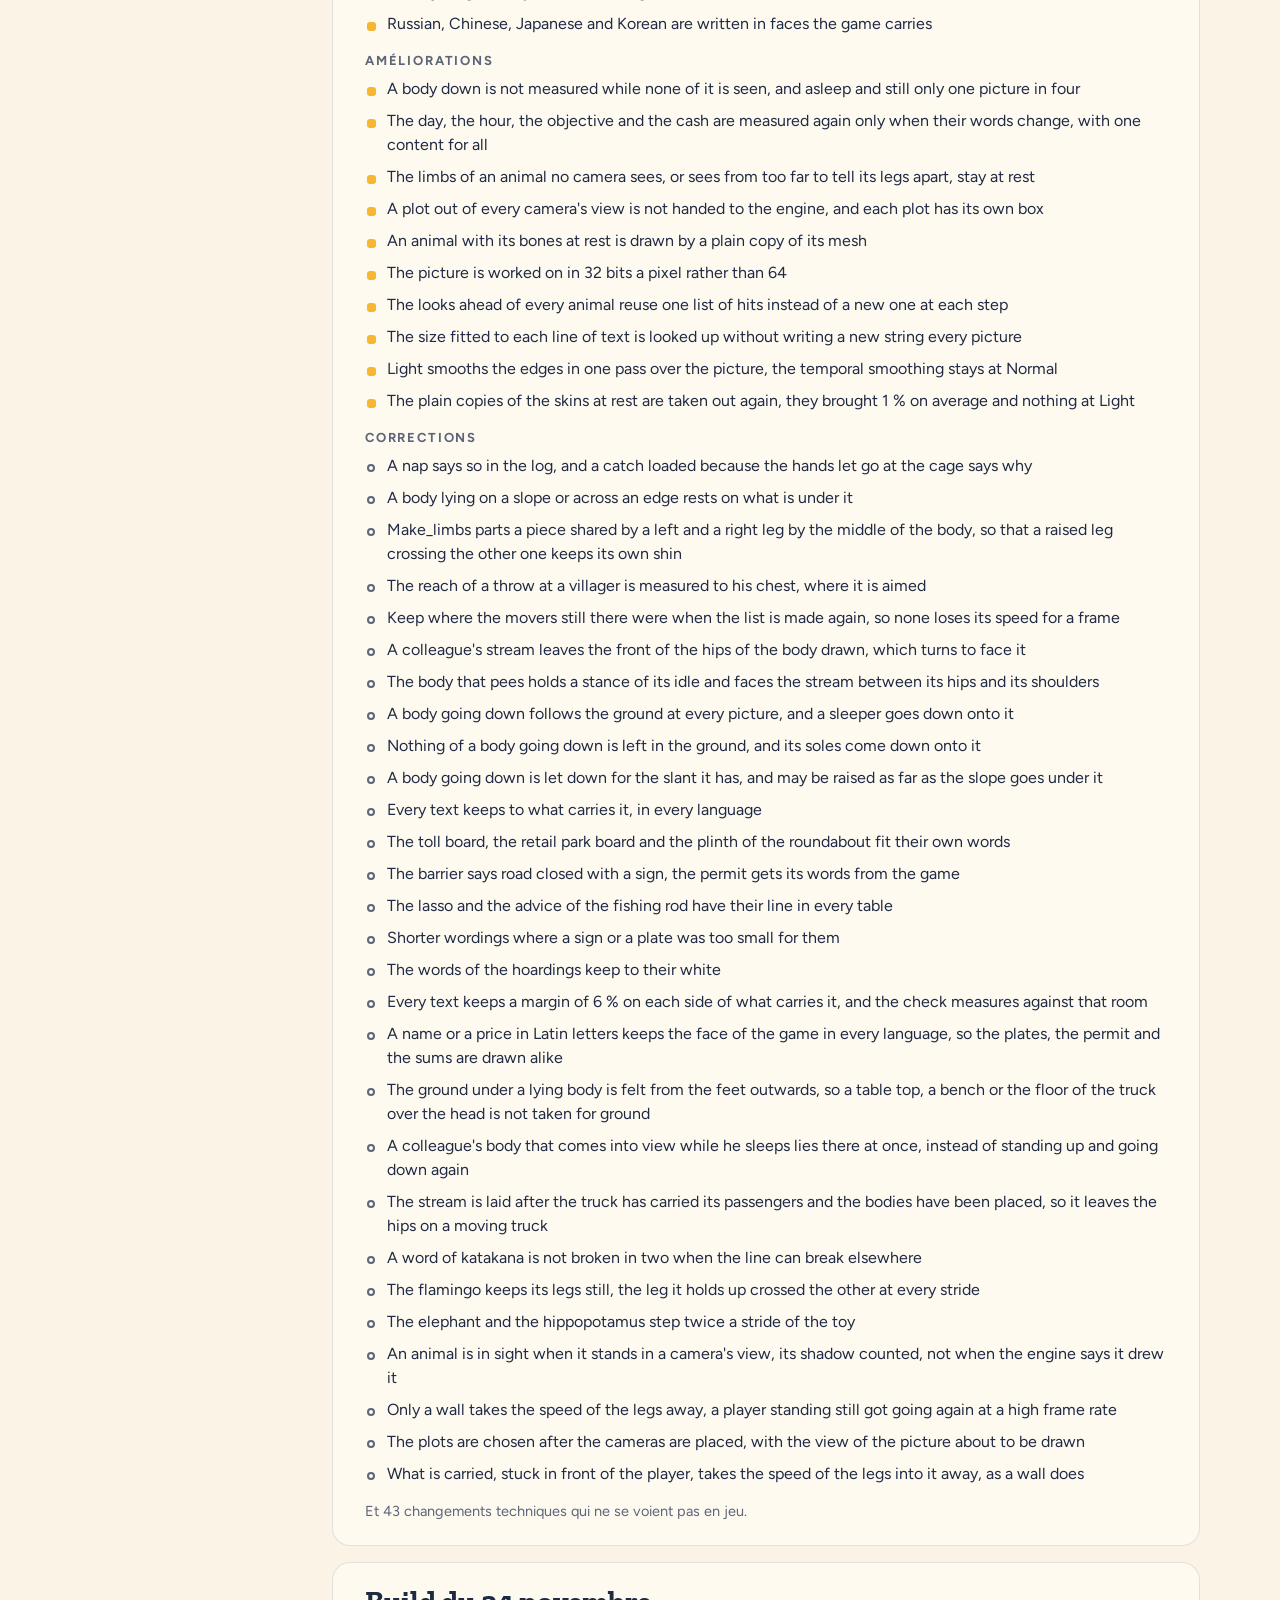
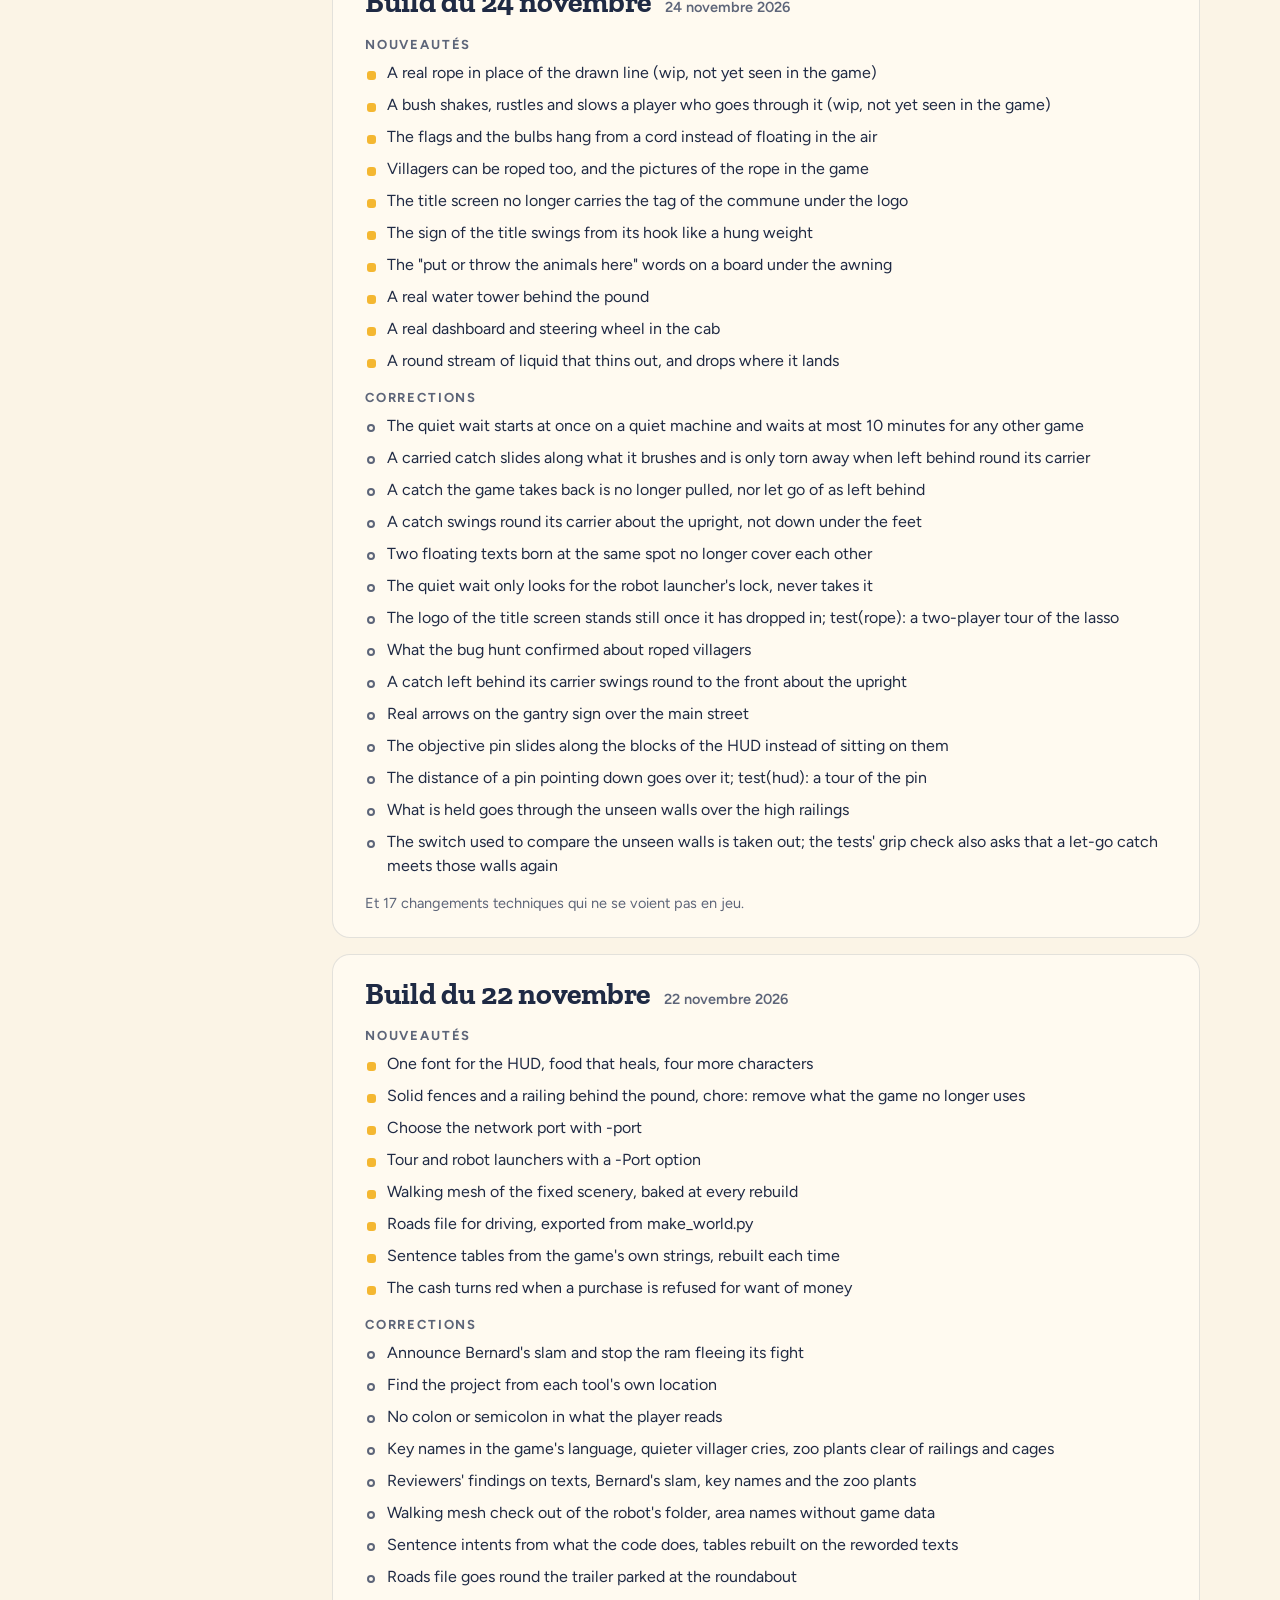
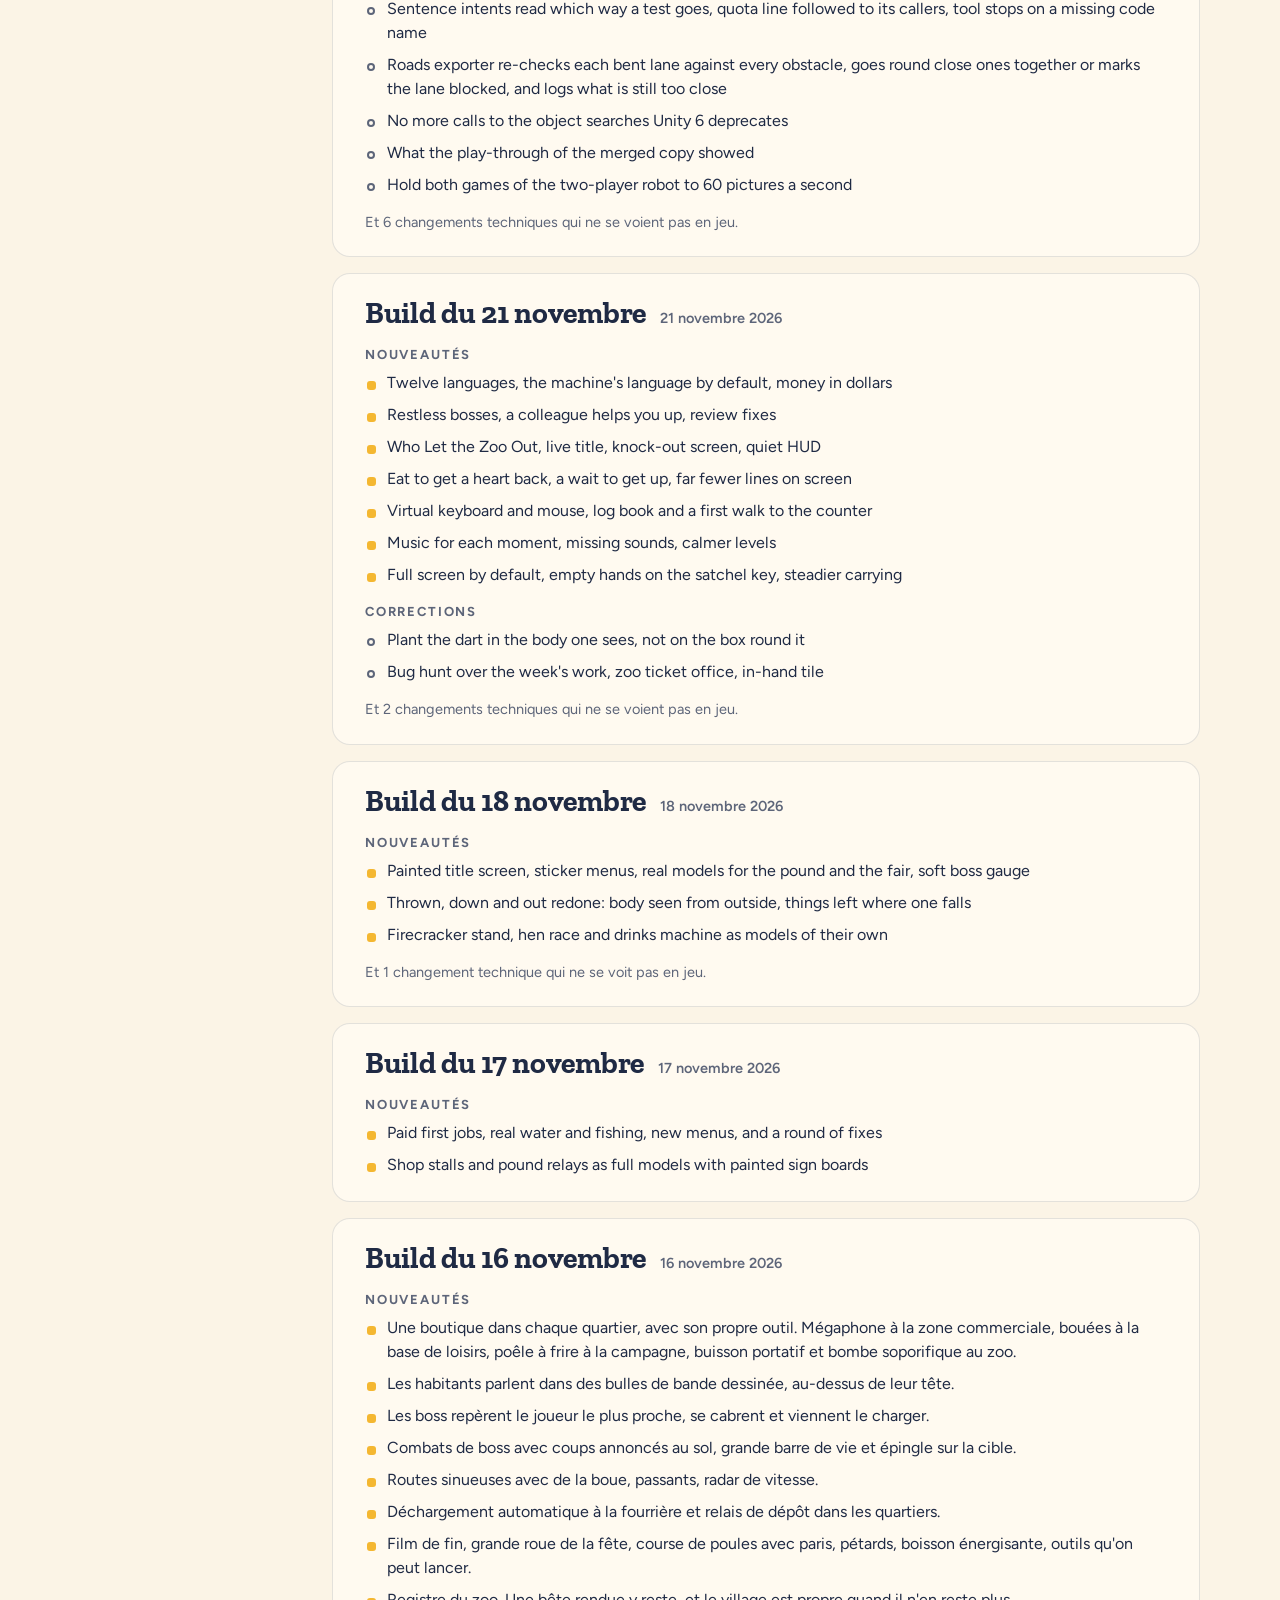
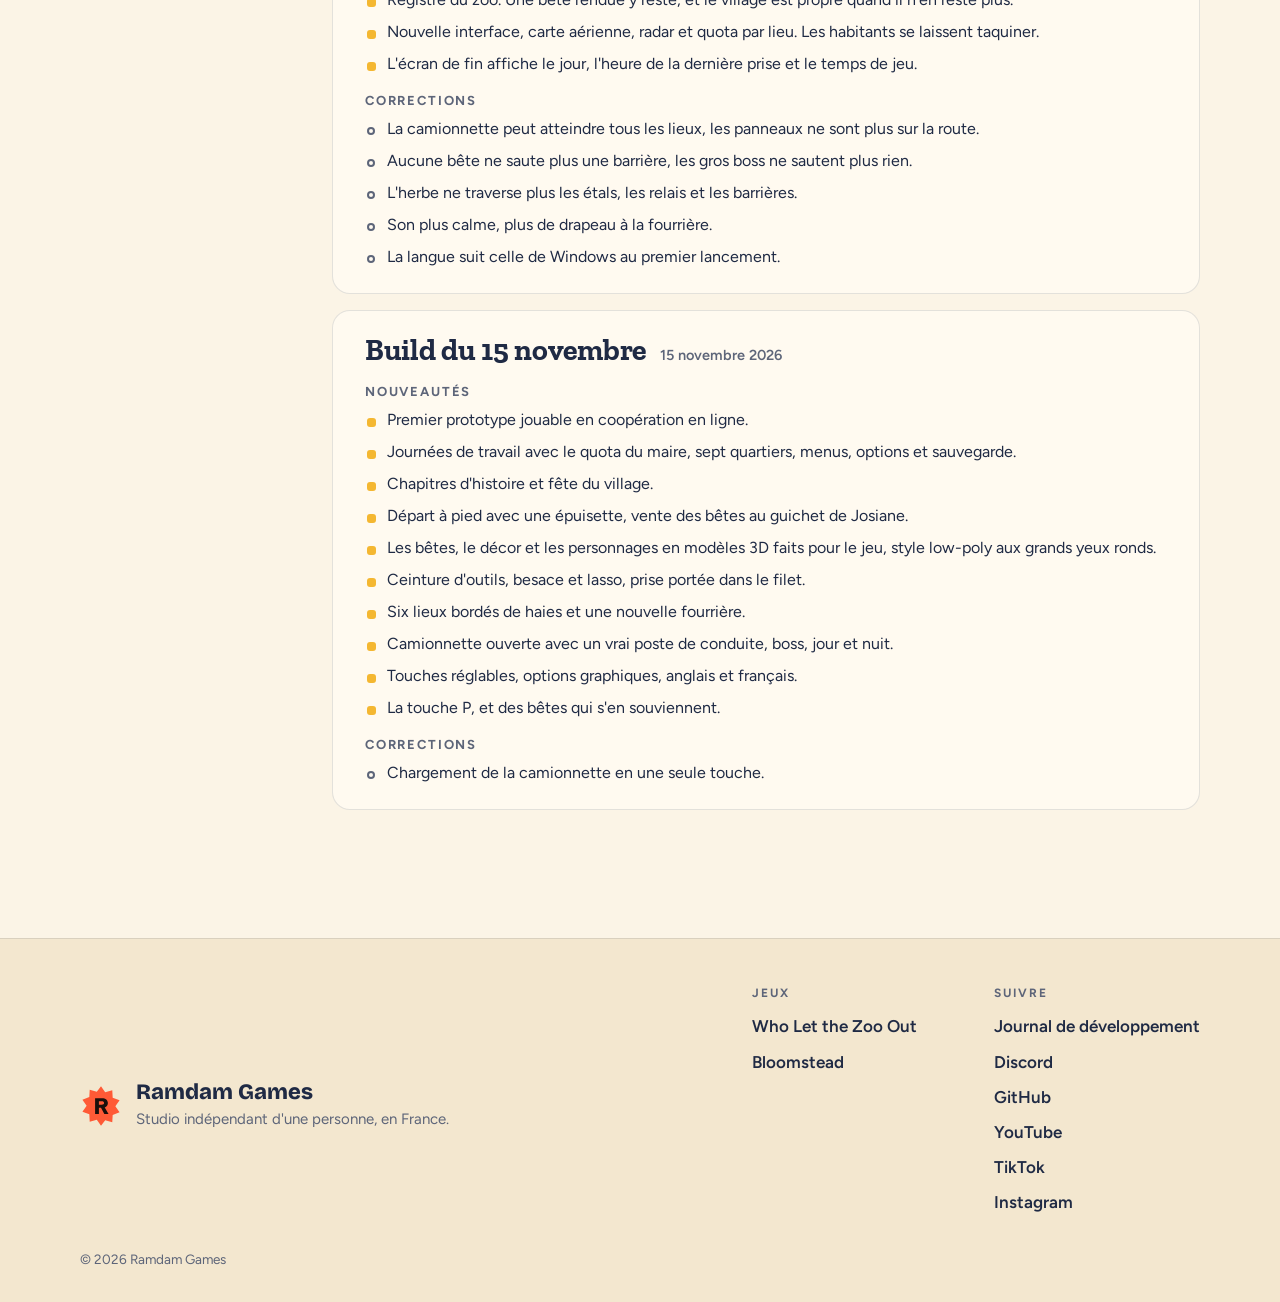
<file: docs/jeux/who-let-the-zoo-out/journal.html>
<!doctype html>
<html lang="fr">
<head>
<meta charset="utf-8">
<meta name="viewport" content="width=device-width, initial-scale=1">
<title>Journal de Who Let the Zoo Out | Ramdam Games</title>
<meta name="description" content="Notes de version et journal de développement de Who Let the Zoo Out.">
<meta property="og:title" content="Journal de Who Let the Zoo Out | Ramdam Games">
<meta property="og:description" content="Notes de version et journal de développement de Who Let the Zoo Out.">
<meta property="og:type" content="website">
<meta property="og:site_name" content="Ramdam Games">
<meta property="og:locale" content="fr_FR">
<meta name="theme-color" content="#e0603a">
<meta property="og:url" content="https://ramdam-games.github.io/jeux/who-let-the-zoo-out/journal.html">
<meta property="og:image" content="https://ramdam-games.github.io/assets/og/who-let-the-zoo-out.jpg?v=5ce810d3">
<meta property="og:image:width" content="1200">
<meta property="og:image:height" content="630">
<meta property="og:image:alt" content="Journal de Who Let the Zoo Out | Ramdam Games">
<meta name="twitter:image" content="https://ramdam-games.github.io/assets/og/who-let-the-zoo-out.jpg?v=5ce810d3">
<meta name="twitter:card" content="summary_large_image">
<link rel="icon" href="../../assets/favicon.svg" type="image/svg+xml">
<link rel="preconnect" href="https://fonts.googleapis.com">
<link rel="preconnect" href="https://fonts.gstatic.com" crossorigin>
<link rel="stylesheet" href="https://fonts.googleapis.com/css2?family=Bricolage+Grotesque:opsz,wght@12..96,500;12..96,700;12..96,800&family=Figtree:wght@400;500;600;700&family=Zilla+Slab:wght@500;700&family=VT323&display=swap">
<link rel="stylesheet" href="../../assets/site.css?v=8e3ceaf0">
</head>
<body class="t-fourriere ">
<header class="nav">
  <div class="nav-in">
    <a class="brand" href="../../index.html"><svg class="mark" width="34" height="34" viewBox="0 0 64 64" aria-hidden="true"><path d="M32 2l6.4 9.2 10.8-3.1.6 11.2 10.5 4-6.4 9.2 6.4 9.2-10.5 4-.6 11.2-10.8-3.1L32 62l-6.4-9.2-10.8 3.1-.6-11.2-10.5-4 6.4-9.2-6.4-9.2 10.5-4 .6-11.2 10.8 3.1z" fill="var(--brand)"/><path d="M23 44V20h10.5c5.6 0 9 3 9 7.6 0 3.3-1.8 5.6-4.8 6.6L43.5 44h-6.4l-5.1-9.2h-3.2V44zm5.8-14h4.2c2.4 0 3.7-1 3.7-2.6 0-1.7-1.3-2.6-3.7-2.6h-4.2z" fill="var(--brand-ink)"/></svg><span>Ramdam Games</span></a>
    <nav aria-label="Navigation principale">
      <a href="../../index.html#jeux">Jeux</a>
      <a href="../../journal.html">Journal</a>
      <a href="../../index.html#studio">Studio</a>
    </nav>
  </div>
</header>
<main class="wrap journal-page">
  <header class="journal-head">
    <p class="crumbs"><a href="../../index.html">Ramdam Games</a> <span aria-hidden="true">/</span> <a href="index.html">Who Let the Zoo Out</a> <span aria-hidden="true">/</span> Journal</p>
    <h1>Journal de développement</h1>
    <p class="lead">Tout ce qui change dans Who Let the Zoo Out, version après version.</p>
  </header>
  <div class="journal">
    <nav class="toc" aria-label="Versions"><a href="#who-let-the-zoo-out-build-du-25-novembre"><strong>Build du 25 novembre</strong><span>25 novembre 2026</span></a><a href="#who-let-the-zoo-out-build-du-24-novembre"><strong>Build du 24 novembre</strong><span>24 novembre 2026</span></a><a href="#who-let-the-zoo-out-build-du-22-novembre"><strong>Build du 22 novembre</strong><span>22 novembre 2026</span></a><a href="#who-let-the-zoo-out-build-du-21-novembre"><strong>Build du 21 novembre</strong><span>21 novembre 2026</span></a><a href="#who-let-the-zoo-out-build-du-18-novembre"><strong>Build du 18 novembre</strong><span>18 novembre 2026</span></a><a href="#who-let-the-zoo-out-build-du-17-novembre"><strong>Build du 17 novembre</strong><span>17 novembre 2026</span></a><a href="#who-let-the-zoo-out-build-du-16-novembre"><strong>Build du 16 novembre</strong><span>16 novembre 2026</span></a><a href="#who-let-the-zoo-out-build-du-15-novembre"><strong>Build du 15 novembre</strong><span>15 novembre 2026</span></a></nav>
    <div class="entries"><article class="entry t-fourriere" id="who-let-the-zoo-out-build-du-25-novembre" data-game="who-let-the-zoo-out"><header><h3>Build du 25 novembre</h3><time datetime="2026-11-25">25 novembre 2026</time></header><h4>Nouveautés</h4><ul lang="en"><li>The cow swings its legs, nods and swings its tail on top of its toy hop</li><li>A real loading ramp and a slatted tailgate at the rear of the pound truck</li><li>Tools/make_limbs.py rigs a toy animal from a small settings file</li><li>The limbs check sheet shows the ground in side views and a row of close pictures of the joints</li><li>The horse swings its legs, nods and swings its tail</li><li>Flippers can sweep about the up axis as mirror images, and the labels of the limbs sheet sit on a pale band in the top right corner</li><li>The ostrich walks on its two legs, bobs its neck and wags its plume</li><li>The seal sweeps its front flippers, nods and lifts its hind flippers</li><li>Make_limbs finds flippers or wings beside legs, and a leg held up off the ground from a point of it</li><li>Make_limbs takes one foot for the spots of a big sole that touch the ground apart</li><li>The giant tortoise plods on its four legs, nods and wags its tail</li><li>Make_limbs can flap wings one way only, away from the flank, and as often as wanted in a stride</li><li>Make_limbs --grid draws a model from the side and the front with the shares its settings are written in</li><li>Make_limbs leaves &quot;keep&quot; boxes with the body in a head, neck or tail, as it does under the cut of the legs</li><li>The zebra trots on its four legs, nods and swings its tail</li><li>The llama trots under its wool, nods and swings its tail</li><li>The giraffe swings its long legs, nods its long neck and swings its tail</li><li>The elephant plods, nods its head with its ears and trunk and swings its tail</li><li>The rhinoceros plods on its four legs, nods its horned head and swings its tail</li><li>The sheep trots under its wool and nods</li><li>The ram trots, nods its horned head and swings its tail</li><li>The goat trots, nods and wags its tail</li><li>The pig trots on its short legs, nods its head with its ears and wags its tail</li><li>Monique the hippopotamus plods and nods her head with her hat</li><li>The lion walks, nods its maned head and swings its tail from the rump</li><li>The panther walks, nods and swings its long tail from the rump</li><li>The pug trots, nods and wags its curled tail</li><li>The monkey walks on all fours, nods and swings its long tail</li><li>The crocodile crawls on its short legs, nods and sweeps its tail with its crests</li><li>The hen walks on its two legs, nods and flicks its tail</li><li>The flamingo steps on its standing leg, swings the raised one, nods its neck and flicks its tail</li><li>The penguin flaps its wings away from its flanks and nods</li><li>The rabbit hops on its front paws, nods and flicks its tail</li><li>The kangaroo hops on its long feet, nods and lifts its tail</li><li>Limbs.json gives ToyLimbs the swings of all 25 animals</li><li>Russian, Chinese, Japanese and Korean are written in faces the game carries</li></ul><h4>Améliorations</h4><ul lang="en"><li>A body down is not measured while none of it is seen, and asleep and still only one picture in four</li><li>The day, the hour, the objective and the cash are measured again only when their words change, with one content for all</li><li>The limbs of an animal no camera sees, or sees from too far to tell its legs apart, stay at rest</li><li>A plot out of every camera&#x27;s view is not handed to the engine, and each plot has its own box</li><li>An animal with its bones at rest is drawn by a plain copy of its mesh</li><li>The picture is worked on in 32 bits a pixel rather than 64</li><li>The looks ahead of every animal reuse one list of hits instead of a new one at each step</li><li>The size fitted to each line of text is looked up without writing a new string every picture</li><li>Light smooths the edges in one pass over the picture, the temporal smoothing stays at Normal</li><li>The plain copies of the skins at rest are taken out again, they brought 1 % on average and nothing at Light</li></ul><h4>Corrections</h4><ul class="fix" lang="en"><li>A nap says so in the log, and a catch loaded because the hands let go at the cage says why</li><li>A body lying on a slope or across an edge rests on what is under it</li><li>Make_limbs parts a piece shared by a left and a right leg by the middle of the body, so that a raised leg crossing the other one keeps its own shin</li><li>The reach of a throw at a villager is measured to his chest, where it is aimed</li><li>Keep where the movers still there were when the list is made again, so none loses its speed for a frame</li><li>A colleague&#x27;s stream leaves the front of the hips of the body drawn, which turns to face it</li><li>The body that pees holds a stance of its idle and faces the stream between its hips and its shoulders</li><li>A body going down follows the ground at every picture, and a sleeper goes down onto it</li><li>Nothing of a body going down is left in the ground, and its soles come down onto it</li><li>A body going down is let down for the slant it has, and may be raised as far as the slope goes under it</li><li>Every text keeps to what carries it, in every language</li><li>The toll board, the retail park board and the plinth of the roundabout fit their own words</li><li>The barrier says road closed with a sign, the permit gets its words from the game</li><li>The lasso and the advice of the fishing rod have their line in every table</li><li>Shorter wordings where a sign or a plate was too small for them</li><li>The words of the hoardings keep to their white</li><li>Every text keeps a margin of 6 % on each side of what carries it, and the check measures against that room</li><li>A name or a price in Latin letters keeps the face of the game in every language, so the plates, the permit and the sums are drawn alike</li><li>The ground under a lying body is felt from the feet outwards, so a table top, a bench or the floor of the truck over the head is not taken for ground</li><li>A colleague&#x27;s body that comes into view while he sleeps lies there at once, instead of standing up and going down again</li><li>The stream is laid after the truck has carried its passengers and the bodies have been placed, so it leaves the hips on a moving truck</li><li>A word of katakana is not broken in two when the line can break elsewhere</li><li>The flamingo keeps its legs still, the leg it holds up crossed the other at every stride</li><li>The elephant and the hippopotamus step twice a stride of the toy</li><li>An animal is in sight when it stands in a camera&#x27;s view, its shadow counted, not when the engine says it drew it</li><li>Only a wall takes the speed of the legs away, a player standing still got going again at a high frame rate</li><li>The plots are chosen after the cameras are placed, with the view of the picture about to be drawn</li><li>What is carried, stuck in front of the player, takes the speed of the legs into it away, as a wall does</li></ul><p class="tech">Et 43 changements techniques qui ne se voient pas en jeu.</p></article><article class="entry t-fourriere" id="who-let-the-zoo-out-build-du-24-novembre" data-game="who-let-the-zoo-out"><header><h3>Build du 24 novembre</h3><time datetime="2026-11-24">24 novembre 2026</time></header><h4>Nouveautés</h4><ul lang="en"><li>A real rope in place of the drawn line (wip, not yet seen in the game)</li><li>A bush shakes, rustles and slows a player who goes through it (wip, not yet seen in the game)</li><li>The flags and the bulbs hang from a cord instead of floating in the air</li><li>Villagers can be roped too, and the pictures of the rope in the game</li><li>The title screen no longer carries the tag of the commune under the logo</li><li>The sign of the title swings from its hook like a hung weight</li><li>The &quot;put or throw the animals here&quot; words on a board under the awning</li><li>A real water tower behind the pound</li><li>A real dashboard and steering wheel in the cab</li><li>A round stream of liquid that thins out, and drops where it lands</li></ul><h4>Corrections</h4><ul class="fix" lang="en"><li>The quiet wait starts at once on a quiet machine and waits at most 10 minutes for any other game</li><li>A carried catch slides along what it brushes and is only torn away when left behind round its carrier</li><li>A catch the game takes back is no longer pulled, nor let go of as left behind</li><li>A catch swings round its carrier about the upright, not down under the feet</li><li>Two floating texts born at the same spot no longer cover each other</li><li>The quiet wait only looks for the robot launcher&#x27;s lock, never takes it</li><li>The logo of the title screen stands still once it has dropped in; test(rope): a two-player tour of the lasso</li><li>What the bug hunt confirmed about roped villagers</li><li>A catch left behind its carrier swings round to the front about the upright</li><li>Real arrows on the gantry sign over the main street</li><li>The objective pin slides along the blocks of the HUD instead of sitting on them</li><li>The distance of a pin pointing down goes over it; test(hud): a tour of the pin</li><li>What is held goes through the unseen walls over the high railings</li><li>The switch used to compare the unseen walls is taken out; the tests&#x27; grip check also asks that a let-go catch meets those walls again</li></ul><p class="tech">Et 17 changements techniques qui ne se voient pas en jeu.</p></article><article class="entry t-fourriere" id="who-let-the-zoo-out-build-du-22-novembre" data-game="who-let-the-zoo-out"><header><h3>Build du 22 novembre</h3><time datetime="2026-11-22">22 novembre 2026</time></header><h4>Nouveautés</h4><ul lang="en"><li>One font for the HUD, food that heals, four more characters</li><li>Solid fences and a railing behind the pound, chore: remove what the game no longer uses</li><li>Choose the network port with -port</li><li>Tour and robot launchers with a -Port option</li><li>Walking mesh of the fixed scenery, baked at every rebuild</li><li>Roads file for driving, exported from make_world.py</li><li>Sentence tables from the game&#x27;s own strings, rebuilt each time</li><li>The cash turns red when a purchase is refused for want of money</li></ul><h4>Corrections</h4><ul class="fix" lang="en"><li>Announce Bernard&#x27;s slam and stop the ram fleeing its fight</li><li>Find the project from each tool&#x27;s own location</li><li>No colon or semicolon in what the player reads</li><li>Key names in the game&#x27;s language, quieter villager cries, zoo plants clear of railings and cages</li><li>Reviewers&#x27; findings on texts, Bernard&#x27;s slam, key names and the zoo plants</li><li>Walking mesh check out of the robot&#x27;s folder, area names without game data</li><li>Sentence intents from what the code does, tables rebuilt on the reworded texts</li><li>Roads file goes round the trailer parked at the roundabout</li><li>Sentence intents read which way a test goes, quota line followed to its callers, tool stops on a missing code name</li><li>Roads exporter re-checks each bent lane against every obstacle, goes round close ones together or marks the lane blocked, and logs what is still too close</li><li>No more calls to the object searches Unity 6 deprecates</li><li>What the play-through of the merged copy showed</li><li>Hold both games of the two-player robot to 60 pictures a second</li></ul><p class="tech">Et 6 changements techniques qui ne se voient pas en jeu.</p></article><article class="entry t-fourriere" id="who-let-the-zoo-out-build-du-21-novembre" data-game="who-let-the-zoo-out"><header><h3>Build du 21 novembre</h3><time datetime="2026-11-21">21 novembre 2026</time></header><h4>Nouveautés</h4><ul lang="en"><li>Twelve languages, the machine&#x27;s language by default, money in dollars</li><li>Restless bosses, a colleague helps you up, review fixes</li><li>Who Let the Zoo Out, live title, knock-out screen, quiet HUD</li><li>Eat to get a heart back, a wait to get up, far fewer lines on screen</li><li>Virtual keyboard and mouse, log book and a first walk to the counter</li><li>Music for each moment, missing sounds, calmer levels</li><li>Full screen by default, empty hands on the satchel key, steadier carrying</li></ul><h4>Corrections</h4><ul class="fix" lang="en"><li>Plant the dart in the body one sees, not on the box round it</li><li>Bug hunt over the week&#x27;s work, zoo ticket office, in-hand tile</li></ul><p class="tech">Et 2 changements techniques qui ne se voient pas en jeu.</p></article><article class="entry t-fourriere" id="who-let-the-zoo-out-build-du-18-novembre" data-game="who-let-the-zoo-out"><header><h3>Build du 18 novembre</h3><time datetime="2026-11-18">18 novembre 2026</time></header><h4>Nouveautés</h4><ul lang="en"><li>Painted title screen, sticker menus, real models for the pound and the fair, soft boss gauge</li><li>Thrown, down and out redone: body seen from outside, things left where one falls</li><li>Firecracker stand, hen race and drinks machine as models of their own</li></ul><p class="tech">Et 1 changement technique qui ne se voit pas en jeu.</p></article><article class="entry t-fourriere" id="who-let-the-zoo-out-build-du-17-novembre" data-game="who-let-the-zoo-out"><header><h3>Build du 17 novembre</h3><time datetime="2026-11-17">17 novembre 2026</time></header><h4>Nouveautés</h4><ul lang="en"><li>Paid first jobs, real water and fishing, new menus, and a round of fixes</li><li>Shop stalls and pound relays as full models with painted sign boards</li></ul></article><article class="entry t-fourriere" id="who-let-the-zoo-out-build-du-16-novembre" data-game="who-let-the-zoo-out"><header><h3>Build du 16 novembre</h3><time datetime="2026-11-16">16 novembre 2026</time></header><h4>Nouveautés</h4><ul><li>Une boutique dans chaque quartier, avec son propre outil. Mégaphone à la zone commerciale, bouées à la base de loisirs, poêle à frire à la campagne, buisson portatif et bombe soporifique au zoo.</li><li>Les habitants parlent dans des bulles de bande dessinée, au-dessus de leur tête.</li><li>Les boss repèrent le joueur le plus proche, se cabrent et viennent le charger.</li><li>Combats de boss avec coups annoncés au sol, grande barre de vie et épingle sur la cible.</li><li>Routes sinueuses avec de la boue, passants, radar de vitesse.</li><li>Déchargement automatique à la fourrière et relais de dépôt dans les quartiers.</li><li>Film de fin, grande roue de la fête, course de poules avec paris, pétards, boisson énergisante, outils qu&#x27;on peut lancer.</li><li>Registre du zoo. Une bête rendue y reste, et le village est propre quand il n&#x27;en reste plus.</li><li>Nouvelle interface, carte aérienne, radar et quota par lieu. Les habitants se laissent taquiner.</li><li>L&#x27;écran de fin affiche le jour, l&#x27;heure de la dernière prise et le temps de jeu.</li></ul><h4>Corrections</h4><ul class="fix"><li>La camionnette peut atteindre tous les lieux, les panneaux ne sont plus sur la route.</li><li>Aucune bête ne saute plus une barrière, les gros boss ne sautent plus rien.</li><li>L&#x27;herbe ne traverse plus les étals, les relais et les barrières.</li><li>Son plus calme, plus de drapeau à la fourrière.</li><li>La langue suit celle de Windows au premier lancement.</li></ul></article><article class="entry t-fourriere" id="who-let-the-zoo-out-build-du-15-novembre" data-game="who-let-the-zoo-out"><header><h3>Build du 15 novembre</h3><time datetime="2026-11-15">15 novembre 2026</time></header><h4>Nouveautés</h4><ul><li>Premier prototype jouable en coopération en ligne.</li><li>Journées de travail avec le quota du maire, sept quartiers, menus, options et sauvegarde.</li><li>Chapitres d&#x27;histoire et fête du village.</li><li>Départ à pied avec une épuisette, vente des bêtes au guichet de Josiane.</li><li>Les bêtes, le décor et les personnages en modèles 3D faits pour le jeu, style low-poly aux grands yeux ronds.</li><li>Ceinture d&#x27;outils, besace et lasso, prise portée dans le filet.</li><li>Six lieux bordés de haies et une nouvelle fourrière.</li><li>Camionnette ouverte avec un vrai poste de conduite, boss, jour et nuit.</li><li>Touches réglables, options graphiques, anglais et français.</li><li>La touche P, et des bêtes qui s&#x27;en souviennent.</li></ul><h4>Corrections</h4><ul class="fix"><li>Chargement de la camionnette en une seule touche.</li></ul></article></div>
  </div>
</main>
<footer class="foot">
  <div class="foot-in">
    <div class="foot-brand"><svg class="mark" width="42" height="42" viewBox="0 0 64 64" aria-hidden="true"><path d="M32 2l6.4 9.2 10.8-3.1.6 11.2 10.5 4-6.4 9.2 6.4 9.2-10.5 4-.6 11.2-10.8-3.1L32 62l-6.4-9.2-10.8 3.1-.6-11.2-10.5-4 6.4-9.2-6.4-9.2 10.5-4 .6-11.2 10.8 3.1z" fill="var(--brand)"/><path d="M23 44V20h10.5c5.6 0 9 3 9 7.6 0 3.3-1.8 5.6-4.8 6.6L43.5 44h-6.4l-5.1-9.2h-3.2V44zm5.8-14h4.2c2.4 0 3.7-1 3.7-2.6 0-1.7-1.3-2.6-3.7-2.6h-4.2z" fill="var(--brand-ink)"/></svg><div><strong>Ramdam Games</strong><span>Studio indépendant d&#x27;une personne, en France.</span></div></div>
    <div class="foot-cols">
      <div><h4>Jeux</h4><a href="../../jeux/who-let-the-zoo-out/index.html">Who Let the Zoo Out</a><a href="../../jeux/bloomstead/index.html">Bloomstead</a></div>
      <div><h4>Suivre</h4><a href="../../journal.html">Journal de développement</a><a href="https://discord.gg/k4crjTtuuf">Discord</a><a href="https://github.com/ramdam-games">GitHub</a><a href="https://www.youtube.com/@RamdamGames">YouTube</a><a href="https://www.tiktok.com/@ramdamgames">TikTok</a><a href="https://www.instagram.com/ramdamgames/">Instagram</a></div>
    </div>
  </div>
  <p class="foot-note">© 2026 Ramdam Games</p>
</footer>
<script src="../../assets/site.js?v=fd4f5c33" defer></script>
</body>
</html>
</file>
<file: docs/assets/site.css>
/* Ramdam Games: one stylesheet, one theme class per game (t-studio, t-fourriere, t-bloomstead). */

:root {
  --brand: #ff5a36;
  --brand-ink: #1b0f0b;
  --radius: 18px;
  --wrap: 1200px;
  --gutter: clamp(16px, 4vw, 40px);
  --body-font: "Figtree", system-ui, sans-serif;
}

/* ---------- themes ---------- */
.t-studio {
  --bg: #100e12;
  --bg-2: #18151b;
  --surface: #1e1a21;
  --line: rgba(255, 245, 235, .09);
  --ink: #f7efe6;
  --muted: #b3aaa3;
  --accent: #ff5a36;
  --accent-ink: #1b0f0b;
  --accent-2: #ffc247;
  --display: "Bricolage Grotesque", "Figtree", sans-serif;
  --display-weight: 800;
  --display-track: -.03em;
  --display-case: none;
}
.t-fourriere {
  --bg: #fbf4e6;
  --bg-2: #f3e7cf;
  --surface: #fffaf0;
  --line: rgba(31, 42, 68, .12);
  --ink: #1f2a44;
  --muted: #5d6579;
  --accent: #e0603a;
  --accent-ink: #fffaf0;
  --accent-2: #f4b731;
  --sky: #3d7be0;
  --navy: #213a73;
  --display: "Zilla Slab", Georgia, serif;
  --display-weight: 700;
  --display-track: -.01em;
  --display-case: none;
}
.t-bloomstead {
  --bg: #0f180e;
  --bg-2: #162214;
  --surface: #1b2918;
  --line: rgba(243, 234, 210, .1);
  --ink: #f3ead2;
  --muted: #b5bf9f;
  --accent: #f2b84b;
  --accent-ink: #2a1b08;
  --accent-2: #7ccf4d;
  --wood: #6b4a2b;
  --wood-dk: #3e2a18;
  --display: "VT323", monospace;
  --display-weight: 400;
  --display-track: .01em;
  --display-case: none;
}

/* ---------- base ---------- */
*, *::before, *::after { box-sizing: border-box; }
html { scroll-behavior: smooth; -webkit-text-size-adjust: 100%; }
body {
  margin: 0;
  background: var(--bg);
  color: var(--ink);
  font: 400 17px/1.6 var(--body-font);
  overflow-x: hidden;
}
img { max-width: 100%; display: block; }
a { color: inherit; }
h1, h2, h3 {
  font-family: var(--display);
  font-weight: var(--display-weight);
  letter-spacing: var(--display-track);
  line-height: 1.05;
  margin: 0 0 .4em;
  text-wrap: balance;
}
.t-bloomstead h1, .t-bloomstead h2, .t-bloomstead h3 { line-height: .95; }
p { margin: 0 0 1em; text-wrap: pretty; }
.wrap { max-width: var(--wrap); margin: 0 auto; padding: 0 var(--gutter); }
.block { padding-top: clamp(56px, 8vw, 104px); }
.kicker {
  font: 700 13px/1 var(--body-font);
  letter-spacing: .18em;
  text-transform: uppercase;
  color: var(--accent);
  margin-bottom: 14px;
}
.lead { font-size: clamp(18px, 1.6vw, 21px); color: var(--muted); max-width: 640px; }
:focus-visible { outline: 3px solid var(--accent-2); outline-offset: 3px; border-radius: 6px; }

.btn {
  display: inline-flex; align-items: center; gap: 8px;
  padding: 13px 22px;
  border-radius: 999px;
  background: var(--accent);
  color: var(--accent-ink);
  font: 700 15px/1 var(--body-font);
  text-decoration: none;
  border: 2px solid var(--accent);
  transition: transform .2s ease, background .2s ease, color .2s ease;
}
.btn:hover { transform: translateY(-2px); }
.btn.ghost { background: transparent; color: var(--ink); border-color: color-mix(in srgb, var(--ink) 35%, transparent); }
.btn.ghost:hover { border-color: var(--ink); }
.t-bloomstead .btn { border-radius: 6px; box-shadow: 0 4px 0 var(--wood-dk); }
.t-fourriere .btn { box-shadow: 0 4px 0 color-mix(in srgb, var(--accent) 60%, #000); }
.t-fourriere .btn.ghost, .t-bloomstead .btn.ghost { box-shadow: none; }

/* ---------- nav ---------- */
.nav {
  position: sticky; top: 0; z-index: 30;
  background: color-mix(in srgb, var(--bg) 82%, transparent);
  backdrop-filter: blur(14px) saturate(1.4);
  -webkit-backdrop-filter: blur(14px) saturate(1.4);
  border-bottom: 1px solid var(--line);
}
.nav-in { max-width: var(--wrap); margin: 0 auto; padding: 12px var(--gutter); display: flex; align-items: center; justify-content: space-between; gap: 16px; }
.brand { display: flex; align-items: center; gap: 10px; text-decoration: none; font: 800 19px/1 "Bricolage Grotesque", sans-serif; letter-spacing: -.02em; white-space: nowrap; }
.brand .mark { transition: transform .5s cubic-bezier(.2, .9, .3, 1.4); flex: none; }
.brand:hover .mark { transform: rotate(30deg) scale(1.08); }
.nav nav { display: flex; gap: clamp(14px, 2.5vw, 30px); }
.nav nav a { text-decoration: none; font-weight: 600; font-size: 15px; color: var(--muted); }
.nav nav a:hover { color: var(--ink); }

/* ---------- home: game picker ---------- */
.home-hero { padding-top: clamp(40px, 6vw, 72px); }
.home-head h1, .home-head h2 { font-size: clamp(52px, 9vw, 120px); margin-bottom: .15em; }
.home-head .lead { margin-bottom: 0; }
.picker {
  display: flex; gap: 14px;
  height: min(78vh, 760px); min-height: 520px;
  margin: clamp(28px, 4vw, 44px) auto 0;
  max-width: 1480px;
  padding: 0 var(--gutter);
}
.pane {
  position: relative; flex: 1 1 0; min-width: 0;
  border-radius: 26px; overflow: hidden;
  background-color: var(--bg); background-position: center; background-size: cover; background-repeat: no-repeat;
  color: var(--ink);
  transition: flex-grow .7s cubic-bezier(.2, .8, .2, 1), box-shadow .4s ease;
  box-shadow: 0 30px 60px -30px rgba(0, 0, 0, .7);
  isolation: isolate;
}
.pane::before {
  content: ""; position: absolute; inset: 0; z-index: -1;
  background: inherit; transform: scale(1.04);
  transition: transform 1.2s cubic-bezier(.2, .8, .2, 1);
}
.picker:hover .pane:hover, .picker .pane:focus-within { flex-grow: 1.9; }
.pane:hover::before { transform: scale(1.1); }
.pane-shade { position: absolute; inset: 0; z-index: 0; }
.pane.t-fourriere .pane-shade { background: linear-gradient(180deg, rgba(20, 30, 60, .05) 20%, rgba(20, 30, 60, .55) 58%, rgba(18, 26, 50, .94) 100%); }
.pane.t-bloomstead .pane-shade { background: linear-gradient(180deg, rgba(8, 14, 8, .1) 15%, rgba(8, 14, 8, .6) 58%, rgba(10, 18, 9, .97) 100%); }
.pane-link { position: absolute; inset: 0; z-index: 1; }
.pane-body {
  position: absolute; left: 0; right: 0; bottom: 0; z-index: 2;
  padding: clamp(22px, 3vw, 40px);
  pointer-events: none;
}
.pane-body a, .pane-body .btn { pointer-events: auto; }
.pane.t-fourriere { --ink: #fffaf0; --muted: #e6e0d4; }
.pane-short { color: var(--muted); max-width: 520px; font-size: 16.5px; }
.pane-actions { display: flex; flex-wrap: wrap; gap: 10px; }
.pane .pane-short, .pane .pane-actions { max-height: 400px; transition: opacity .5s ease; }

/* game titles */
.title-sign {
  display: inline-flex; flex-direction: column; align-items: center; justify-self: start;
  font-family: "Zilla Slab", serif; font-weight: 700;
  font-size: clamp(46px, 6.4vw, 92px); line-height: .9; text-transform: uppercase;
  color: #fff6df;
  background: #213a73;
  border: 4px solid #fff6df;
  outline: 4px solid #213a73;
  border-radius: 10px;
  padding: .12em .28em .14em;
  box-shadow: 0 18px 30px -12px rgba(0, 0, 0, .55);
  transform: rotate(-2deg);
  margin: 4px 0 .35em 6px;
}
.title-sign span { font-size: .42em; color: #f4b731; letter-spacing: .08em; }
.pane .title-sign { font-size: clamp(36px, 4.4vw, 64px); }
.title-img { margin: 0 0 .2em; }
.title-img img { width: min(560px, 100%); height: auto; image-rendering: pixelated; filter: drop-shadow(0 8px 16px rgba(0, 0, 0, .6)); }
.pane .title-img img { width: min(420px, 100%); }


/* ---------- home: news + studio ---------- */
.block-head { display: flex; flex-wrap: wrap; align-items: baseline; justify-content: space-between; gap: 6px 24px; margin-bottom: 26px; }
.block-head h2 { font-size: clamp(34px, 4.6vw, 56px); margin: 0; }
.t-bloomstead .block-head h2 { font-size: clamp(44px, 5.6vw, 72px); }
.block-head p { color: var(--muted); margin: 0; max-width: 560px; flex-basis: 100%; }
.more { font-weight: 700; text-decoration: none; color: var(--accent); white-space: nowrap; }
.more::after { content: " \2192"; }



/* ---------- game page ---------- */
.game-hero {
  position: relative; isolation: isolate;
  min-height: min(88vh, 860px);
  display: flex; align-items: flex-end;
  background-color: var(--bg); background-position: center 40%; background-size: cover; background-repeat: no-repeat;
  padding: 120px 0 clamp(36px, 5vw, 64px);
  overflow: hidden;
}
.game-hero::before { content: ""; position: absolute; inset: 0; z-index: -1; }
.t-fourriere .game-hero::before { background: linear-gradient(180deg, rgba(251, 244, 230, 0) 25%, rgba(251, 244, 230, .55) 62%, var(--bg) 97%), linear-gradient(90deg, rgba(251, 244, 230, .7), rgba(251, 244, 230, 0) 60%); }
.t-bloomstead .game-hero::before { background: linear-gradient(180deg, rgba(15, 24, 14, .15) 10%, rgba(15, 24, 14, .6) 55%, var(--bg) 97%); }
.game-hero-in { width: 100%; }
.hero-card { background: linear-gradient(180deg, #bcd6ff 0%, #e4eeff 30%, var(--bg) 78%); min-height: 0; padding-top: clamp(48px, 7vw, 96px); }
.hero-card::before { display: none; }
.game-hero.hero-card .title-sign { font-size: clamp(44px, 5vw, 80px); }
.hero-card .game-hero-in { display: grid; grid-template-columns: minmax(0, .95fr) minmax(0, 1.15fr); column-gap: clamp(28px, 4vw, 64px); align-items: center; }
.hero-card .game-hero-in > * { grid-column: 1; }
.hero-card .game-hero-in > .hero-photo { grid-column: 2; grid-row: 1 / span 7; }
.hero-photo { margin: 0; position: relative; transform: rotate(2deg); }
.hero-photo .photo { width: 100%; height: auto; border: 10px solid #fff; border-radius: 14px; box-shadow: 0 40px 70px -30px rgba(20, 30, 60, .55); }
.hero-photo .pop { position: absolute; height: auto; filter: drop-shadow(0 14px 12px rgba(20, 30, 60, .35)); transform-origin: bottom center; animation: hop 3.2s ease-in-out infinite; }
.pop-0 { width: 24%; left: -9%; bottom: -12%; }
.pop-1 { width: 15%; right: 6%; bottom: -10%; animation-delay: -1.1s; }
.pop-2 { width: 15%; right: -6%; top: -16%; animation-delay: -2.2s; }
@keyframes hop { 0%, 100% { transform: translateY(0) rotate(-2deg); } 50% { transform: translateY(-8px) rotate(2deg); } }
.game-hero .title-sign { font-size: clamp(54px, 9vw, 128px); }
.crumbs { font-size: 14px; font-weight: 600; color: var(--muted); margin-bottom: 18px; }
.crumbs a { text-decoration: none; }
.crumbs a:hover { text-decoration: underline; }
.game-hero .lead { color: var(--ink); font-size: clamp(18px, 1.8vw, 22px); font-weight: 500; }
.t-bloomstead .game-hero .lead { text-shadow: 0 2px 8px rgba(0, 0, 0, .7); }
.hero-actions { display: flex; flex-wrap: wrap; gap: 10px; margin: 24px 0 18px; }

.intro { display: grid; grid-template-columns: 1.4fr 1fr; gap: clamp(28px, 5vw, 72px); align-items: start; }
.intro-text p { font-size: clamp(19px, 1.7vw, 22px); line-height: 1.55; }
.intro-text p:first-child::first-letter { font-family: var(--display); font-weight: var(--display-weight); float: left; font-size: 3.4em; line-height: .82; margin: .06em .1em 0 0; color: var(--accent); }
.t-bloomstead .intro-text p:first-child::first-letter { font-size: 4.2em; line-height: .7; }

.features { display: grid; gap: clamp(40px, 6vw, 80px); }
.feature { display: grid; grid-template-columns: 1.25fr 1fr; gap: clamp(24px, 4.5vw, 64px); align-items: center; }
.feature:nth-child(even) figure { order: 2; }
.feature figure { margin: 0; border-radius: var(--radius); overflow: hidden; box-shadow: 0 30px 60px -32px rgba(0, 0, 0, .55); }
.feature img { width: 100%; height: auto; aspect-ratio: 16 / 9; object-fit: cover; transition: transform .8s cubic-bezier(.2, .8, .2, 1); }
.feature figure:hover img { transform: scale(1.04); }
.feature h3 { font-size: clamp(28px, 3.2vw, 42px); }
.t-bloomstead .feature h3 { font-size: clamp(36px, 4vw, 52px); }
.feature p { color: var(--muted); font-size: 18px; }
.t-fourriere .feature figure { border: 6px solid #fff; transform: rotate(-.8deg); }
.t-fourriere .feature:nth-child(even) figure { transform: rotate(.8deg); }
.t-bloomstead .feature figure { border: 8px solid var(--wood); border-radius: 6px; box-shadow: inset 0 0 0 2px var(--wood-dk), 0 24px 50px -24px #000; }

/* cast (Who Let the Zoo Out) */
.cast-band { margin-top: clamp(56px, 8vw, 104px); background: var(--navy); color: #fff6df; padding-bottom: clamp(56px, 8vw, 96px); --muted: #c9d3ee; --ink: #fff6df; }
.cast-band .block-head h2 { color: #fff6df; }


/* machines (Bloomstead) */
.machines { display: grid; grid-template-columns: repeat(9, 1fr); gap: 12px; }
.machine { margin: 0; text-align: center; }
.machine img { width: 100%; max-width: 112px; height: auto; margin: 0 auto; image-rendering: pixelated; border: 4px solid var(--wood); border-radius: 6px; box-shadow: inset 0 0 0 2px var(--wood-dk), 0 10px 18px -8px #000; transition: transform .25s ease; }
.machine:hover img { transform: translateY(-4px) rotate(-2deg); }
.machine strong { display: block; font: 400 26px/1 "VT323", monospace; margin-top: 10px; }
.machine span { display: block; color: var(--muted); font-size: 13.5px; line-height: 1.35; }

/* trailer */
.trailer video { width: 100%; height: auto; display: block; background: #000; border-radius: var(--radius); aspect-ratio: 16 / 9; }
.t-bloomstead .trailer video { border: 10px solid var(--wood); border-radius: 6px; box-shadow: inset 0 0 0 2px var(--wood-dk), 0 30px 60px -30px #000; }
.credit { font-size: 13.5px; color: var(--muted); margin-top: 10px; }

/* gallery + lightbox */
.gallery { display: grid; grid-template-columns: repeat(4, 1fr); grid-auto-flow: dense; gap: 12px; }
.shot { display: block; border-radius: 12px; overflow: hidden; position: relative; background: var(--bg-2); }
.shot.big { grid-column: span 2; grid-row: span 2; }
.shot img { width: 100%; height: 100%; object-fit: cover; aspect-ratio: 16 / 9; transition: transform .6s cubic-bezier(.2, .8, .2, 1), filter .3s ease; }
.shot:hover img { transform: scale(1.06); }
.t-bloomstead .shot { border: 4px solid var(--wood); border-radius: 6px; }

.lightbox { border: 0; padding: 0; background: transparent; max-width: 100vw; max-height: 100vh; width: 100vw; height: 100vh; margin: 0; }
.lightbox::backdrop { background: rgba(6, 6, 10, .92); }
.lightbox[open] { display: flex; align-items: center; justify-content: center; }
.lightbox figure { margin: 0; max-width: min(1500px, 92vw); text-align: center; }
.lightbox img { max-height: 82vh; width: auto; margin: 0 auto; border-radius: 10px; }
.lightbox figcaption { color: #eee; margin-top: 12px; font-size: 16px; }
.lightbox button { position: fixed; background: rgba(255, 255, 255, .1); color: #fff; border: 0; width: 52px; height: 52px; border-radius: 50%; font-size: 30px; line-height: 1; cursor: pointer; }
.lightbox button:hover { background: rgba(255, 255, 255, .22); }
.lb-close { top: 18px; right: 18px; }
.lb-prev { left: 18px; top: 50%; transform: translateY(-50%); }
.lb-next { right: 18px; top: 50%; transform: translateY(-50%); }

/* where to play */
.small-links { margin-top: 18px; font-size: 14px; }
.small-links a { color: var(--muted); }

/* ---------- journal ---------- */
.entries { display: grid; gap: 16px; }

.journal-page { padding-top: clamp(40px, 6vw, 72px); }
.journal-head { margin-bottom: 36px; }
.journal-head h1 { font-size: clamp(44px, 7vw, 92px); }
.t-bloomstead .journal-head h1 { font-size: clamp(56px, 8vw, 110px); }
.journal { display: grid; grid-template-columns: 220px 1fr; gap: 32px; align-items: start; }
.toc { position: sticky; top: 90px; display: grid; gap: 2px; max-height: calc(100vh - 110px); overflow: auto; }
.toc a { display: flex; flex-direction: column; text-decoration: none; padding: 9px 0; }
.toc a:hover strong { text-decoration: underline; text-decoration-thickness: 2px; text-underline-offset: 4px; }
.toc strong { font-family: var(--display); font-weight: var(--display-weight); font-size: 19px; line-height: 1.1; }
.t-bloomstead .toc strong { font-size: 24px; }
.toc span { font-size: 13px; color: var(--muted); }

/* ---------- footer ---------- */
.foot { margin-top: clamp(72px, 10vw, 130px); border-top: 1px solid var(--line); background: var(--bg-2); }
.foot-in { max-width: var(--wrap); margin: 0 auto; padding: 48px var(--gutter) 24px; display: flex; flex-wrap: wrap; justify-content: space-between; gap: 32px; }
.foot-brand { display: flex; gap: 14px; align-items: center; }
.foot-brand strong { display: block; font: 800 22px/1.1 "Bricolage Grotesque", sans-serif; }
.foot-brand span { color: var(--muted); font-size: 15px; }
.foot-cols { display: flex; gap: clamp(32px, 6vw, 80px); flex-wrap: wrap; }
.foot-cols h4 { font: 700 12px/1 var(--body-font); letter-spacing: .16em; text-transform: uppercase; color: var(--muted); margin: 0 0 14px; }
.foot-cols a { display: block; text-decoration: none; margin-bottom: 8px; font-weight: 600; }
.foot-cols a:hover { color: var(--accent); }
.foot-note { max-width: var(--wrap); margin: 0 auto; padding: 0 var(--gutter) 32px; color: var(--muted); font-size: 13.5px; }
.lost { text-align: center; min-height: 50vh; }
.lost h1 { font-size: clamp(44px, 7vw, 80px); }

/* ---------- responsive ---------- */
@media (max-width: 900px) {
  .picker { flex-direction: column; height: auto; min-height: 0; }
  .pane { min-height: 540px; flex: none; }
  .picker:hover .pane:hover { flex-grow: 0; }
  .feature { grid-template-columns: 1fr; }
  .feature:nth-child(even) figure { order: 0; }
  .gallery { grid-template-columns: repeat(2, 1fr); }
  .shot.big { grid-column: span 2; grid-row: auto; }
  .journal { grid-template-columns: 1fr; }
  .toc { position: static; display: flex; overflow-x: auto; max-height: none; padding-bottom: 6px; }
  .toc a { flex: none; }
  .machines { grid-template-columns: repeat(3, 1fr); }
  .hero-card .game-hero-in { grid-template-columns: 1fr; }
  .hero-card .game-hero-in > .hero-photo { grid-column: 1; grid-row: auto; margin: 0 8px 36px; }
  .hero-card { padding-top: 64px; }
}
@media (max-width: 560px) {
  body { font-size: 16px; }
  .nav nav { gap: 14px; }
  .brand span { display: none; }
  .pane { min-height: 560px; border-radius: 20px; }
  .machines { grid-template-columns: repeat(3, 1fr); }
  .gallery { gap: 8px; }
  .game-hero { min-height: 92vh; }
  .title-sign { outline-width: 3px; border-width: 3px; }
  .lb-prev, .lb-next { top: auto; bottom: 18px; transform: none; }
}
@media (prefers-reduced-motion: reduce) {
  *, *::before, *::after { transition: none !important; animation: none !important; }
  html { scroll-behavior: auto; }
}

/* ---------- labels, pills, status ---------- */
.pane-genre { font: 700 13px/1 var(--body-font); letter-spacing: .16em; text-transform: uppercase; color: var(--accent-2); margin-bottom: 12px; }
.pane-meta { display: flex; flex-wrap: wrap; align-items: center; gap: 10px; margin: 6px 0 18px; }
.pills { list-style: none; display: flex; flex-wrap: wrap; gap: 8px; padding: 0; margin: 0; }
.pills li {
  font: 600 13px/1 var(--body-font);
  padding: 7px 12px; border-radius: 999px;
  border: 1px solid color-mix(in srgb, var(--ink) 30%, transparent);
  color: var(--ink);
  background: color-mix(in srgb, var(--bg) 35%, transparent);
}
.status { font: 700 13px/1 var(--body-font); padding: 8px 13px; border-radius: 999px; display: inline-flex; align-items: center; gap: 7px; }
.status::before { content: ""; width: 8px; height: 8px; border-radius: 50%; background: currentColor; }
.status-dev { background: var(--accent-2); color: #2b1d02; }
.status-live { background: var(--accent-2); color: #0c1a07; }
.status-soon { background: color-mix(in srgb, var(--accent) 16%, transparent); color: var(--accent); }
.t-fourriere .status-soon { color: #b5431f; }
.genre { font: 700 14px/1 var(--body-font); letter-spacing: .16em; text-transform: uppercase; color: var(--accent); margin: 8px 0 14px; }
.t-fourriere .genre { color: #c24d26; }
.t-bloomstead .genre { color: var(--accent-2); }
.t-fourriere .game-hero .pills li { background: rgba(255, 250, 240, .7); }

/* ---------- home: news + studio ---------- */
.news { display: grid; grid-template-columns: repeat(auto-fill, minmax(250px, 1fr)); gap: 16px; }
.news-card {
  display: flex; flex-direction: column; gap: 6px;
  padding: 22px; border-radius: var(--radius);
  background: var(--surface); color: var(--ink);
  text-decoration: none; border: 1px solid var(--line);
  transition: transform .25s ease, box-shadow .25s ease;
}
.news-card:hover { transform: translateY(-4px); box-shadow: 0 22px 40px -24px rgba(0, 0, 0, .6); }
.news-game { font: 700 12px/1 var(--body-font); letter-spacing: .14em; text-transform: uppercase; color: var(--accent); }
.t-fourriere.news-card .news-game { color: #c24d26; }
.news-card strong { font-family: var(--display); font-weight: var(--display-weight); font-size: 26px; line-height: 1.05; }
.t-bloomstead.news-card strong { font-size: 32px; }
.news-card time { font-size: 14px; color: var(--muted); }
.news-card p { font-size: 15px; color: var(--ink); opacity: .86; margin: 6px 0 0; flex: 1; }
.news-count { font-size: 13px; font-weight: 600; color: var(--muted); }

.studio { display: grid; grid-template-columns: 1.3fr 1fr; gap: clamp(28px, 5vw, 80px); align-items: center; padding-bottom: 20px; }
.studio h2 { font-size: clamp(34px, 4.6vw, 56px); }
.studio-text p { color: var(--muted); font-size: 18px; max-width: 620px; }
.studio-links { display: flex; flex-wrap: wrap; gap: 10px; margin-top: 24px; }
.studio-facts { margin: 0; display: grid; gap: 12px; }
.studio-facts div { display: flex; align-items: baseline; gap: 16px; padding: 18px 22px; border-radius: var(--radius); background: var(--surface); border: 1px solid var(--line); }
.studio-facts dt { font: 800 46px/1 "Bricolage Grotesque", sans-serif; color: var(--accent); width: 128px; flex: none; }
.studio-facts dd { margin: 0; color: var(--muted); font-weight: 600; }

/* ---------- game page pieces ---------- */
.facts { margin: 0; border-radius: var(--radius); background: var(--surface); border: 1px solid var(--line); padding: 8px 22px; }
.facts div { display: flex; justify-content: space-between; gap: 18px; padding: 13px 0; border-bottom: 1px solid var(--line); }
.facts div:last-child { border-bottom: 0; }
.facts dt { color: var(--muted); font-weight: 600; }
.facts dd { margin: 0; font-weight: 700; text-align: right; }
.t-bloomstead .facts { border: 6px solid var(--wood); background: var(--bg-2); border-radius: 8px; box-shadow: inset 0 0 0 2px var(--wood-dk); }

.cast { display: grid; grid-template-columns: repeat(auto-fill, minmax(150px, 1fr)); gap: 14px; }
.tile {
  margin: 0; border-radius: 16px; padding: 14px 12px 12px; text-align: center;
  background: #2c4a8c;
  transition: transform .3s cubic-bezier(.2, .9, .3, 1.4), background .3s ease;
}
.tile:nth-child(3n+1) { background: #e0603a; }
.tile:nth-child(3n+2) { background: #f4b731; color: #2b1d02; }
.tile:nth-child(3n+3) { background: #3d7be0; }
.tile img { height: 128px; width: 100%; object-fit: contain; filter: drop-shadow(0 10px 10px rgba(0, 0, 0, .28)); transition: transform .35s cubic-bezier(.2, .9, .3, 1.5); }
.tile:hover { transform: translateY(-6px) rotate(-1.5deg); }
.tile:hover img { transform: scale(1.12) rotate(3deg); }
.tile figcaption { margin-top: 10px; line-height: 1.25; }
.tile strong { display: block; font: 700 18px/1.1 "Zilla Slab", serif; }
.tile span { font-size: 13px; opacity: .85; }

.people { display: grid; grid-template-columns: repeat(auto-fill, minmax(170px, 1fr)); gap: 16px; }
.person { margin: 0; background: var(--surface); border: 1px solid var(--line); border-radius: var(--radius); padding: 18px 16px 18px; text-align: center; }
.person img { height: 210px; width: 100%; object-fit: contain; object-position: bottom; transition: transform .35s ease; }
.person:hover img { transform: translateY(-6px); }
.person strong { display: block; font: 700 21px/1.1 "Zilla Slab", serif; margin-top: 12px; }
.person span { display: block; color: var(--muted); font-size: 14.5px; margin-top: 4px; line-height: 1.4; }
.gear { display: grid; grid-template-columns: repeat(3, 1fr); gap: 16px; margin-top: 16px; }
.gear-item { margin: 0; background: var(--bg-2); border-radius: var(--radius); padding: 22px; display: flex; align-items: center; gap: 18px; }
.gear-item img { width: 110px; height: 90px; object-fit: contain; flex: none; filter: drop-shadow(0 8px 8px rgba(0, 0, 0, .2)); }
.gear-item figcaption { font: 700 21px/1.1 "Zilla Slab", serif; }

.doors { display: grid; grid-template-columns: repeat(auto-fit, minmax(240px, 1fr)); gap: 16px; }
.door { background: var(--surface); border: 1px solid var(--line); border-radius: var(--radius); padding: 24px; }
.door h3 { font-size: 30px; margin-bottom: 12px; }
.t-bloomstead .door h3 { font-size: 40px; }
.door p { color: var(--muted); margin: 14px 0 0; font-size: 15.5px; }

/* ---------- journal ---------- */
.entries { display: grid; gap: 16px; }
.entry {
  background: var(--surface); color: var(--ink);
  border: 1px solid var(--line);
  border-radius: var(--radius); padding: 24px clamp(20px, 3vw, 32px) 18px;
  scroll-margin-top: 90px;
}
.entry header { display: flex; flex-wrap: wrap; align-items: baseline; gap: 4px 14px; margin-bottom: 8px; }
.entry h3 { font-size: 30px; margin: 0; }
.t-bloomstead.entry h3 { font-size: 38px; }
.entry time { color: var(--muted); font-size: 14.5px; font-weight: 600; }
.entry-game { flex-basis: 100%; font: 700 12px/1 var(--body-font); letter-spacing: .14em; text-transform: uppercase; color: var(--accent); text-decoration: none; margin-bottom: 4px; }
.t-fourriere .entry-game { color: #c24d26; }
.entry h4 { font: 700 13px/1 var(--body-font); letter-spacing: .14em; text-transform: uppercase; color: var(--muted); margin: 18px 0 10px; }
.entry ul { margin: 0 0 6px; padding: 0; list-style: none; display: grid; gap: 8px; }
.entry li { position: relative; padding-left: 22px; font-size: 16px; line-height: 1.5; }
.entry li::before { content: ""; position: absolute; left: 2px; top: .62em; width: 9px; height: 9px; border-radius: 3px; background: var(--accent-2); }
.entry ul.fix li::before { background: transparent; border: 2px solid var(--muted); width: 8px; height: 8px; border-radius: 50%; }
.entry .tech { color: var(--muted); font-size: 14.5px; margin: 14px 0 4px; }
.entry:target { box-shadow: 0 0 0 3px var(--accent-2); }
.entry.hidden { display: none; }
.chips { display: flex; flex-wrap: wrap; gap: 8px; margin-top: 24px; }
.chip { font: 700 14px/1 var(--body-font); padding: 11px 16px; border-radius: 999px; cursor: pointer; border: 2px solid var(--line); background: transparent; color: #f7efe6; }
.chip.t-fourriere { border-color: #e0603a; }
.chip.t-bloomstead { border-color: #7ccf4d; }
.chip.on { background: #f7efe6; color: #100e12; border-color: #f7efe6; }
.chip.t-fourriere.on { background: #e0603a; border-color: #e0603a; color: #fffaf0; }
.chip.t-bloomstead.on { background: #7ccf4d; border-color: #7ccf4d; color: #0c1a07; }
.entries.all { max-width: 860px; }

@media (max-width: 900px) {
  .studio, .intro { grid-template-columns: 1fr; }
  .gear { grid-template-columns: 1fr; }
}
@media (max-width: 560px) {
  .cast { grid-template-columns: repeat(2, 1fr); gap: 10px; }
  .tile img { height: 104px; }
  .people { grid-template-columns: repeat(2, 1fr); gap: 10px; }
  .person img { height: 160px; }
}

/* ---------- home: the opening (RAMDAM with the escaped zoo) ---------- */
.ramdam { position: relative; overflow: hidden; background: #ff5a36; color: #140d0e; }
.ramdam-in { position: relative; max-width: 1480px; margin: 0 auto; padding: clamp(120px, 15vw, 210px) var(--gutter) clamp(36px, 4vw, 56px); }
.wordmark {
  position: relative; margin: 0;
  width: fit-content;
  font: 800 clamp(56px, calc((100vw - 2 * var(--gutter)) / 4.1), 350px)/.78 "Bricolage Grotesque", sans-serif;
  letter-spacing: -.045em; text-transform: uppercase; color: #140d0e;
}
.word { position: relative; z-index: 2; display: block; white-space: nowrap; }
.word span { display: inline-block; animation: rise .9s cubic-bezier(.2, .9, .25, 1.15) both; }
.word span:nth-child(2) { animation-delay: .06s; }
.word span:nth-child(3) { animation-delay: .12s; }
.word span:nth-child(4) { animation-delay: .18s; }
.word span:nth-child(5) { animation-delay: .24s; }
.word span:nth-child(6) { animation-delay: .3s; }
.games { position: relative; z-index: 2; display: block; text-align: right; font-size: .19em; letter-spacing: -.01em; line-height: 1; margin-top: .22em; color: #fff4e6; animation: rise .9s .4s cubic-bezier(.2, .9, .25, 1.15) both; }
.perch {
  position: absolute; z-index: 3; height: auto; max-width: none;
  filter: drop-shadow(0 .03em .02em rgba(60, 14, 0, .35));
  transform-origin: 50% 100%;
  translate: calc(var(--mx, 0) * var(--d) * 26px) calc(var(--my, 0) * var(--d) * 16px);
  transition: translate .35s ease-out;
  animation: drop .95s cubic-bezier(.3, 1.45, .45, 1) both, sway 3.4s ease-in-out 1.8s infinite alternate;
}
.perch.back { z-index: 1; }
.p-girafe { height: 1.12em; left: 63%; top: -.66em; animation-delay: .55s, 1.8s; }
.p-autruche { height: .82em; left: 19.5%; top: -.43em; animation-delay: .62s, 2.1s; }
.p-bernard { height: .62em; left: .5%; top: -.55em; animation-delay: .7s, 2.4s; }
.p-lama { height: .5em; left: 38%; top: -.44em; animation-delay: .78s, 1.9s; }
.p-poule { height: .3em; left: 54%; top: -.25em; animation-delay: .86s, 2.2s; }
.p-sprout { width: .36em; left: 88.5%; top: -.33em; image-rendering: pixelated; animation-delay: .94s, 2s; }
.p-monique { height: .4em; left: 27%; top: .41em; animation-delay: 1.02s, 2.3s; }
.p-manchot { height: .34em; left: 77%; top: .47em; animation-delay: 1.1s, 2.5s; }
.ramdam-sub { position: relative; z-index: 4; max-width: 640px; margin: clamp(20px, 2.6vw, 36px) 0 22px; font-size: clamp(18px, 1.7vw, 23px); font-weight: 600; color: #2b120c; }
.ramdam-sub a { color: #140d0e; text-decoration-thickness: 2px; text-underline-offset: 3px; }
.ramdam-down { display: inline-flex; align-items: center; gap: 10px; padding: 14px 24px; border-radius: 999px; background: #140d0e; color: #fff4e6; font-weight: 700; text-decoration: none; transition: transform .2s ease; position: relative; z-index: 4; }
.ramdam-down:hover { transform: translateY(-2px); }
.village { position: absolute; right: var(--gutter); bottom: 0; width: min(760px, 51%); height: clamp(150px, 17vw, 260px); z-index: 1; pointer-events: none; }
.village img {
  position: absolute; bottom: 0; width: auto; max-width: none;
  transform-origin: 50% 100%;
  translate: calc(var(--mx, 0) * var(--d) * 26px) 0;
  transition: translate .35s ease-out;
  filter: drop-shadow(0 6px 5px rgba(60, 14, 0, .28));
  animation: popup .8s cubic-bezier(.3, 1.45, .45, 1) both;
  animation-delay: calc(1.15s + var(--i) * .07s);
}
@keyframes popup { from { transform: scaleY(0); opacity: 0; } 30% { opacity: 1; } to { transform: none; opacity: 1; } }
.parade { position: relative; background: #140d0e; padding: 30px 0 16px; overflow: hidden; }
.parade-track { display: flex; align-items: flex-end; width: max-content; animation: run 17s linear infinite; }
.parade:hover .parade-track { animation-play-state: paused; }
.parade img { height: calc(var(--h, 1) * 72px); width: auto; margin-right: 46px; animation: trot .42s ease-in-out infinite alternate; filter: drop-shadow(0 6px 4px rgba(0, 0, 0, .45)); }
.parade img:nth-child(3n+1) { animation-delay: -.14s; }
.parade img:nth-child(3n+2) { animation-delay: -.28s; }
.parade .chaser { animation-duration: .26s; margin-left: -18px; }
.parade .hunter { animation: none; margin-left: 40px; margin-right: 110px; }
.parade .van { animation: rumble .18s linear infinite alternate; margin-left: 10px; margin-right: 170px; }
@keyframes rise { from { transform: translateY(.45em); opacity: 0; } to { transform: none; opacity: 1; } }
@keyframes drop { from { transform: translateY(-1.4em) rotate(-8deg); opacity: 0; } 55% { opacity: 1; } to { transform: none; opacity: 1; } }
@keyframes sway { from { transform: rotate(-2.2deg); } to { transform: rotate(2.2deg); } }
@keyframes run { to { transform: translateX(-50%); } }
@keyframes rumble { from { transform: translateY(0); } to { transform: translateY(-2px); } }
@keyframes trot { from { transform: translateY(0) rotate(-2deg); } to { transform: translateY(-9px) rotate(2deg); } }
@media (max-width: 900px) {
  .village { position: relative; right: auto; width: 100%; height: clamp(130px, 34vw, 220px); margin-top: 30px; }
}
@media (max-width: 560px) {
  .ramdam-in { padding-top: 104px; }
  .parade img { height: calc(var(--h, 1) * 50px); margin-right: 22px; }
}
</file>
